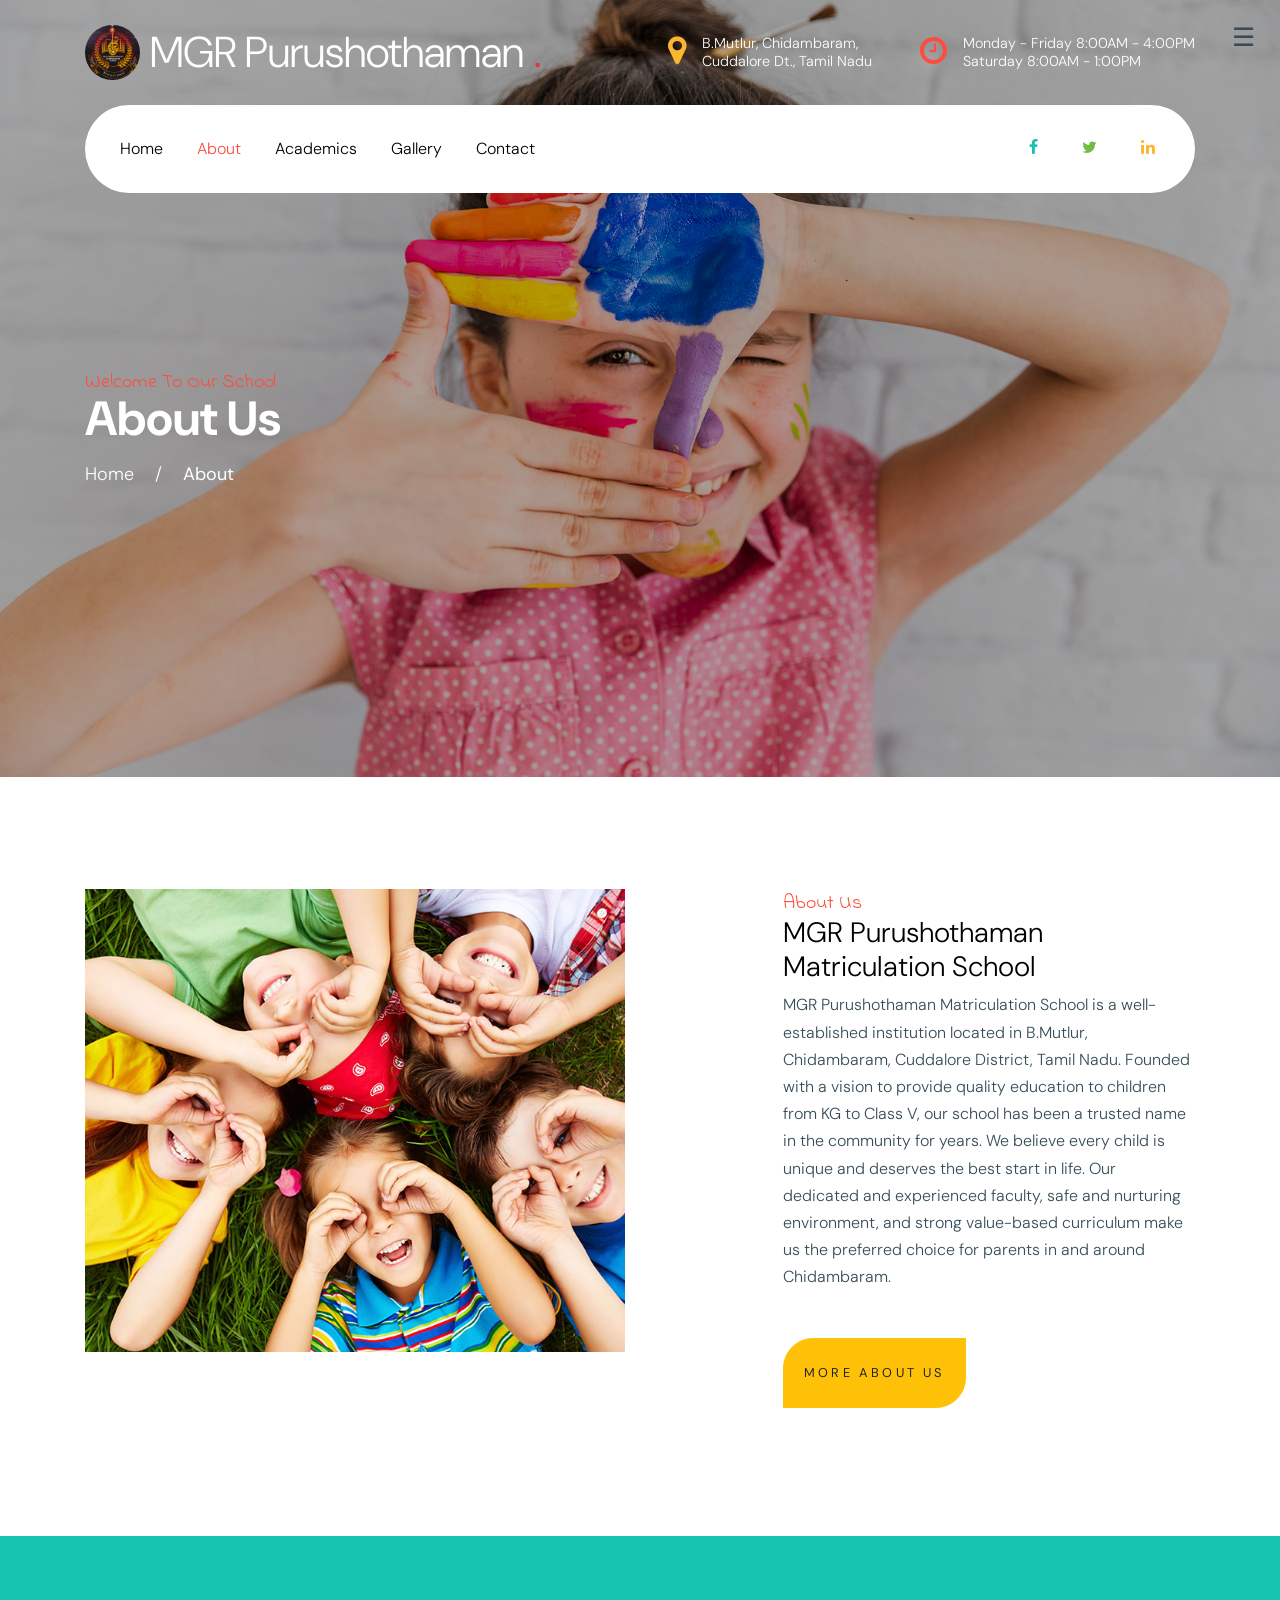
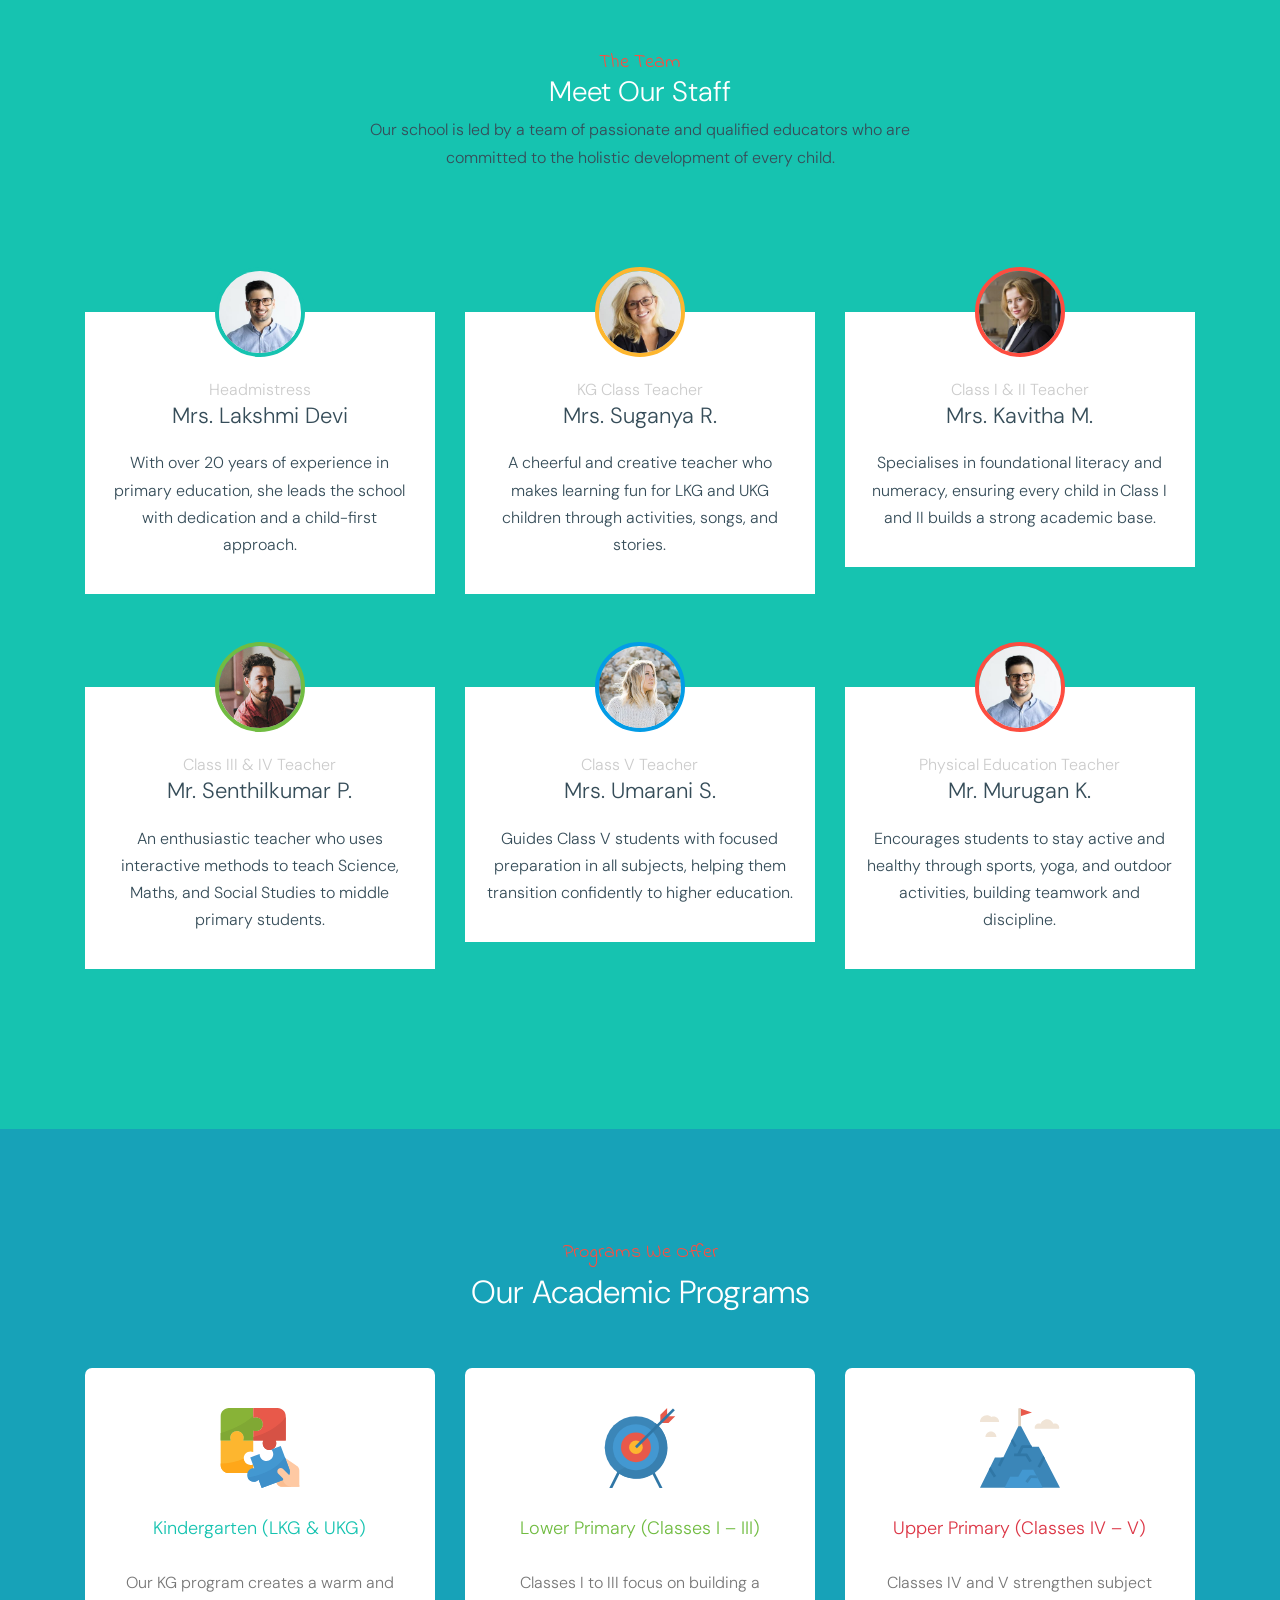
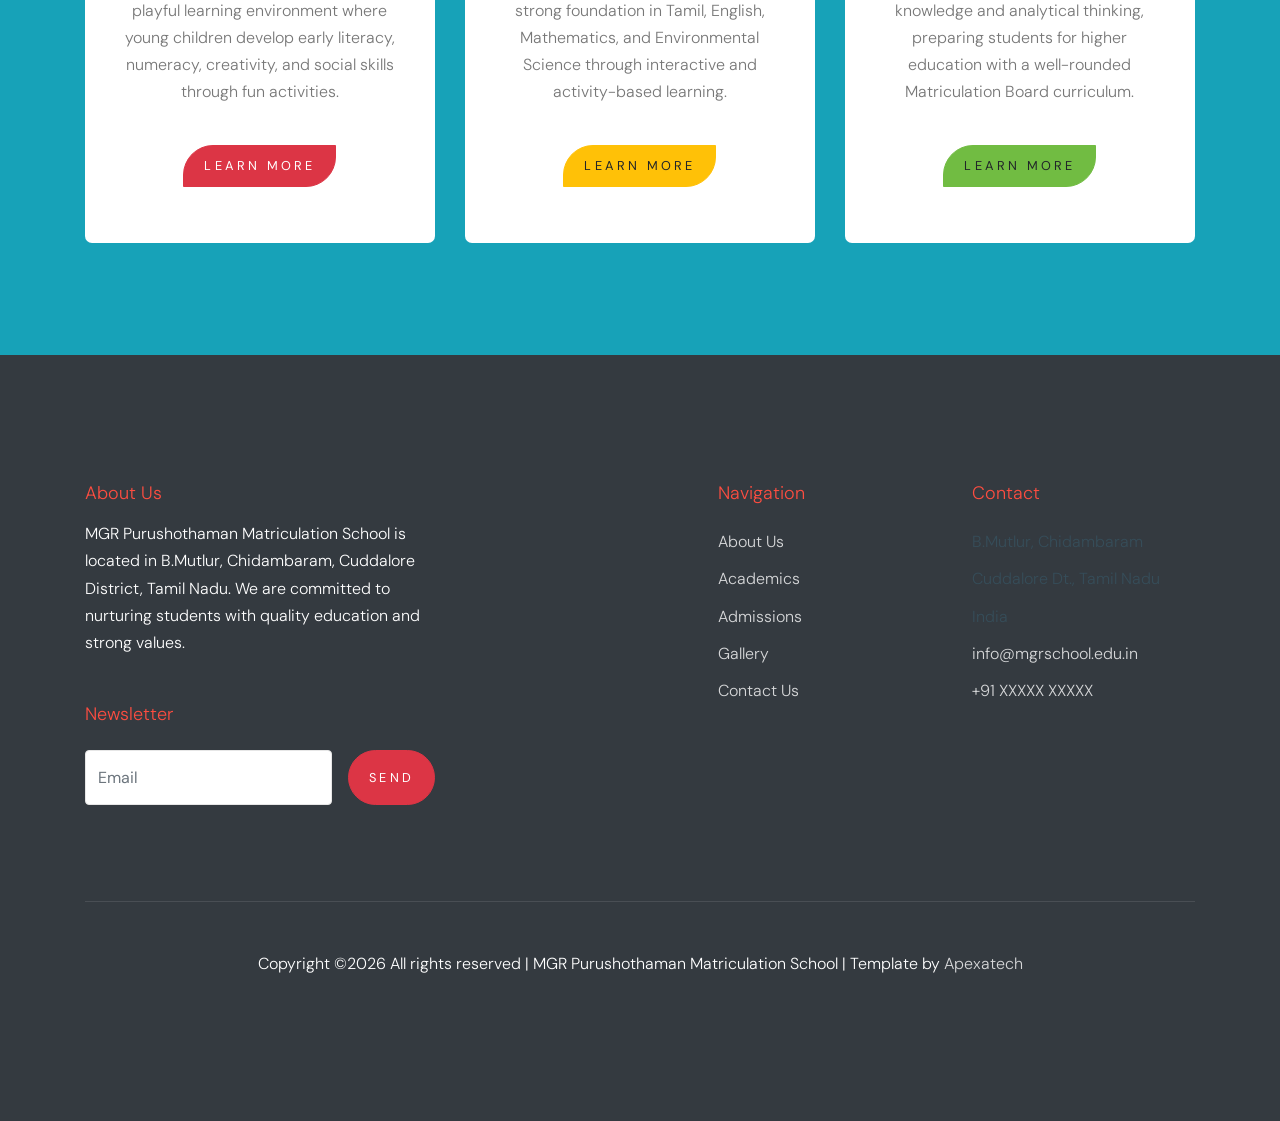
<file: about.html>
<!doctype html>
<html lang="en">

  <head>
    <title>About Us &mdash; MGR Purushothaman Matriculation School</title>
    <meta charset="utf-8">
    <meta name="viewport" content="width=device-width, initial-scale=1, shrink-to-fit=no">

    <link href="https://fonts.googleapis.com/css?family=DM+Sans:300,400,700|Indie+Flower" rel="stylesheet">
    

    <link rel="stylesheet" href="fonts/icomoon/style.css">

    <link rel="stylesheet" href="css/bootstrap.min.css">
    <link rel="stylesheet" href="css/bootstrap-datepicker.css">
    <link rel="stylesheet" href="css/jquery.fancybox.min.css">
    <link rel="stylesheet" href="css/owl.carousel.min.css">
    <link rel="stylesheet" href="css/owl.theme.default.min.css">
    <link rel="stylesheet" href="fonts/flaticon/font/flaticon.css">
    <link rel="stylesheet" href="css/aos.css">

    <!-- MAIN CSS -->
    <link rel="stylesheet" href="css/style.css">

  </head>

  <body data-spy="scroll" data-target=".site-navbar-target" data-offset="300">

    
    <div class="site-wrap" id="home-section">

      <div class="site-mobile-menu site-navbar-target">
        <div class="site-mobile-menu-header">
          <div class="site-mobile-menu-close mt-3">
            <span class="icon-close2 js-menu-toggle"></span>
          </div>
        </div>
        <div class="site-mobile-menu-body"></div>
      </div>



      <header class="site-navbar site-navbar-target" role="banner">

        <div class="container mb-3">
          <div class="d-flex align-items-center">
            <div class="site-logo mr-auto">
              <a href="index.html" style="display:flex; align-items:center; gap:10px;">
                <img src="images/school_logo.jpeg" alt="MGR Purushothaman School Logo" style="height:55px; width:55px; object-fit:contain; border-radius:50%;">
                MGR Purushothaman<span class="text-primary">.</span>
              </a>
            </div>
            <div class="site-quick-contact d-none d-lg-flex ml-auto ">
              <div class="d-flex site-info align-items-center mr-5">
                <span class="block-icon mr-3"><span class="icon-map-marker text-yellow"></span></span>
                <span>B.Mutlur, Chidambaram, <br> Cuddalore Dt., Tamil Nadu</span>
              </div>
              <div class="d-flex site-info align-items-center">
                <span class="block-icon mr-3"><span class="icon-clock-o"></span></span>
                <span>Monday - Friday 8:00AM - 4:00PM <br> Saturday 8:00AM - 1:00PM</span>
              </div>
              
            </div>
          </div>
        </div>


        <div class="container">
          <div class="menu-wrap d-flex align-items-center">
            <span class="d-inline-block d-lg-none"><a href="#" class="text-black site-menu-toggle js-menu-toggle py-5"><span class="icon-menu h3 text-black"></span></a></span>

              <nav class="site-navigation text-left mr-auto d-none d-lg-block" role="navigation">
                <ul class="site-menu main-menu js-clone-nav mr-auto ">
                  <li><a href="index.html" class="nav-link">Home</a></li>
                  <li class="active"><a href="about.html" class="nav-link">About</a></li>
                  <li><a href="packages.html" class="nav-link">Academics</a></li>
                  <li><a href="gallery.html" class="nav-link">Gallery</a></li>
                  <li><a href="contact.html" class="nav-link">Contact</a></li>
                </ul>
              </nav>

              <div class="top-social ml-auto">
                <a href="#"><span class="icon-facebook text-teal"></span></a>
                <a href="#"><span class="icon-twitter text-success"></span></a>
                <a href="#"><span class="icon-linkedin text-yellow"></span></a>
              </div>
          </div>
        </div>
        <!-- Login Hamburger Menu -->
<div class="login-menu">
  <div class="menu-icon" onclick="toggleLoginMenu()">&#9776;</div>

  <div class="login-dropdown" id="loginDropdown">
    <a href="#">Parents Login</a>
    <a href="#">Teachers Login</a>
    <a href="#">Management Login</a>
  </div>
</div>
      </header>

    <div class="ftco-blocks-cover-1">
      <div class="site-section-cover overlay" data-stellar-background-ratio="0.5" style="background-image: url('images/hero_1.jpg')">
        <div class="container">
          <div class="row align-items-center ">
            <div class="col-md-5 mt-5 pt-5">
              <span class="text-cursive h5 text-red">Welcome To Our School</span>
              <h1 class="mb-3 font-weight-bold text-teal">About Us</h1>
              <p><a href="index.html" class="text-white">Home</a> <span class="mx-3">/</span> <strong>About</strong></p>
            </div>
          </div>
        </div>
      </div>
    </div>

    

    <div class="site-section">
      <div class="container">
        <div class="row">
          <div class="col-md-6">
            <img src="images/img_1.jpg" alt="Image" class="img-fluid">
          </div>
          <div class="col-md-5 ml-auto pl-md-5">
            <span class="text-cursive h5 text-red">About Us</span>
            <h3 class="text-black">MGR Purushothaman Matriculation School</h3>
            <p><span>MGR Purushothaman Matriculation School is a well-established institution located in B.Mutlur, Chidambaram, Cuddalore District, Tamil Nadu. Founded with a vision to provide quality education to children from KG to Class V, our school has been a trusted name in the community for years.</span><span> We believe every child is unique and deserves the best start in life. Our dedicated and experienced faculty, safe and nurturing environment, and strong value-based curriculum make us the preferred choice for parents in and around Chidambaram.</span></p>

            <p class="mt-5"><a href="#" class="btn btn-warning py-4 btn-custom-1">More About Us</a></p>
          </div>
        </div>
      </div>
    </div>

    <div class="site-section bg-teal">
      <div class="container">
        <div class="row justify-content-center text-center mb-5 section-2-title">
          <div class="col-md-6">
            <span class="text-cursive h5 text-red">The Team</span>
            <h3 class="text-white text-center">Meet Our Staff</h3>
            <p class="mb-5">Our school is led by a team of passionate and qualified educators who are committed to the holistic development of every child.</p>
          </div>
        </div>
        <div class="row align-items-stretch">

          <div class="col-lg-4 col-md-6 mb-5">
            <div class="post-entry-1 h-100 person-1 teal">
              <img src="images/person_1.jpg" alt="Image" class="img-fluid">
              <div class="post-entry-1-contents">
                <span class="meta">Headmistress</span>
                <h2>Mrs. Lakshmi Devi</h2>
                <p>With over 20 years of experience in primary education, she leads the school with dedication and a child-first approach.</p>
              </div>
            </div>
          </div>

          <div class="col-lg-4 col-md-6 mb-5">
            <div class="post-entry-1 h-100 person-1 yellow">
              <img src="images/person_2.jpg" alt="Image" class="img-fluid">
              <div class="post-entry-1-contents">
                <span class="meta">KG Class Teacher</span>
                <h2>Mrs. Suganya R.</h2>
                <p>A cheerful and creative teacher who makes learning fun for LKG and UKG children through activities, songs, and stories.</p>
              </div>
            </div>
          </div>

          <div class="col-lg-4 col-md-6 mb-5">
            <div class="post-entry-1 h-100 person-1 red">
              <img src="images/person_3.jpg" alt="Image" class="img-fluid">
              <div class="post-entry-1-contents">
                <span class="meta">Class I & II Teacher</span>
                <h2>Mrs. Kavitha M.</h2>
                <p>Specialises in foundational literacy and numeracy, ensuring every child in Class I and II builds a strong academic base.</p>
              </div>
            </div>
          </div>

          <div class="col-lg-4 col-md-6 mb-5">
            <div class="post-entry-1 h-100 person-1 green">
              <img src="images/person_4.jpg" alt="Image" class="img-fluid">
              <div class="post-entry-1-contents">
                <span class="meta">Class III & IV Teacher</span>
                <h2>Mr. Senthilkumar P.</h2>
                <p>An enthusiastic teacher who uses interactive methods to teach Science, Maths, and Social Studies to middle primary students.</p>
              </div>
            </div>
          </div>

          <div class="col-lg-4 col-md-6 mb-5">
            <div class="post-entry-1 h-100 person-1 blue">
              <img src="images/person_5.jpg" alt="Image" class="img-fluid">
              <div class="post-entry-1-contents">
                <span class="meta">Class V Teacher</span>
                <h2>Mrs. Umarani S.</h2>
                <p>Guides Class V students with focused preparation in all subjects, helping them transition confidently to higher education.</p>
              </div>
            </div>
          </div>

          <div class="col-lg-4 col-md-6 mb-5">
            <div class="post-entry-1 h-100 person-1 red">
              <img src="images/person_1.jpg" alt="Image" class="img-fluid">
              <div class="post-entry-1-contents">
                <span class="meta">Physical Education Teacher</span>
                <h2>Mr. Murugan K.</h2>
                <p>Encourages students to stay active and healthy through sports, yoga, and outdoor activities, building teamwork and discipline.</p>
              </div>
            </div>
          </div>

        </div>
      </div>
    </div>
    
    
    <div class="site-section bg-info">
      <div class="container">
        <div class="row mb-5">
          <div class="col-12 text-center">
            <span class="text-cursive h5 text-red d-block">Programs We Offer</span>
            <h2 class="text-white">Our Academic Programs</h2>
          </div>
        </div>
        <div class="row">
          <div class="col-lg-4">
            <div class="package text-center bg-white">
              <span class="img-wrap"><img src="images/flaticon/svg/001-jigsaw.svg" alt="Image" class="img-fluid"></span>
              <h3 class="text-teal">Kindergarten (LKG & UKG)</h3>
              <p>Our KG program creates a warm and playful learning environment where young children develop early literacy, numeracy, creativity, and social skills through fun activities.</p>
              <p><a href="#" class="btn btn-primary btn-custom-1 mt-4">Learn More</a></p>
            </div>
          </div>
          <div class="col-lg-4">
            <div class="package text-center bg-white">
              <span class="img-wrap"><img src="images/flaticon/svg/002-target.svg" alt="Image" class="img-fluid"></span>
              <h3 class="text-success">Lower Primary (Classes I – III)</h3>
              <p>Classes I to III focus on building a strong foundation in Tamil, English, Mathematics, and Environmental Science through interactive and activity-based learning.</p>
              <p><a href="#" class="btn btn-warning btn-custom-1 mt-4">Learn More</a></p>
            </div>
          </div>
          <div class="col-lg-4">
            <div class="package text-center bg-white">
              <span class="img-wrap"><img src="images/flaticon/svg/003-mission.svg" alt="Image" class="img-fluid"></span>
              <h3 class="text-danger">Upper Primary (Classes IV – V)</h3>
              <p>Classes IV and V strengthen subject knowledge and analytical thinking, preparing students for higher education with a well-rounded Matriculation Board curriculum.</p>
              <p><a href="#" class="btn btn-success btn-custom-1 mt-4">Learn More</a></p>
            </div>
          </div>
        </div>
      </div>
    </div>

    

    <footer class="site-footer">
      <div class="container">
        <div class="row">
          <div class="col-lg-4">
            <h2 class="footer-heading mb-3">About Us</h2>
                <p class="mb-5">MGR Purushothaman Matriculation School is located in B.Mutlur, Chidambaram, Cuddalore District, Tamil Nadu. We are committed to nurturing students with quality education and strong values.</p>

                <h2 class="footer-heading mb-4">Newsletter</h2>
                <form action="#" class="d-flex" class="subscribe">
                  <input type="text" class="form-control mr-3" placeholder="Email">
                  <input type="submit" value="Send" class="btn btn-primary">
                </form>
          </div>
          <div class="col-lg-8 ml-auto">
            <div class="row">
              <div class="col-lg-4 ml-auto">
                <h2 class="footer-heading mb-4">Navigation</h2>
                <ul class="list-unstyled">
                  <li><a href="#">About Us</a></li>
                  <li><a href="#">Academics</a></li>
                  <li><a href="#">Admissions</a></li>
                  <li><a href="#">Gallery</a></li>
                  <li><a href="#">Contact Us</a></li>
                </ul>
              </div>
              <div class="col-lg-4">
                <h2 class="footer-heading mb-4">Contact</h2>
                <ul class="list-unstyled">
                  <li>B.Mutlur, Chidambaram</li>
                  <li>Cuddalore Dt., Tamil Nadu</li>
                  <li>India</li>
                  <li><a href="#">info@mgrschool.edu.in</a></li>
                  <li><a href="#">+91 XXXXX XXXXX</a></li>
                </ul>
              </div>
            </div>
          </div>
        </div>
        <div class="row pt-5 mt-5 text-center">
          <div class="col-md-12">
            <div class="border-top pt-5">
              <p>
            <!-- Link back to Colorlib can't be removed. Template is licensed under CC BY 3.0. -->
            Copyright &copy;<script>document.write(new Date().getFullYear());</script> All rights reserved | MGR Purushothaman Matriculation School | Template by <a href="https://apexatech.in" target="_blank">Apexatech</a>
            <!-- Link back to Colorlib can't be removed. Template is licensed under CC BY 3.0. -->
            </p>
            </div>
          </div>
        </div>
      </div>
    </footer>

    </div>

    <script src="js/jquery-3.3.1.min.js"></script>
    <script src="js/jquery-migrate-3.0.0.js"></script>
    <script src="js/popper.min.js"></script>
    <script src="js/bootstrap.min.js"></script>
    <script src="js/owl.carousel.min.js"></script>
    <script src="js/jquery.sticky.js"></script>
    <script src="js/jquery.waypoints.min.js"></script>
    <script src="js/jquery.animateNumber.min.js"></script>
    <script src="js/jquery.fancybox.min.js"></script>
    <script src="js/jquery.stellar.min.js"></script>
    <script src="js/jquery.easing.1.3.js"></script>
    <script src="js/bootstrap-datepicker.min.js"></script>
    <script src="js/aos.js"></script>

    <script src="js/main.js"></script>
    <script>
function toggleLoginMenu() {
  var menu = document.getElementById("loginDropdown");
  menu.style.display = (menu.style.display === "block") ? "none" : "block";
}

window.onclick = function(e) {
  if (!e.target.matches('.menu-icon')) {
    var dropdown = document.getElementById("loginDropdown");
    if (dropdown) dropdown.style.display = "none";
  }
}
</script>
  </body>

</html>
</file>
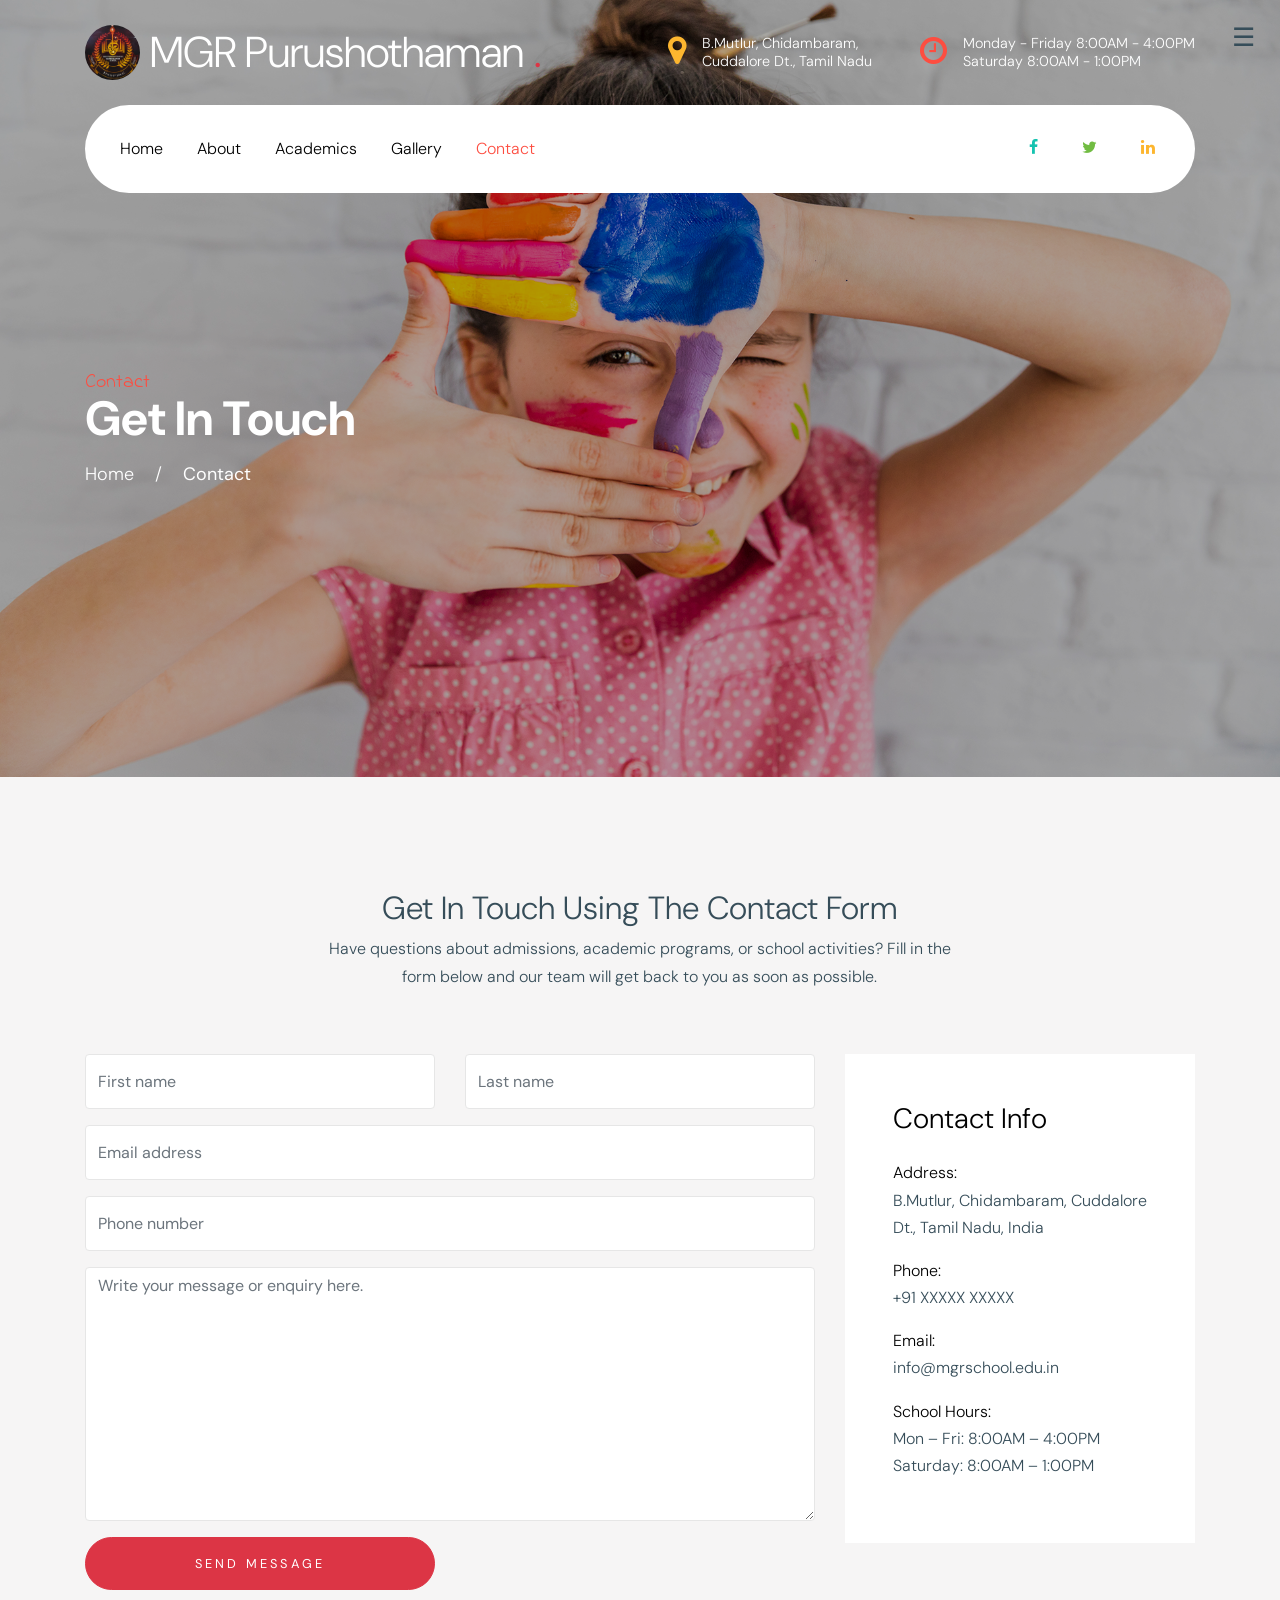
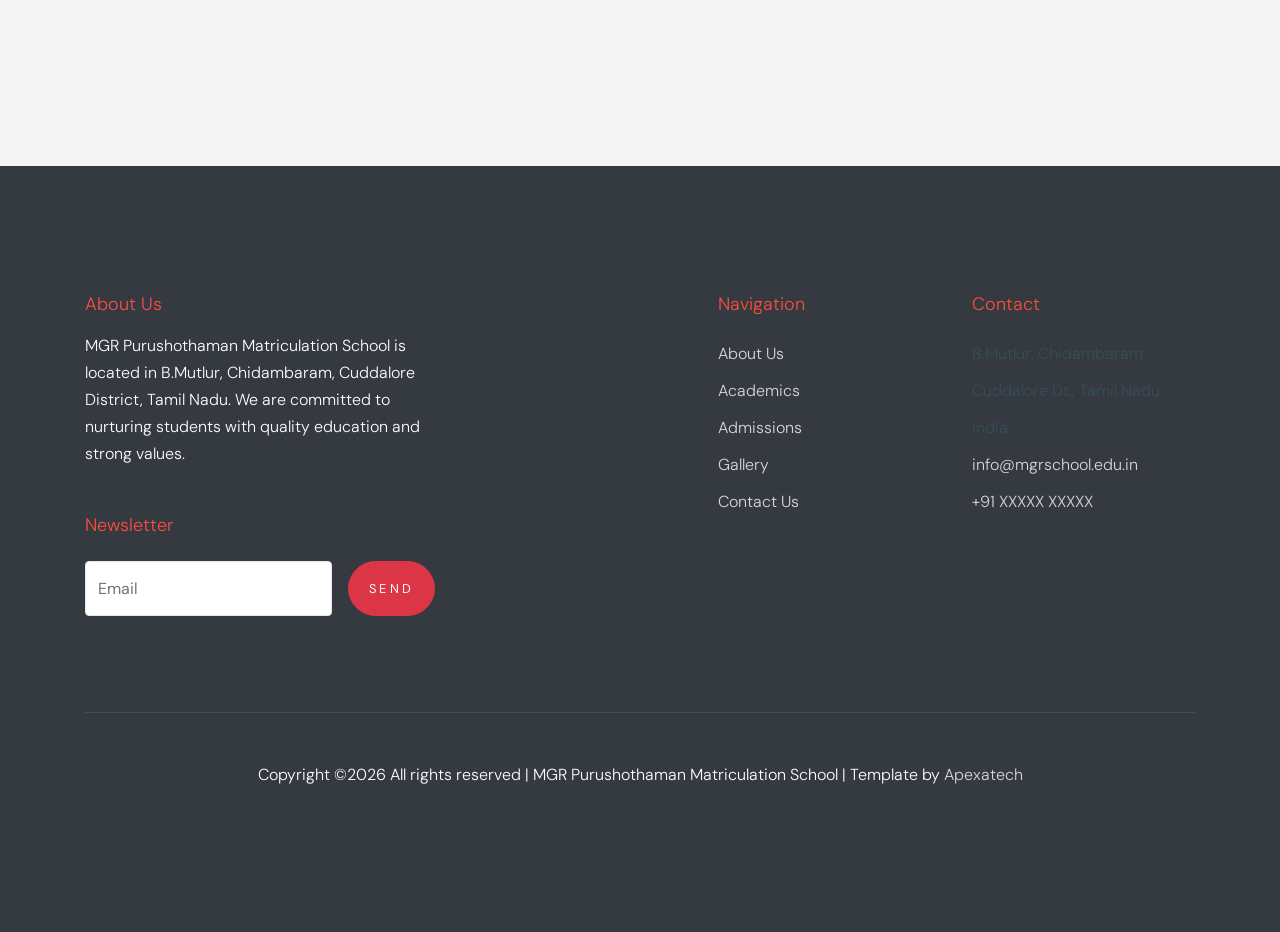
<file: contact.html>
<!doctype html>
<html lang="en">

  <head>
    <title>Contact Us &mdash; MGR Purushothaman Matriculation School</title>
    <meta charset="utf-8">
    <meta name="viewport" content="width=device-width, initial-scale=1, shrink-to-fit=no">

    <link href="https://fonts.googleapis.com/css?family=DM+Sans:300,400,700|Indie+Flower" rel="stylesheet">
    

    <link rel="stylesheet" href="fonts/icomoon/style.css">

    <link rel="stylesheet" href="css/bootstrap.min.css">
    <link rel="stylesheet" href="css/bootstrap-datepicker.css">
    <link rel="stylesheet" href="css/jquery.fancybox.min.css">
    <link rel="stylesheet" href="css/owl.carousel.min.css">
    <link rel="stylesheet" href="css/owl.theme.default.min.css">
    <link rel="stylesheet" href="fonts/flaticon/font/flaticon.css">
    <link rel="stylesheet" href="css/aos.css">

    <!-- MAIN CSS -->
    <link rel="stylesheet" href="css/style.css">

  </head>

  <body data-spy="scroll" data-target=".site-navbar-target" data-offset="300">

    
    <div class="site-wrap" id="home-section">

      <div class="site-mobile-menu site-navbar-target">
        <div class="site-mobile-menu-header">
          <div class="site-mobile-menu-close mt-3">
            <span class="icon-close2 js-menu-toggle"></span>
          </div>
        </div>
        <div class="site-mobile-menu-body"></div>
      </div>



      <header class="site-navbar site-navbar-target" role="banner">

        <div class="container mb-3">
          <div class="d-flex align-items-center">
            <div class="site-logo mr-auto">
              <a href="index.html" style="display:flex; align-items:center; gap:10px;">
                <img src="images/school_logo.jpeg" alt="MGR Purushothaman School Logo" style="height:55px; width:55px; object-fit:contain; border-radius:50%;">
                MGR Purushothaman<span class="text-primary">.</span>
              </a>
            </div>
            <div class="site-quick-contact d-none d-lg-flex ml-auto ">
              <div class="d-flex site-info align-items-center mr-5">
                <span class="block-icon mr-3"><span class="icon-map-marker text-yellow"></span></span>
                <span>B.Mutlur, Chidambaram, <br> Cuddalore Dt., Tamil Nadu</span>
              </div>
              <div class="d-flex site-info align-items-center">
                <span class="block-icon mr-3"><span class="icon-clock-o"></span></span>
                <span>Monday - Friday 8:00AM - 4:00PM <br> Saturday 8:00AM - 1:00PM</span>
              </div>
              
            </div>
          </div>
        </div>


        <div class="container">
          <div class="menu-wrap d-flex align-items-center">
            <span class="d-inline-block d-lg-none"><a href="#" class="text-black site-menu-toggle js-menu-toggle py-5"><span class="icon-menu h3 text-black"></span></a></span>

              <nav class="site-navigation text-left mr-auto d-none d-lg-block" role="navigation">
                <ul class="site-menu main-menu js-clone-nav mr-auto ">
                  <li><a href="index.html" class="nav-link">Home</a></li>
                  <li><a href="about.html" class="nav-link">About</a></li>
                  <li><a href="packages.html" class="nav-link">Academics</a></li>
                  <li><a href="gallery.html" class="nav-link">Gallery</a></li>
                  <li class="active"><a href="contact.html" class="nav-link">Contact</a></li>
                </ul>
              </nav>

              <div class="top-social ml-auto">
                <a href="#"><span class="icon-facebook text-teal"></span></a>
                <a href="#"><span class="icon-twitter text-success"></span></a>
                <a href="#"><span class="icon-linkedin text-yellow"></span></a>
              </div>
          </div>
        </div>
        <!-- Login Hamburger Menu -->
<div class="login-menu">
  <div class="menu-icon" onclick="toggleLoginMenu()">&#9776;</div>

  <div class="login-dropdown" id="loginDropdown">
    <a href="#">Parents Login</a>
    <a href="#">Teachers Login</a>
    <a href="#">Management Login</a>
  </div>
</div>
      </header>

    <div class="ftco-blocks-cover-1">
      <div class="site-section-cover overlay" data-stellar-background-ratio="0.5" style="background-image: url('images/hero_1.jpg')">
        <div class="container">
          <div class="row align-items-center ">
            <div class="col-md-5 mt-5 pt-5">
              <span class="text-cursive h5 text-red">Contact</span>
              <h1 class="mb-3 font-weight-bold text-teal">Get In Touch</h1>
              <p><a href="index.html" class="text-white">Home</a> <span class="mx-3">/</span> <strong>Contact</strong></p>
            </div>
          </div>
        </div>
      </div>
    </div>


    <div class="site-section bg-light" id="contact-section">
      <div class="container">
        <div class="row justify-content-center text-center">
          <div class="col-7 text-center mb-5">
            <h2>Get In Touch Using The Contact Form</h2>
            <p>Have questions about admissions, academic programs, or school activities? Fill in the form below and our team will get back to you as soon as possible.</p>
          </div>
        </div>
        <div class="row">
          <div class="col-lg-8 mb-5">
            <form action="#" method="post">
              <div class="form-group row">
                <div class="col-md-6 mb-4 mb-lg-0">
                  <input type="text" class="form-control" placeholder="First name">
                </div>
                <div class="col-md-6">
                  <input type="text" class="form-control" placeholder="Last name">
                </div>
              </div>

              <div class="form-group row">
                <div class="col-md-12">
                  <input type="text" class="form-control" placeholder="Email address">
                </div>
              </div>

              <div class="form-group row">
                <div class="col-md-12">
                  <input type="text" class="form-control" placeholder="Phone number">
                </div>
              </div>

              <div class="form-group row">
                <div class="col-md-12">
                  <textarea name="" id="" class="form-control" placeholder="Write your message or enquiry here." cols="30" rows="10"></textarea>
                </div>
              </div>
              <div class="form-group row">
                <div class="col-md-6 mr-auto">
                  <input type="submit" class="btn btn-block btn-primary text-white py-3 px-5" value="Send Message">
                </div>
              </div>
            </form>
          </div>
          <div class="col-lg-4 ml-auto">
            <div class="bg-white p-3 p-md-5">
              <h3 class="text-black mb-4">Contact Info</h3>
              <ul class="list-unstyled footer-link">
                <li class="d-block mb-3">
                  <span class="d-block text-black">Address:</span>
                  <span>B.Mutlur, Chidambaram, Cuddalore Dt., Tamil Nadu, India</span>
                </li>
                <li class="d-block mb-3">
                  <span class="d-block text-black">Phone:</span>
                  <span>+91 XXXXX XXXXX</span>
                </li>
                <li class="d-block mb-3">
                  <span class="d-block text-black">Email:</span>
                  <span>info@mgrschool.edu.in</span>
                </li>
                <li class="d-block mb-3">
                  <span class="d-block text-black">School Hours:</span>
                  <span>Mon – Fri: 8:00AM – 4:00PM <br> Saturday: 8:00AM – 1:00PM</span>
                </li>
              </ul>
            </div>
          </div>
        </div>
      </div>
    </div>



    

    <footer class="site-footer">
      <div class="container">
        <div class="row">
          <div class="col-lg-4">
            <h2 class="footer-heading mb-3">About Us</h2>
                <p class="mb-5">MGR Purushothaman Matriculation School is located in B.Mutlur, Chidambaram, Cuddalore District, Tamil Nadu. We are committed to nurturing students with quality education and strong values.</p>

                <h2 class="footer-heading mb-4">Newsletter</h2>
                <form action="#" class="d-flex" class="subscribe">
                  <input type="text" class="form-control mr-3" placeholder="Email">
                  <input type="submit" value="Send" class="btn btn-primary">
                </form>
          </div>
          <div class="col-lg-8 ml-auto">
            <div class="row">
              <div class="col-lg-4 ml-auto">
                <h2 class="footer-heading mb-4">Navigation</h2>
                <ul class="list-unstyled">
                  <li><a href="#">About Us</a></li>
                  <li><a href="#">Academics</a></li>
                  <li><a href="#">Admissions</a></li>
                  <li><a href="#">Gallery</a></li>
                  <li><a href="#">Contact Us</a></li>
                </ul>
              </div>
              <div class="col-lg-4">
                <h2 class="footer-heading mb-4">Contact</h2>
                <ul class="list-unstyled">
                  <li>B.Mutlur, Chidambaram</li>
                  <li>Cuddalore Dt., Tamil Nadu</li>
                  <li>India</li>
                  <li><a href="#">info@mgrschool.edu.in</a></li>
                  <li><a href="#">+91 XXXXX XXXXX</a></li>
                </ul>
              </div>
            </div>
          </div>
        </div>
        <div class="row pt-5 mt-5 text-center">
          <div class="col-md-12">
            <div class="border-top pt-5">
              <p>
            <!-- Link back to Colorlib can't be removed. Template is licensed under CC BY 3.0. -->
            Copyright &copy;<script>document.write(new Date().getFullYear());</script> All rights reserved | MGR Purushothaman Matriculation School | Template by <a href="https://apexatech.in" target="_blank">Apexatech</a>
            <!-- Link back to Colorlib can't be removed. Template is licensed under CC BY 3.0. -->
            </p>
            </div>
          </div>
        </div>
      </div>
    </footer>

    </div>

    <script src="js/jquery-3.3.1.min.js"></script>
    <script src="js/jquery-migrate-3.0.0.js"></script>
    <script src="js/popper.min.js"></script>
    <script src="js/bootstrap.min.js"></script>
    <script src="js/owl.carousel.min.js"></script>
    <script src="js/jquery.sticky.js"></script>
    <script src="js/jquery.waypoints.min.js"></script>
    <script src="js/jquery.animateNumber.min.js"></script>
    <script src="js/jquery.fancybox.min.js"></script>
    <script src="js/jquery.stellar.min.js"></script>
    <script src="js/jquery.easing.1.3.js"></script>
    <script src="js/bootstrap-datepicker.min.js"></script>
    <script src="js/aos.js"></script>

    <script src="js/main.js"></script>

    <script>
      $(document).ready(function(){
        $('.nonloop-block-13').owlCarousel({
          items: 1,
          loop: true,
          autoplay: true,
          autoplayTimeout: 4000,
          autoplayHoverPause: true,
          animateOut: 'fadeOut',
          animateIn: 'fadeIn',
          nav: true,
          dots: true,
          navText: ['&#8592;','&#8594;'],
          responsive: {
            0:   { items: 1 },
            600: { items: 1 },
            1000:{ items: 1 }
          }
        });
      });
    </script>
    <script>
function toggleLoginMenu() {
  var menu = document.getElementById("loginDropdown");
  menu.style.display = (menu.style.display === "block") ? "none" : "block";
}

window.onclick = function(e) {
  if (!e.target.matches('.menu-icon')) {
    var dropdown = document.getElementById("loginDropdown");
    if (dropdown) dropdown.style.display = "none";
  }
}
</script>
  </body>

</html>
</file>
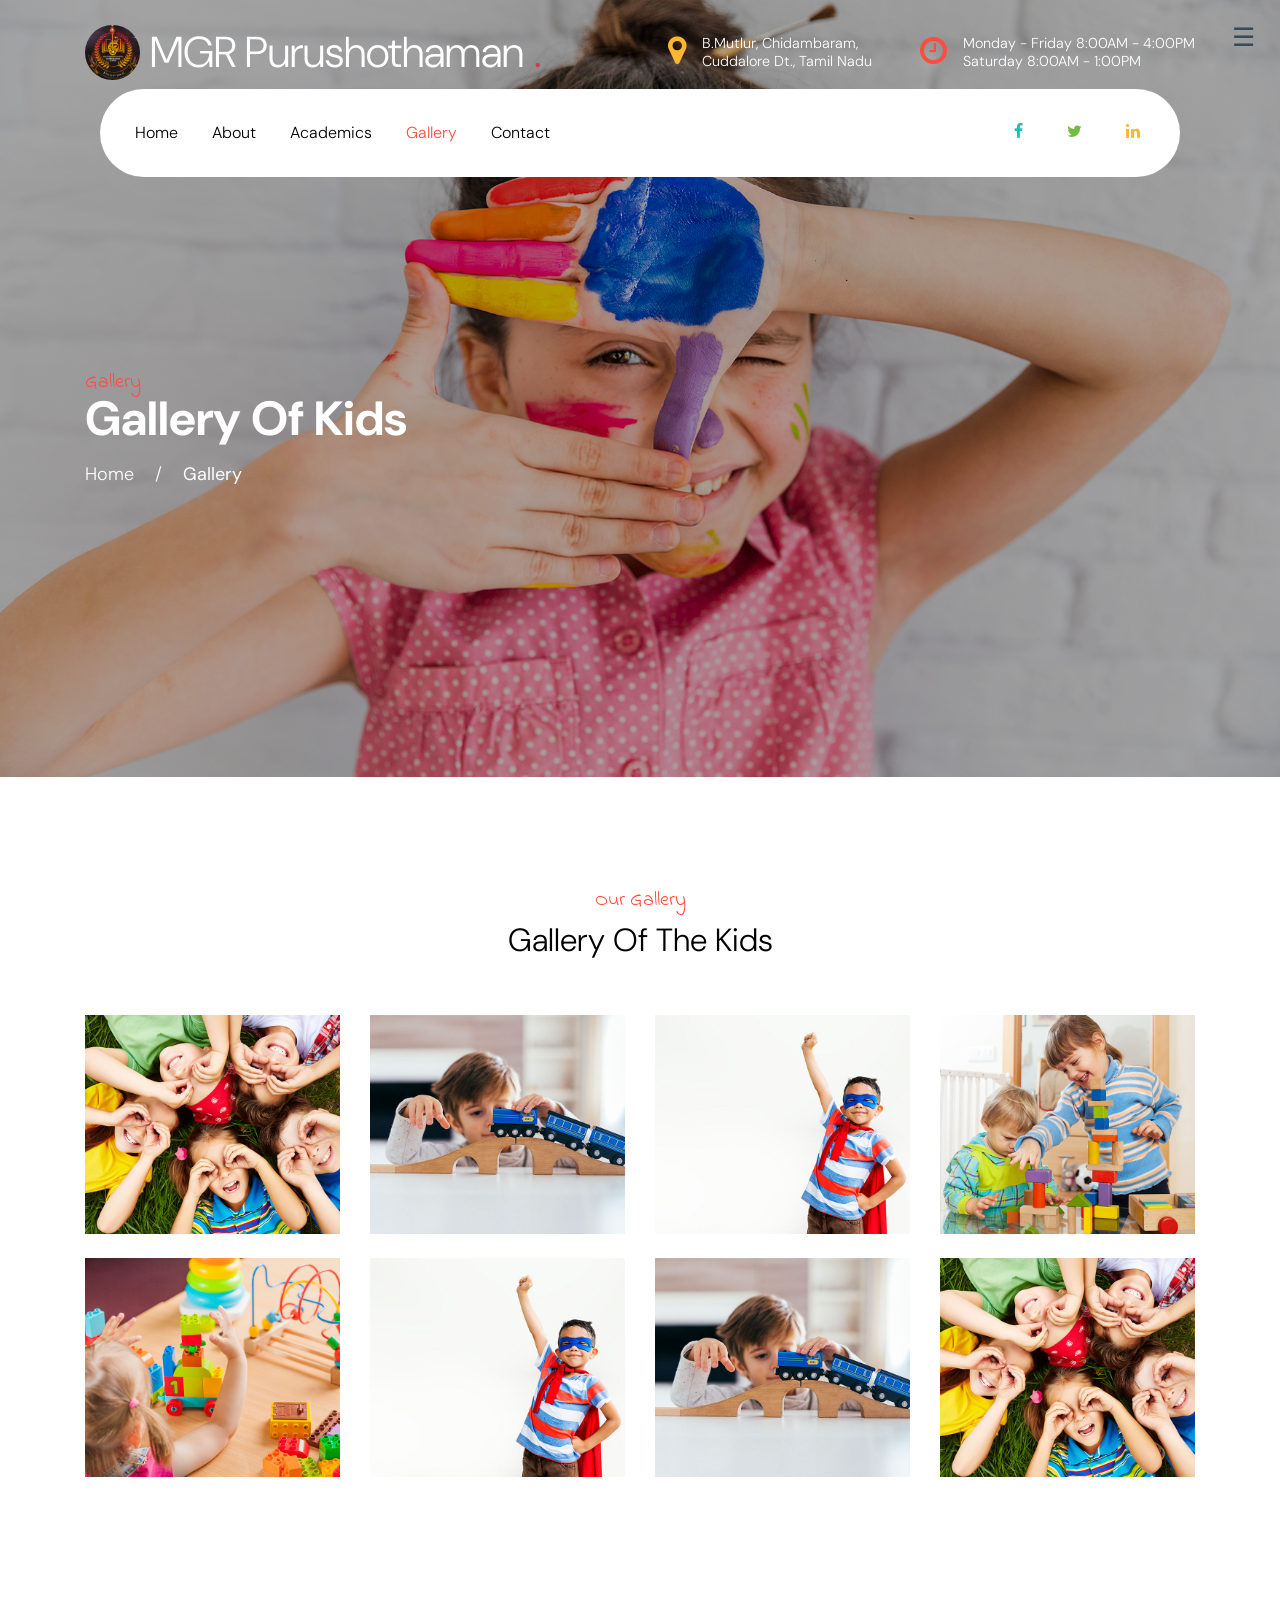
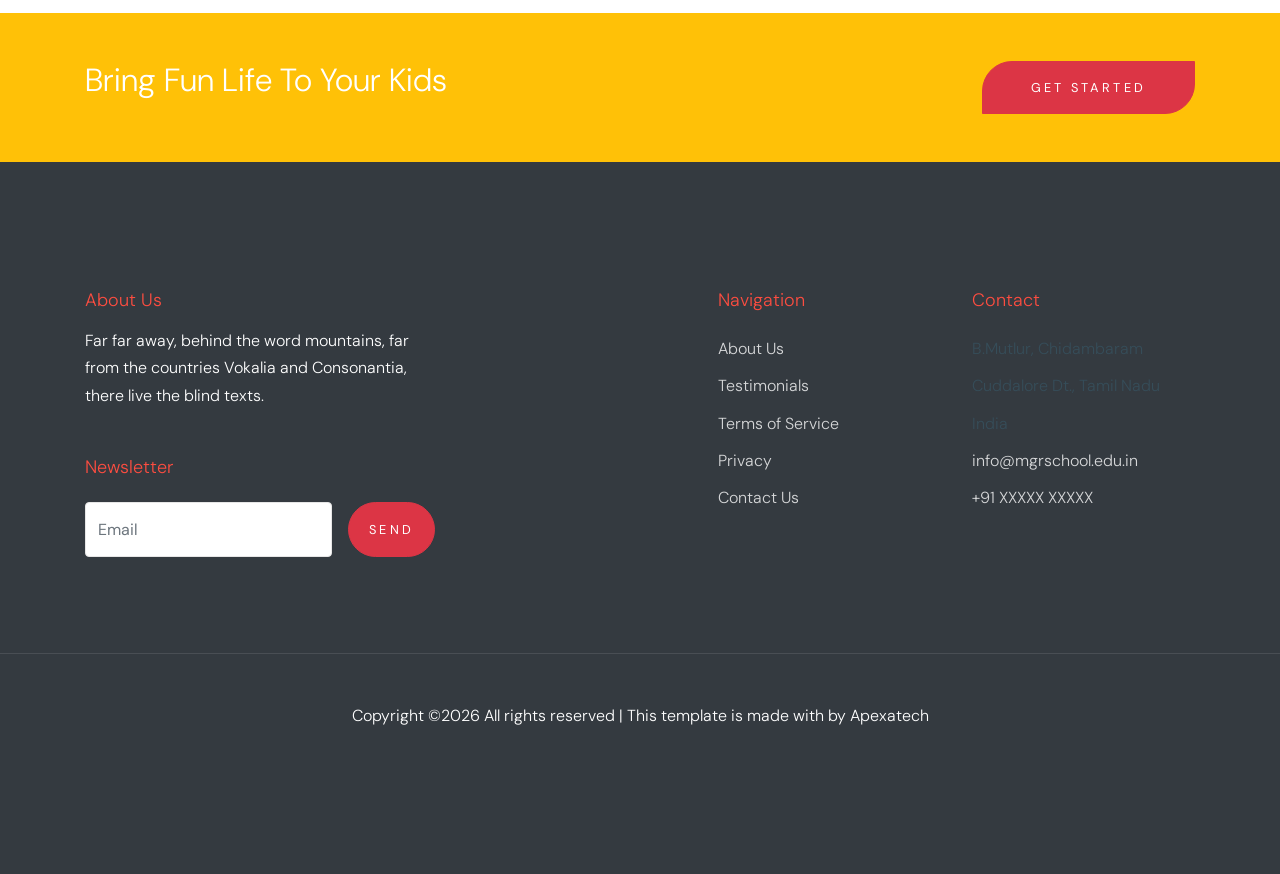
<file: gallery.html>
<!doctype html>
<html lang="en">

  <head>
    <title>Kiddy &mdash; Website Template by Colorlib</title>
    <meta charset="utf-8">
    <meta name="viewport" content="width=device-width, initial-scale=1, shrink-to-fit=no">

    <link href="https://fonts.googleapis.com/css?family=DM+Sans:300,400,700|Indie+Flower" rel="stylesheet">
    

    <link rel="stylesheet" href="fonts/icomoon/style.css">

    <link rel="stylesheet" href="css/bootstrap.min.css">
    <link rel="stylesheet" href="css/bootstrap-datepicker.css">
    <link rel="stylesheet" href="css/jquery.fancybox.min.css">
    <link rel="stylesheet" href="css/owl.carousel.min.css">
    <link rel="stylesheet" href="css/owl.theme.default.min.css">
    <link rel="stylesheet" href="fonts/flaticon/font/flaticon.css">
    <link rel="stylesheet" href="css/aos.css">

    <!-- MAIN CSS -->
    <link rel="stylesheet" href="css/style.css">

  </head>

  <body data-spy="scroll" data-target=".site-navbar-target" data-offset="300">

    
    <div class="site-wrap" id="home-section">

      <div class="site-mobile-menu site-navbar-target">
        <div class="site-mobile-menu-header">
          <div class="site-mobile-menu-close mt-3">
            <span class="icon-close2 js-menu-toggle"></span>
          </div>
        </div>
        <div class="site-mobile-menu-body"></div>
      </div>



      <header class="site-navbar site-navbar-target" role="banner">

       <div class="container mb-3">
          <div class="d-flex align-items-center">
            <div class="site-logo mr-auto">
              <a href="index.html" style="display:flex; align-items:center; gap:10px;">
                <img src="images/school_logo.jpeg" alt="MGR Purushothaman School Logo" style="height:55px; width:55px; object-fit:contain; border-radius:50%;">
                MGR Purushothaman<span class="text-primary">.</span>
              </a>
            </div>
            <div class="site-quick-contact d-none d-lg-flex ml-auto ">
              <div class="d-flex site-info align-items-center mr-5">
                <span class="block-icon mr-3"><span class="icon-map-marker text-yellow"></span></span>
                <span>B.Mutlur, Chidambaram, <br> Cuddalore Dt., Tamil Nadu</span>
              </div>
              <div class="d-flex site-info align-items-center">
                <span class="block-icon mr-3"><span class="icon-clock-o"></span></span>
                <span>Monday - Friday 8:00AM - 4:00PM <br> Saturday 8:00AM - 1:00PM</span>
              </div>
          </div>
        </div>


        <div class="container">
          <div class="menu-wrap d-flex align-items-center">
            <span class="d-inline-block d-lg-none"><a href="#" class="text-black site-menu-toggle js-menu-toggle py-5"><span class="icon-menu h3 text-black"></span></a></span>

              

              <nav class="site-navigation text-left mr-auto d-none d-lg-block" role="navigation">
                <ul class="site-menu main-menu js-clone-nav mr-auto ">
                  <li><a href="index.html" class="nav-link">Home</a></li>
                  <li><a href="about.html" class="nav-link">About</a></li>
                  <li><a href="packages.html" class="nav-link">Academics</a></li>
                  <li class="active"><a href="gallery.html" class="nav-link">Gallery</a></li>
                  <li><a href="contact.html" class="nav-link">Contact</a></li>
                </ul>
              </nav>

              <div class="top-social ml-auto">
                <a href="#"><span class="icon-facebook text-teal"></span></a>
                <a href="#"><span class="icon-twitter text-success"></span></a>
                <a href="#"><span class="icon-linkedin text-yellow"></span></a>
              </div>
          </div>
        </div>
        <!-- Login Hamburger Menu -->
<div class="login-menu">
  <div class="menu-icon" onclick="toggleLoginMenu()">&#9776;</div>

  <div class="login-dropdown" id="loginDropdown">
    <a href="#">Parents Login</a>
    <a href="#">Teachers Login</a>
    <a href="#">Management Login</a>
  </div>
</div>
       

      </header>

    <div class="ftco-blocks-cover-1">
       <!-- data-stellar-background-ratio="0.5" style="background-image: url('images/hero_1.jpg')" -->
      <div class="site-section-cover overlay" data-stellar-background-ratio="0.5" style="background-image: url('images/hero_1.jpg')">
        <div class="container">
          <div class="row align-items-center ">

            <div class="col-md-5 mt-5 pt-5">
              <span class="text-cursive h5 text-red">Gallery</span>
              <h1 class="mb-3 font-weight-bold text-teal">Gallery Of Kids</h1>
              <p><a href="index.html" class="text-white">Home</a> <span class="mx-3">/</span> <strong>Gallery</strong></p>
            </div>
            
          </div>
        </div>
      </div>
    </div>


    <div class="site-section">
      <div class="container">
        <div class="row mb-5">
          <div class="col-12 text-center">
            <span class="text-cursive h5 text-red d-block">Our Gallery</span>
            <h2 class="text-black">Gallery Of The Kids</h2>
          </div>
        </div>
        <div class="row">
          <div class="col-md-3 mb-4">
            <a href="images/img_1.jpg" data-fancybox="gal"><img src="images/img_1.jpg" alt="Image" class="img-fluid"></a>
          </div>
          <div class="col-md-3 mb-4">
            <a href="images/img_2.jpg" data-fancybox="gal"><img src="images/img_2.jpg" alt="Image" class="img-fluid"></a>
          </div>
          <div class="col-md-3 mb-4">
            <a href="images/img_3.jpg" data-fancybox="gal"><img src="images/img_3.jpg" alt="Image" class="img-fluid"></a>
          </div>
          <div class="col-md-3 mb-4">
            <a href="images/img_4.jpg" data-fancybox="gal"><img src="images/img_4.jpg" alt="Image" class="img-fluid"></a>
          </div>

          <div class="col-md-3 mb-4">
            <a href="images/img_5.jpg" data-fancybox="gal"><img src="images/img_5.jpg" alt="Image" class="img-fluid"></a>
          </div>
          <div class="col-md-3 mb-4">
            <a href="images/img_2.jpg" data-fancybox="gal"><img src="images/img_3.jpg" alt="Image" class="img-fluid"></a>
          </div>
          <div class="col-md-3 mb-4">
            <a href="images/img_2.jpg" data-fancybox="gal"><img src="images/img_2.jpg" alt="Image" class="img-fluid"></a>
          </div>
          <div class="col-md-3 mb-4">
            <img src="images/img_1.jpg" alt="Image" class="img-fluid">
          </div>
        </div>
      </div>
    </div>
    

    


    <div class="site-section py-5 bg-warning">
      <div class="container">
        <div class="row justify-content-center">
          <div class="col-md-12 d-flex">
          <h2 class="text-white m-0">Bring Fun Life To Your Kids</h2>
          <a href="#" class="btn btn-primary btn-custom-1 py-3 px-5 ml-auto">Get Started</a>
          </div>
        </div>
      </div>
    </div>
    

    <footer class="site-footer">
      <div class="container">
        <div class="row">
          <div class="col-lg-4">
            <h2 class="footer-heading mb-3">About Us</h2>
                <p class="mb-5">Far far away, behind the word mountains, far from the countries Vokalia and Consonantia, there live the blind texts. </p>

                <h2 class="footer-heading mb-4">Newsletter</h2>
                <form action="#" class="d-flex" class="subscribe">
                  <input type="text" class="form-control mr-3" placeholder="Email">
                  <input type="submit" value="Send" class="btn btn-primary">
                </form>
          </div>
          <div class="col-lg-8 ml-auto">
            <div class="row">
              <div class="col-lg-4 ml-auto">
                <h2 class="footer-heading mb-4">Navigation</h2>
                <ul class="list-unstyled">
                  <li><a href="#">About Us</a></li>
                  <li><a href="#">Testimonials</a></li>
                  <li><a href="#">Terms of Service</a></li>
                  <li><a href="#">Privacy</a></li>
                  <li><a href="#">Contact Us</a></li>
                </ul>
              </div>
              <div class="col-lg-4">
                <h2 class="footer-heading mb-4">Contact</h2>
                <ul class="list-unstyled">
                  <li>B.Mutlur, Chidambaram</li>
                  <li>Cuddalore Dt., Tamil Nadu</li>
                  <li>India</li>
                  <li><a href="#">info@mgrschool.edu.in</a></li>
                  <li><a href="#">+91 XXXXX XXXXX</a></li>
                </ul>
              </div>
                
              </div>

              
              
            </div>
          </div>
        </div>
        <div class="row pt-5 mt-5 text-center">
          <div class="col-md-12">
            <div class="border-top pt-5">
              <p>
            <!-- Link back to Colorlib can't be removed. Template is licensed under CC BY 3.0. -->
            Copyright &copy;<script>document.write(new Date().getFullYear());</script> All rights reserved | This template is made with  by <a href="https://apexatech.in" target="_blank" ></a>Apexatech</a>
            <!-- Link back to Colorlib can't be removed. Template is licensed under CC BY 3.0. -->
            </p>
            </div>
          </div>

        </div>
      </div>
    </footer>

    </div>

    <script src="js/jquery-3.3.1.min.js"></script>
    <script src="js/jquery-migrate-3.0.0.js"></script>
    <script src="js/popper.min.js"></script>
    <script src="js/bootstrap.min.js"></script>
    <script src="js/owl.carousel.min.js"></script>
    <script src="js/jquery.sticky.js"></script>
    <script src="js/jquery.waypoints.min.js"></script>
    <script src="js/jquery.animateNumber.min.js"></script>
    <script src="js/jquery.fancybox.min.js"></script>
    <script src="js/jquery.stellar.min.js"></script>
    <script src="js/jquery.easing.1.3.js"></script>
    <script src="js/bootstrap-datepicker.min.js"></script>
    <script src="js/aos.js"></script>

    <script src="js/main.js"></script>
    <script>
function toggleLoginMenu() {
  var menu = document.getElementById("loginDropdown");
  menu.style.display = (menu.style.display === "block") ? "none" : "block";
}

window.onclick = function(e) {
  if (!e.target.matches('.menu-icon')) {
    var dropdown = document.getElementById("loginDropdown");
    if (dropdown) dropdown.style.display = "none";
  }
}
</script>
  </body>

</html>
</file>
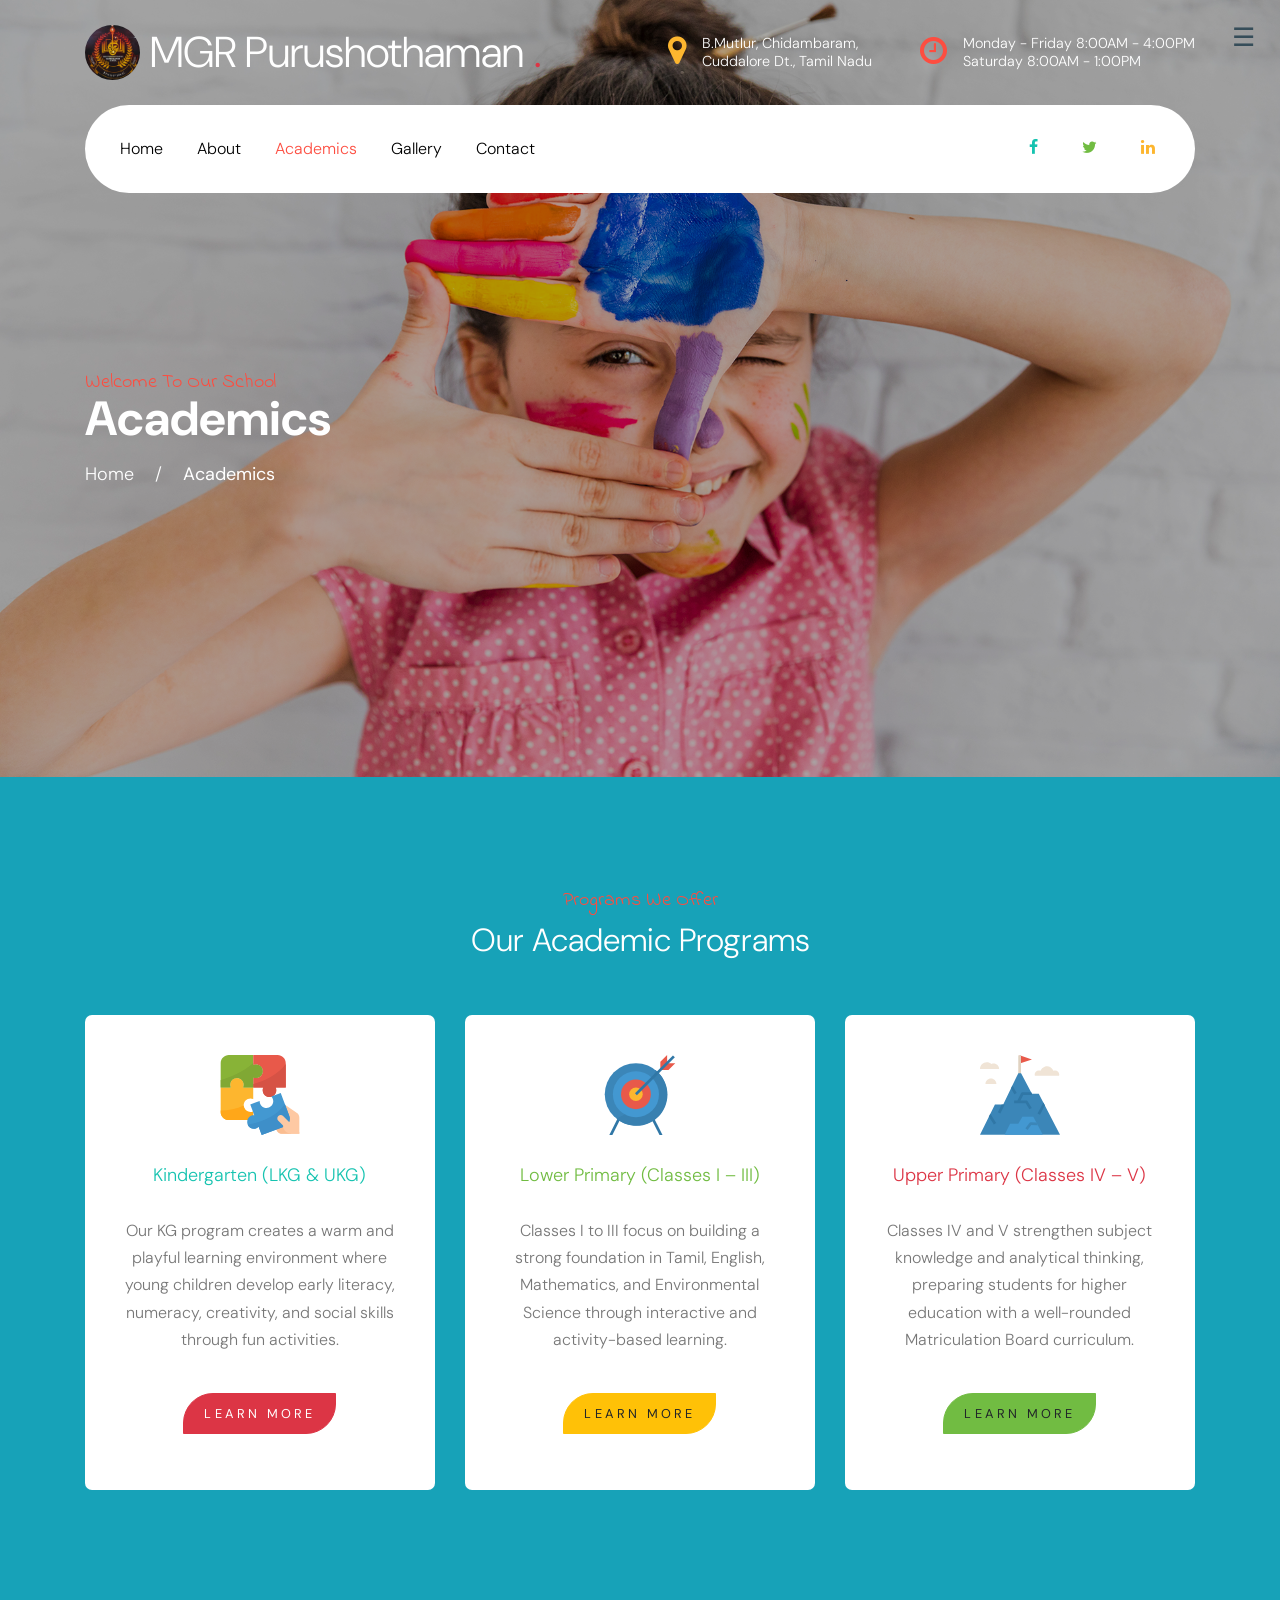
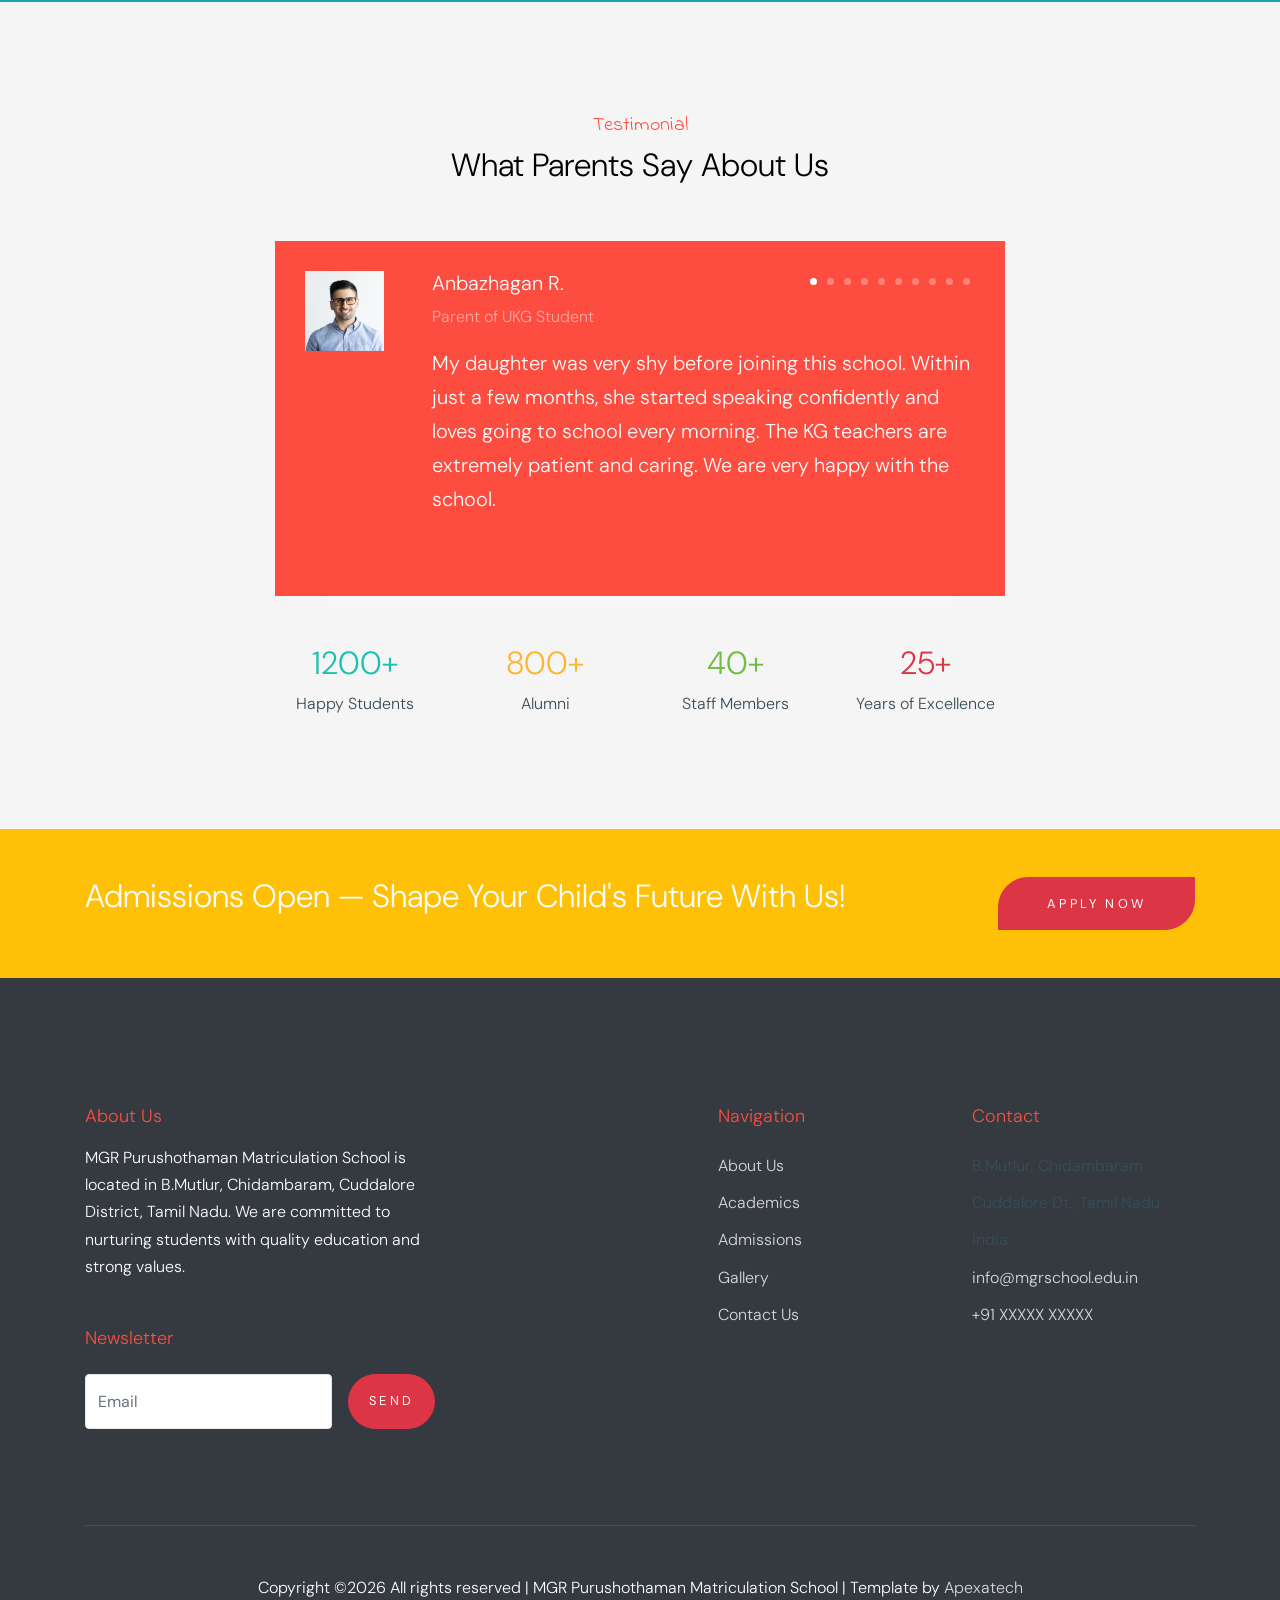
<file: packages.html>
<!doctype html>
<html lang="en">

  <head>
    <title>Academics &mdash; MGR Purushothaman Matriculation School</title>
    <meta charset="utf-8">
    <meta name="viewport" content="width=device-width, initial-scale=1, shrink-to-fit=no">

    <link href="https://fonts.googleapis.com/css?family=DM+Sans:300,400,700|Indie+Flower" rel="stylesheet">
    

    <link rel="stylesheet" href="fonts/icomoon/style.css">

    <link rel="stylesheet" href="css/bootstrap.min.css">
    <link rel="stylesheet" href="css/bootstrap-datepicker.css">
    <link rel="stylesheet" href="css/jquery.fancybox.min.css">
    <link rel="stylesheet" href="css/owl.carousel.min.css">
    <link rel="stylesheet" href="css/owl.theme.default.min.css">
    <link rel="stylesheet" href="fonts/flaticon/font/flaticon.css">
    <link rel="stylesheet" href="css/aos.css">

    <!-- MAIN CSS -->
    <link rel="stylesheet" href="css/style.css">

  </head>

  <body data-spy="scroll" data-target=".site-navbar-target" data-offset="300">

    
    <div class="site-wrap" id="home-section">

      <div class="site-mobile-menu site-navbar-target">
        <div class="site-mobile-menu-header">
          <div class="site-mobile-menu-close mt-3">
            <span class="icon-close2 js-menu-toggle"></span>
          </div>
        </div>
        <div class="site-mobile-menu-body"></div>
      </div>



      <header class="site-navbar site-navbar-target" role="banner">

        <div class="container mb-3">
          <div class="d-flex align-items-center">
            <div class="site-logo mr-auto">
              <a href="index.html" style="display:flex; align-items:center; gap:10px;">
                <img src="images/school_logo.jpeg" alt="MGR Purushothaman School Logo" style="height:55px; width:55px; object-fit:contain; border-radius:50%;">
                MGR Purushothaman<span class="text-primary">.</span>
              </a>
            </div>
            <div class="site-quick-contact d-none d-lg-flex ml-auto ">
              <div class="d-flex site-info align-items-center mr-5">
                <span class="block-icon mr-3"><span class="icon-map-marker text-yellow"></span></span>
                <span>B.Mutlur, Chidambaram, <br> Cuddalore Dt., Tamil Nadu</span>
              </div>
              <div class="d-flex site-info align-items-center">
                <span class="block-icon mr-3"><span class="icon-clock-o"></span></span>
                <span>Monday - Friday 8:00AM - 4:00PM <br> Saturday 8:00AM - 1:00PM</span>
              </div>
            </div>
          </div>
        </div>


        <div class="container">
          <div class="menu-wrap d-flex align-items-center">
            <span class="d-inline-block d-lg-none"><a href="#" class="text-black site-menu-toggle js-menu-toggle py-5"><span class="icon-menu h3 text-black"></span></a></span>

              <nav class="site-navigation text-left mr-auto d-none d-lg-block" role="navigation">
                <ul class="site-menu main-menu js-clone-nav mr-auto ">
                  <li><a href="index.html" class="nav-link">Home</a></li>
                  <li><a href="about.html" class="nav-link">About</a></li>
                  <li class="active"><a href="packages.html" class="nav-link">Academics</a></li>
                  <li><a href="gallery.html" class="nav-link">Gallery</a></li>
                  <li><a href="contact.html" class="nav-link">Contact</a></li>
                </ul>
              </nav>

              <div class="top-social ml-auto">
                <a href="#"><span class="icon-facebook text-teal"></span></a>
                <a href="#"><span class="icon-twitter text-success"></span></a>
                <a href="#"><span class="icon-linkedin text-yellow"></span></a>
              </div>
          </div>
        </div>
        <!-- Login Hamburger Menu -->
<div class="login-menu">
  <div class="menu-icon" onclick="toggleLoginMenu()">&#9776;</div>

  <div class="login-dropdown" id="loginDropdown">
    <a href="#">Parents Login</a>
    <a href="#">Teachers Login</a>
    <a href="#">Management Login</a>
  </div>
</div>
      </header>

    <div class="ftco-blocks-cover-1">
      <div class="site-section-cover overlay" data-stellar-background-ratio="0.5" style="background-image: url('images/hero_1.jpg')">
        <div class="container">
          <div class="row align-items-center ">
            <div class="col-md-5 mt-5 pt-5">
              <span class="text-cursive h5 text-red">Welcome To Our School</span>
              <h1 class="mb-3 font-weight-bold text-teal">Academics</h1>
              <p><a href="index.html" class="text-white">Home</a> <span class="mx-3">/</span> <strong>Academics</strong></p>
            </div>
          </div>
        </div>
      </div>
    </div>


    <div class="site-section bg-info">
      <div class="container">
        <div class="row mb-5">
          <div class="col-12 text-center">
            <span class="text-cursive h5 text-red d-block">Programs We Offer</span>
            <h2 class="text-white">Our Academic Programs</h2>
          </div>
        </div>
        <div class="row">
          <div class="col-lg-4">
            <div class="package text-center bg-white">
              <span class="img-wrap"><img src="images/flaticon/svg/001-jigsaw.svg" alt="Image" class="img-fluid"></span>
              <h3 class="text-teal">Kindergarten (LKG & UKG)</h3>
              <p>Our KG program creates a warm and playful learning environment where young children develop early literacy, numeracy, creativity, and social skills through fun activities.</p>
              <p><a href="#" class="btn btn-primary btn-custom-1 mt-4">Learn More</a></p>
            </div>
          </div>
          <div class="col-lg-4">
            <div class="package text-center bg-white">
              <span class="img-wrap"><img src="images/flaticon/svg/002-target.svg" alt="Image" class="img-fluid"></span>
              <h3 class="text-success">Lower Primary (Classes I – III)</h3>
              <p>Classes I to III focus on building a strong foundation in Tamil, English, Mathematics, and Environmental Science through interactive and activity-based learning.</p>
              <p><a href="#" class="btn btn-warning btn-custom-1 mt-4">Learn More</a></p>
            </div>
          </div>
          <div class="col-lg-4">
            <div class="package text-center bg-white">
              <span class="img-wrap"><img src="images/flaticon/svg/003-mission.svg" alt="Image" class="img-fluid"></span>
              <h3 class="text-danger">Upper Primary (Classes IV – V)</h3>
              <p>Classes IV and V strengthen subject knowledge and analytical thinking, preparing students for higher education with a well-rounded Matriculation Board curriculum.</p>
              <p><a href="#" class="btn btn-success btn-custom-1 mt-4">Learn More</a></p>
            </div>
          </div>
        </div>
      </div>
    </div>
    
    <div class="site-section bg-light">
      <div class="container">
        <div class="row mb-5">
          <div class="col-12 text-center">
            <span class="text-cursive h5 text-red d-block">Testimonial</span>
            <h2 class="text-black">What Parents Say About Us</h2>
          </div>
        </div>
        <div class="row justify-content-center">
          <div class="col-md-8">
            <div class="testimonial-3-wrap">

              <div class="owl-carousel nonloop-block-13">

                <div class="testimonial-3 d-flex">
                  <div class="vcard-wrap mr-5">
                    <img src="images/person_1.jpg" alt="Image" class="vcard img-fluid">
                  </div>
                  <div class="text">
                    <h3>Anbazhagan R.</h3>
                    <p class="position">Parent of UKG Student</p>
                    <p>My daughter was very shy before joining this school. Within just a few months, she started speaking confidently and loves going to school every morning. The KG teachers are extremely patient and caring. We are very happy with the school.</p>
                  </div>
                </div>

                <div class="testimonial-3 d-flex">
                  <div class="vcard-wrap mr-5">
                    <img src="images/person_3.jpg" alt="Image" class="vcard img-fluid">
                  </div>
                  <div class="text">
                    <h3>Kavitha Murugan</h3>
                    <p class="position">Parent of Class II Student</p>
                    <p>The teachers here treat every child like their own. My son struggled with reading in Tamil but the class teacher gave him extra attention and helped him improve greatly. The school atmosphere is very friendly and safe for young children.</p>
                  </div>
                </div>

                <div class="testimonial-3 d-flex">
                  <div class="vcard-wrap mr-5">
                    <img src="images/person_2.jpg" alt="Image" class="vcard img-fluid">
                  </div>
                  <div class="text">
                    <h3>Selvakumar P.</h3>
                    <p class="position">Parent of Class IV Student</p>
                    <p>I am very satisfied with the way this school handles both academics and activities. My child participates in drawing competitions and sports events regularly. The school has truly helped him grow in all aspects. Highly recommended for parents in Chidambaram area.</p>
                  </div>
                </div>

                <div class="testimonial-3 d-flex">
                  <div class="vcard-wrap mr-5">
                    <img src="images/person_1.jpg" alt="Image" class="vcard img-fluid">
                  </div>
                  <div class="text">
                    <h3>Priya Devi S.</h3>
                    <p class="position">Parent of LKG Student</p>
                    <p>Enrolling my daughter in MGR Purushothaman School was the best decision we made. The LKG teachers are wonderful and very interactive. My little one comes home every day singing rhymes and telling stories. The school truly makes learning fun!</p>
                  </div>
                </div>

                <div class="testimonial-3 d-flex">
                  <div class="vcard-wrap mr-5">
                    <img src="images/person_3.jpg" alt="Image" class="vcard img-fluid">
                  </div>
                  <div class="text">
                    <h3>Murugesan K.</h3>
                    <p class="position">Parent of Class III Student</p>
                    <p>The school management is very approachable and transparent. Whenever I had concerns about my son's progress, the teachers responded immediately and worked with us. The mid-term results showed great improvement. We trust this school completely.</p>
                  </div>
                </div>

                <div class="testimonial-3 d-flex">
                  <div class="vcard-wrap mr-5">
                    <img src="images/person_2.jpg" alt="Image" class="vcard img-fluid">
                  </div>
                  <div class="text">
                    <h3>Sumathi Krishnan</h3>
                    <p class="position">Parent of Class V Student</p>
                    <p>My son has been in this school since LKG and the growth we have seen is remarkable. He is now in Class V and excels in both Maths and English. The consistency in teaching quality from KG to Class V is truly commendable. Thank you to all the staff!</p>
                  </div>
                </div>

                <div class="testimonial-3 d-flex">
                  <div class="vcard-wrap mr-5">
                    <img src="images/person_1.jpg" alt="Image" class="vcard img-fluid">
                  </div>
                  <div class="text">
                    <h3>Tamilarasi V.</h3>
                    <p class="position">Parent of Class I Student</p>
                    <p>When my son first started Class I, he was nervous and did not want to go to school. Within two weeks, the teachers made him feel so comfortable that he now wakes up early on his own to get ready. The love and care shown by the staff is truly heartwarming.</p>
                  </div>
                </div>

                <div class="testimonial-3 d-flex">
                  <div class="vcard-wrap mr-5">
                    <img src="images/person_3.jpg" alt="Image" class="vcard img-fluid">
                  </div>
                  <div class="text">
                    <h3>Pandiarajan S.</h3>
                    <p class="position">Parent of UKG Student</p>
                    <p>The UKG program is outstanding. My daughter learned to read simple sentences in both Tamil and English within the first term itself. The teachers use very creative methods like storytelling and drawing to keep children engaged. We are proud to be part of this school family.</p>
                  </div>
                </div>

                <div class="testimonial-3 d-flex">
                  <div class="vcard-wrap mr-5">
                    <img src="images/person_2.jpg" alt="Image" class="vcard img-fluid">
                  </div>
                  <div class="text">
                    <h3>Deepa Saravanan</h3>
                    <p class="position">Parent of Class III Student</p>
                    <p>As a working mother, I was worried about my child's progress. But the teachers regularly update us about our daughter's performance. The school conducts parent meetings frequently which helps us stay connected. This kind of involvement from the school is very rare and appreciated.</p>
                  </div>
                </div>

                <div class="testimonial-3 d-flex">
                  <div class="vcard-wrap mr-5">
                    <img src="images/person_1.jpg" alt="Image" class="vcard img-fluid">
                  </div>
                  <div class="text">
                    <h3>Usha Rani M.</h3>
                    <p class="position">Parent of LKG Student</p>
                    <p>I was searching for a good school near Chidambaram for my little one and MGR Purushothaman School was highly recommended by our neighbours. Now after joining, I understand why. The LKG environment is so cheerful and clean. My child is very happy here and that means everything to us.</p>
                  </div>
                </div>

              </div>

            </div>
          </div>
        </div>

        <div class="row mt-5 justify-content-center">
          <div class="col-md-8">
            <div class="row">
              <div class="col-lg-3 text-center">
                <span class="text-teal h2 d-block">1200+</span>
                <span>Happy Students</span>
              </div>
              <div class="col-lg-3 text-center">
                <span class="text-yellow h2 d-block">800+</span>
                <span>Alumni</span>
              </div>
              <div class="col-lg-3 text-center">
                <span class="text-success h2 d-block">40+</span>
                <span>Staff Members</span>
              </div>
              <div class="col-lg-3 text-center">
                <span class="text-danger h2 d-block">25+</span>
                <span>Years of Excellence</span>
              </div>
            </div>
          </div>
        </div>

      </div>
    </div>


    <div class="site-section py-5 bg-warning">
      <div class="container">
        <div class="row justify-content-center">
          <div class="col-md-12 d-flex">
            <h2 class="text-white m-0">Admissions Open — Shape Your Child's Future With Us!</h2>
            <a href="#" class="btn btn-primary btn-custom-1 py-3 px-5 ml-auto">Apply Now</a>
          </div>
        </div>
      </div>
    </div>
    

    <footer class="site-footer">
      <div class="container">
        <div class="row">
          <div class="col-lg-4">
            <h2 class="footer-heading mb-3">About Us</h2>
                <p class="mb-5">MGR Purushothaman Matriculation School is located in B.Mutlur, Chidambaram, Cuddalore District, Tamil Nadu. We are committed to nurturing students with quality education and strong values.</p>

                <h2 class="footer-heading mb-4">Newsletter</h2>
                <form action="#" class="d-flex" class="subscribe">
                  <input type="text" class="form-control mr-3" placeholder="Email">
                  <input type="submit" value="Send" class="btn btn-primary">
                </form>
          </div>
          <div class="col-lg-8 ml-auto">
            <div class="row">
              <div class="col-lg-4 ml-auto">
                <h2 class="footer-heading mb-4">Navigation</h2>
                <ul class="list-unstyled">
                  <li><a href="#">About Us</a></li>
                  <li><a href="#">Academics</a></li>
                  <li><a href="#">Admissions</a></li>
                  <li><a href="#">Gallery</a></li>
                  <li><a href="#">Contact Us</a></li>
                </ul>
              </div>
              <div class="col-lg-4">
                <h2 class="footer-heading mb-4">Contact</h2>
                <ul class="list-unstyled">
                  <li>B.Mutlur, Chidambaram</li>
                  <li>Cuddalore Dt., Tamil Nadu</li>
                  <li>India</li>
                  <li><a href="#">info@mgrschool.edu.in</a></li>
                  <li><a href="#">+91 XXXXX XXXXX</a></li>
                </ul>
              </div>
            </div>
          </div>
        </div>
        <div class="row pt-5 mt-5 text-center">
          <div class="col-md-12">
            <div class="border-top pt-5">
              <p>
            <!-- Link back to Colorlib can't be removed. Template is licensed under CC BY 3.0. -->
            Copyright &copy;<script>document.write(new Date().getFullYear());</script> All rights reserved | MGR Purushothaman Matriculation School | Template by <a href="https://apexatech.in" target="_blank">Apexatech</a>
            <!-- Link back to Colorlib can't be removed. Template is licensed under CC BY 3.0. -->
            </p>
            </div>
          </div>
        </div>
      </div>
    </footer>

    </div>

    <script src="js/jquery-3.3.1.min.js"></script>
    <script src="js/jquery-migrate-3.0.0.js"></script>
    <script src="js/popper.min.js"></script>
    <script src="js/bootstrap.min.js"></script>
    <script src="js/owl.carousel.min.js"></script>
    <script src="js/jquery.sticky.js"></script>
    <script src="js/jquery.waypoints.min.js"></script>
    <script src="js/jquery.animateNumber.min.js"></script>
    <script src="js/jquery.fancybox.min.js"></script>
    <script src="js/jquery.stellar.min.js"></script>
    <script src="js/jquery.easing.1.3.js"></script>
    <script src="js/bootstrap-datepicker.min.js"></script>
    <script src="js/aos.js"></script>

    <script src="js/main.js"></script>

    <script>
      $(document).ready(function(){
        $('.nonloop-block-13').owlCarousel({
          items: 1,
          loop: true,
          autoplay: true,
          autoplayTimeout: 4000,
          autoplayHoverPause: true,
          animateOut: 'fadeOut',
          animateIn: 'fadeIn',
          nav: true,
          dots: true,
          navText: ['&#8592;','&#8594;'],
          responsive: {
            0:   { items: 1 },
            600: { items: 1 },
            1000:{ items: 1 }
          }
        });
      });
    </script>
    <script>
function toggleLoginMenu() {
  var menu = document.getElementById("loginDropdown");
  menu.style.display = (menu.style.display === "block") ? "none" : "block";
}

window.onclick = function(e) {
  if (!e.target.matches('.menu-icon')) {
    var dropdown = document.getElementById("loginDropdown");
    if (dropdown) dropdown.style.display = "none";
  }
}
</script>
  </body>

</html>
</file>
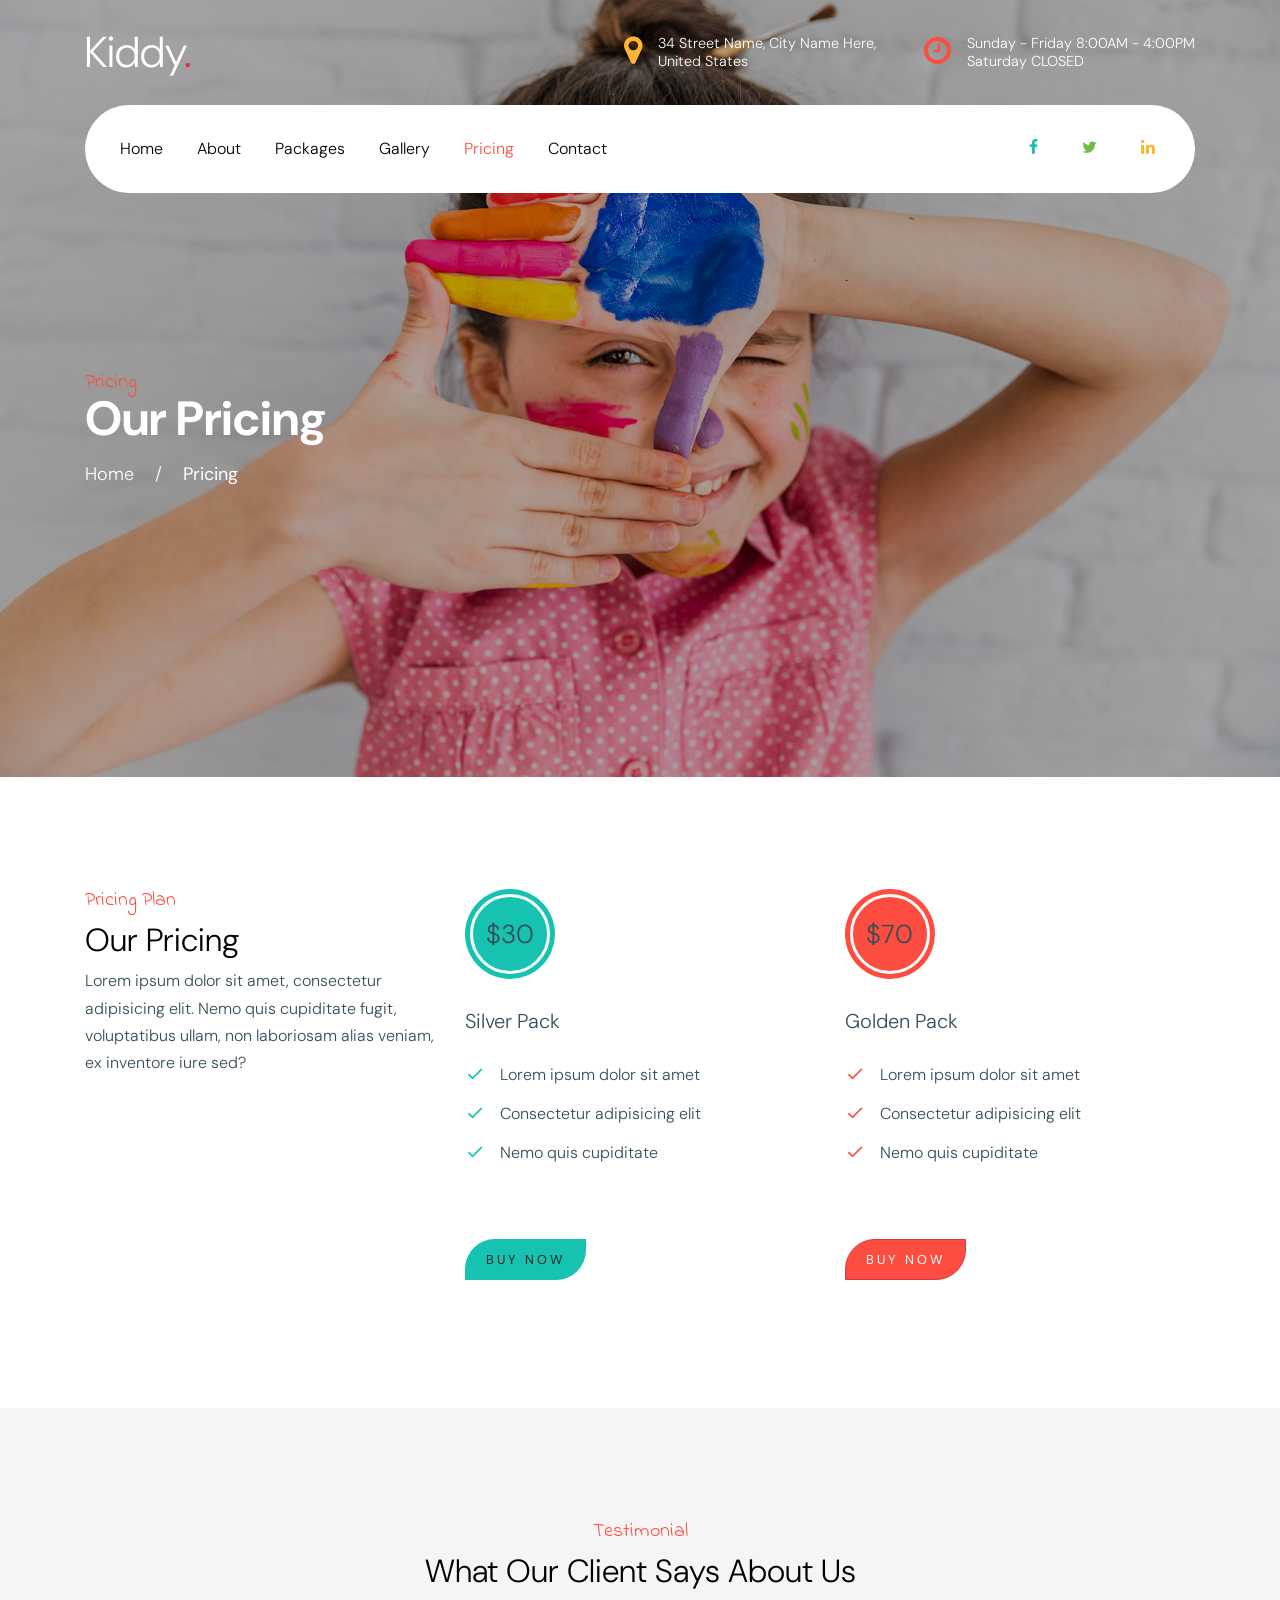
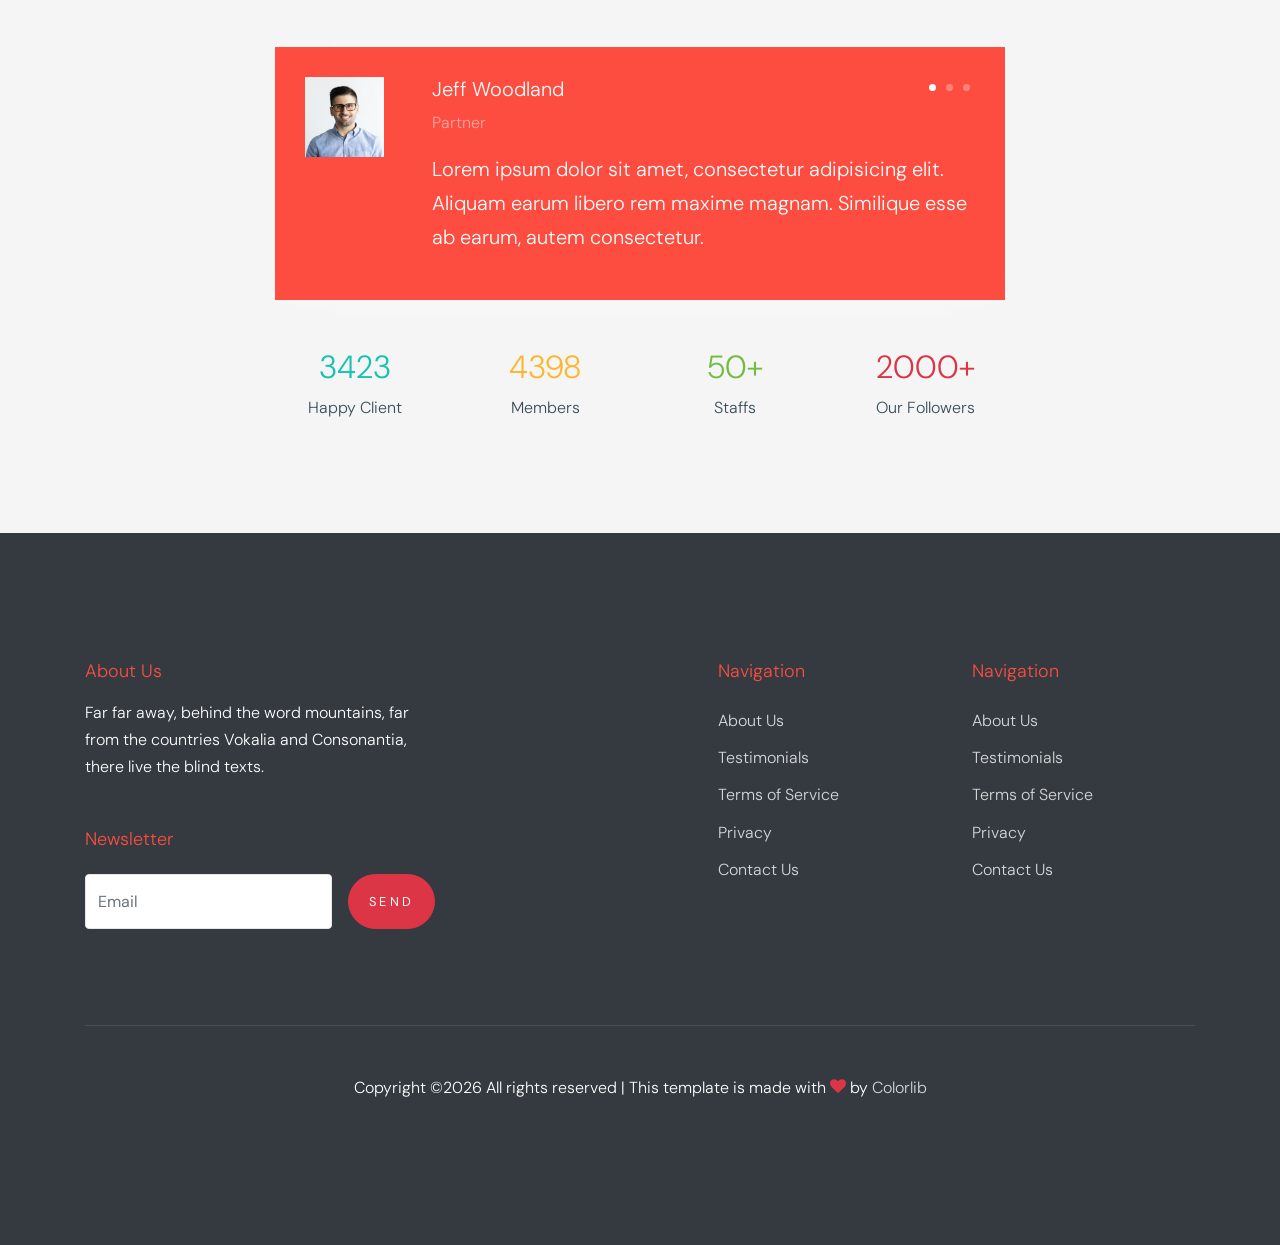
<file: pricing.html>
<!doctype html>
<html lang="en">

  <head>
    <title>Kiddy &mdash; Website Template by Colorlib</title>
    <meta charset="utf-8">
    <meta name="viewport" content="width=device-width, initial-scale=1, shrink-to-fit=no">

    <link href="https://fonts.googleapis.com/css?family=DM+Sans:300,400,700|Indie+Flower" rel="stylesheet">
    

    <link rel="stylesheet" href="fonts/icomoon/style.css">

    <link rel="stylesheet" href="css/bootstrap.min.css">
    <link rel="stylesheet" href="css/bootstrap-datepicker.css">
    <link rel="stylesheet" href="css/jquery.fancybox.min.css">
    <link rel="stylesheet" href="css/owl.carousel.min.css">
    <link rel="stylesheet" href="css/owl.theme.default.min.css">
    <link rel="stylesheet" href="fonts/flaticon/font/flaticon.css">
    <link rel="stylesheet" href="css/aos.css">

    <!-- MAIN CSS -->
    <link rel="stylesheet" href="css/style.css">

  </head>

  <body data-spy="scroll" data-target=".site-navbar-target" data-offset="300">

    
    <div class="site-wrap" id="home-section">

      <div class="site-mobile-menu site-navbar-target">
        <div class="site-mobile-menu-header">
          <div class="site-mobile-menu-close mt-3">
            <span class="icon-close2 js-menu-toggle"></span>
          </div>
        </div>
        <div class="site-mobile-menu-body"></div>
      </div>



      <header class="site-navbar site-navbar-target" role="banner">

        <div class="container mb-3">
          <div class="d-flex align-items-center">
            <div class="site-logo mr-auto">
              <a href="index.html">Kiddy<span class="text-primary">.</span></a>
            </div>
            <div class="site-quick-contact d-none d-lg-flex ml-auto ">
              <div class="d-flex site-info align-items-center mr-5">
                <span class="block-icon mr-3"><span class="icon-map-marker text-yellow"></span></span>
                <span>34 Street Name, City Name Here, <br> United States</span>
              </div>
              <div class="d-flex site-info align-items-center">
                <span class="block-icon mr-3"><span class="icon-clock-o"></span></span>
                <span>Sunday - Friday 8:00AM - 4:00PM <br> Saturday CLOSED</span>
              </div>
              
            </div>
          </div>
        </div>


        <div class="container">
          <div class="menu-wrap d-flex align-items-center">
            <span class="d-inline-block d-lg-none"><a href="#" class="text-black site-menu-toggle js-menu-toggle py-5"><span class="icon-menu h3 text-black"></span></a></span>

              

              <nav class="site-navigation text-left mr-auto d-none d-lg-block" role="navigation">
                <ul class="site-menu main-menu js-clone-nav mr-auto ">
                  <li><a href="index.html" class="nav-link">Home</a></li>
                  <li><a href="about.html" class="nav-link">About</a></li>
                  <li><a href="packages.html" class="nav-link">Packages</a></li>
                  <li><a href="gallery.html" class="nav-link">Gallery</a></li>
                  <li class="active"><a href="pricing.html" class="nav-link">Pricing</a></li>
                  <li><a href="contact.html" class="nav-link">Contact</a></li>
                </ul>
              </nav>

              <div class="top-social ml-auto">
                <a href="#"><span class="icon-facebook text-teal"></span></a>
                <a href="#"><span class="icon-twitter text-success"></span></a>
                <a href="#"><span class="icon-linkedin text-yellow"></span></a>
              </div>
          </div>
        </div>

       

      </header>

    <div class="ftco-blocks-cover-1">
      <div class="site-section-cover overlay" data-stellar-background-ratio="0.5" style="background-image: url('images/hero_1.jpg')">
        <div class="container">
          <div class="row align-items-center ">

            <div class="col-md-5 mt-5 pt-5">
              <span class="text-cursive h5 text-red">Pricing</span>
              <h1 class="mb-3 font-weight-bold text-teal">Our Pricing</h1>
              <p><a href="index.html" class="text-white">Home</a> <span class="mx-3">/</span> <strong>Pricing</strong></p>
            </div>
            
          </div>
        </div>
      </div>
    </div>


    <div class="site-section">
      <div class="container">
        <div class="row">
          <div class="col-md-4">
            <span class="text-cursive h5 text-red d-block">Pricing Plan</span>
            <h2 class="text-black">Our Pricing</h2>
            <p>Lorem ipsum dolor sit amet, consectetur adipisicing elit. Nemo quis cupiditate fugit, voluptatibus ullam, non laboriosam alias veniam, ex inventore iure sed?</p>
          </div>
          <div class="col-md-4">
            <div class="pricing teal">
              <span class="price">
                <span>$30</span>
              </span>
              <h3>Silver Pack</h3>
              <ul class="ul-check list-unstyled teal">
                <li>Lorem ipsum dolor sit amet</li>  
                <li>Consectetur adipisicing elit</li>
                <li>Nemo quis cupiditate</li>
              </ul>
              <p><a href="#" class="btn btn-teal btn-custom-1 mt-4">Buy Now</a></p>
            </div>
          </div>
          <div class="col-md-4">
            <div class="pricing danger">
              <span class="price">
                <span>$70</span>
              </span>
              <h3>Golden Pack</h3>
              <ul class="ul-check list-unstyled danger">
                <li>Lorem ipsum dolor sit amet</li>  
                <li>Consectetur adipisicing elit</li>
                <li>Nemo quis cupiditate</li>
              </ul>
              <p><a href="#" class="btn btn-danger btn-custom-1 mt-4">Buy Now</a></p>
            </div>
          </div>
        </div>
      </div>
    </div>

    <div class="site-section bg-light">
      <div class="container">
        <div class="row mb-5">
          <div class="col-12 text-center">
            <span class="text-cursive h5 text-red d-block">Testimonial</span>
            <h2 class="text-black">What Our Client Says About Us</h2>
          </div>
        </div>
        <div class="row justify-content-center">
          <div class="col-md-8">
            <div class="testimonial-3-wrap">
              

              <div class="owl-carousel nonloop-block-13">
                <div class="testimonial-3 d-flex">
                  <div class="vcard-wrap mr-5">
                    <img src="images/person_1.jpg" alt="Image" class="vcard img-fluid">
                  </div>
                  <div class="text">
                    <h3>Jeff Woodland</h3>
                    <p class="position">Partner</p>
                    <p>Lorem ipsum dolor sit amet, consectetur adipisicing elit. Aliquam earum libero rem maxime magnam. Similique esse ab earum, autem consectetur.</p>
                  </div>
                </div>

                <div class="testimonial-3 d-flex">
                  <div class="vcard-wrap mr-5">
                    <img src="images/person_3.jpg" alt="Image" class="vcard img-fluid">
                  </div>
                  <div class="text">
                    <h3>Jeff Woodland</h3>
                    <p class="position">Partner</p>
                    <p>Lorem ipsum dolor sit amet, consectetur adipisicing elit. Aliquam earum libero rem maxime magnam. Similique esse ab earum, autem consectetur.</p>
                  </div>
                </div>

                <div class="testimonial-3 d-flex">
                  <div class="vcard-wrap mr-5">
                    <img src="images/person_2.jpg" alt="Image" class="vcard img-fluid">
                  </div>
                  <div class="text">
                    <h3>Jeff Woodland</h3>
                    <p class="position">Partner</p>
                    <p>Lorem ipsum dolor sit amet, consectetur adipisicing elit. Aliquam earum libero rem maxime magnam. Similique esse ab earum, autem consectetur.</p>
                  </div>
                </div>
              </div>

            </div>
          </div>
        </div>
        <div class="row mt-5 justify-content-center">

          <div class="col-md-8">
            

            <div class="row">
              <div class="col-lg-3 text-center">
                <span class="text-teal h2 d-block">3423</span>
                <span>Happy Client</span>
              </div>
              <div class="col-lg-3 text-center">
                <span class="text-yellow h2 d-block">4398</span>
                <span>Members</span>
              </div>
              <div class="col-lg-3 text-center">
                <span class="text-success h2 d-block">50+</span>
                <span>Staffs</span>
              </div>
              <div class="col-lg-3 text-center">
                <span class="text-danger h2 d-block">2000+</span>
                <span>Our Followers</span>
              </div>
            </div>

          </div>
        </div>
      </div>
    </div>

    

    <footer class="site-footer">
      <div class="container">
        <div class="row">
          <div class="col-lg-4">
            <h2 class="footer-heading mb-3">About Us</h2>
                <p class="mb-5">Far far away, behind the word mountains, far from the countries Vokalia and Consonantia, there live the blind texts. </p>

                <h2 class="footer-heading mb-4">Newsletter</h2>
                <form action="#" class="d-flex" class="subscribe">
                  <input type="text" class="form-control mr-3" placeholder="Email">
                  <input type="submit" value="Send" class="btn btn-primary">
                </form>
          </div>
          <div class="col-lg-8 ml-auto">
            <div class="row">
              <div class="col-lg-4 ml-auto">
                <h2 class="footer-heading mb-4">Navigation</h2>
                <ul class="list-unstyled">
                  <li><a href="#">About Us</a></li>
                  <li><a href="#">Testimonials</a></li>
                  <li><a href="#">Terms of Service</a></li>
                  <li><a href="#">Privacy</a></li>
                  <li><a href="#">Contact Us</a></li>
                </ul>
              </div>
              <div class="col-lg-4">
                <h2 class="footer-heading mb-4">Navigation</h2>
                <ul class="list-unstyled">
                  <li><a href="#">About Us</a></li>
                  <li><a href="#">Testimonials</a></li>
                  <li><a href="#">Terms of Service</a></li>
                  <li><a href="#">Privacy</a></li>
                  <li><a href="#">Contact Us</a></li>
                </ul>
                
              </div>

              
              
            </div>
          </div>
        </div>
        <div class="row pt-5 mt-5 text-center">
          <div class="col-md-12">
            <div class="border-top pt-5">
              <p>
            <!-- Link back to Colorlib can't be removed. Template is licensed under CC BY 3.0. -->
            Copyright &copy;<script>document.write(new Date().getFullYear());</script> All rights reserved | This template is made with <i class="icon-heart text-danger" aria-hidden="true"></i> by <a href="https://colorlib.com" target="_blank" >Colorlib</a>
            <!-- Link back to Colorlib can't be removed. Template is licensed under CC BY 3.0. -->
            </p>
            </div>
          </div>

        </div>
      </div>
    </footer>

    </div>

    <script src="js/jquery-3.3.1.min.js"></script>
    <script src="js/jquery-migrate-3.0.0.js"></script>
    <script src="js/popper.min.js"></script>
    <script src="js/bootstrap.min.js"></script>
    <script src="js/owl.carousel.min.js"></script>
    <script src="js/jquery.sticky.js"></script>
    <script src="js/jquery.waypoints.min.js"></script>
    <script src="js/jquery.animateNumber.min.js"></script>
    <script src="js/jquery.fancybox.min.js"></script>
    <script src="js/jquery.stellar.min.js"></script>
    <script src="js/jquery.easing.1.3.js"></script>
    <script src="js/bootstrap-datepicker.min.js"></script>
    <script src="js/aos.js"></script>

    <script src="js/main.js"></script>

  </body>

</html>
</file>
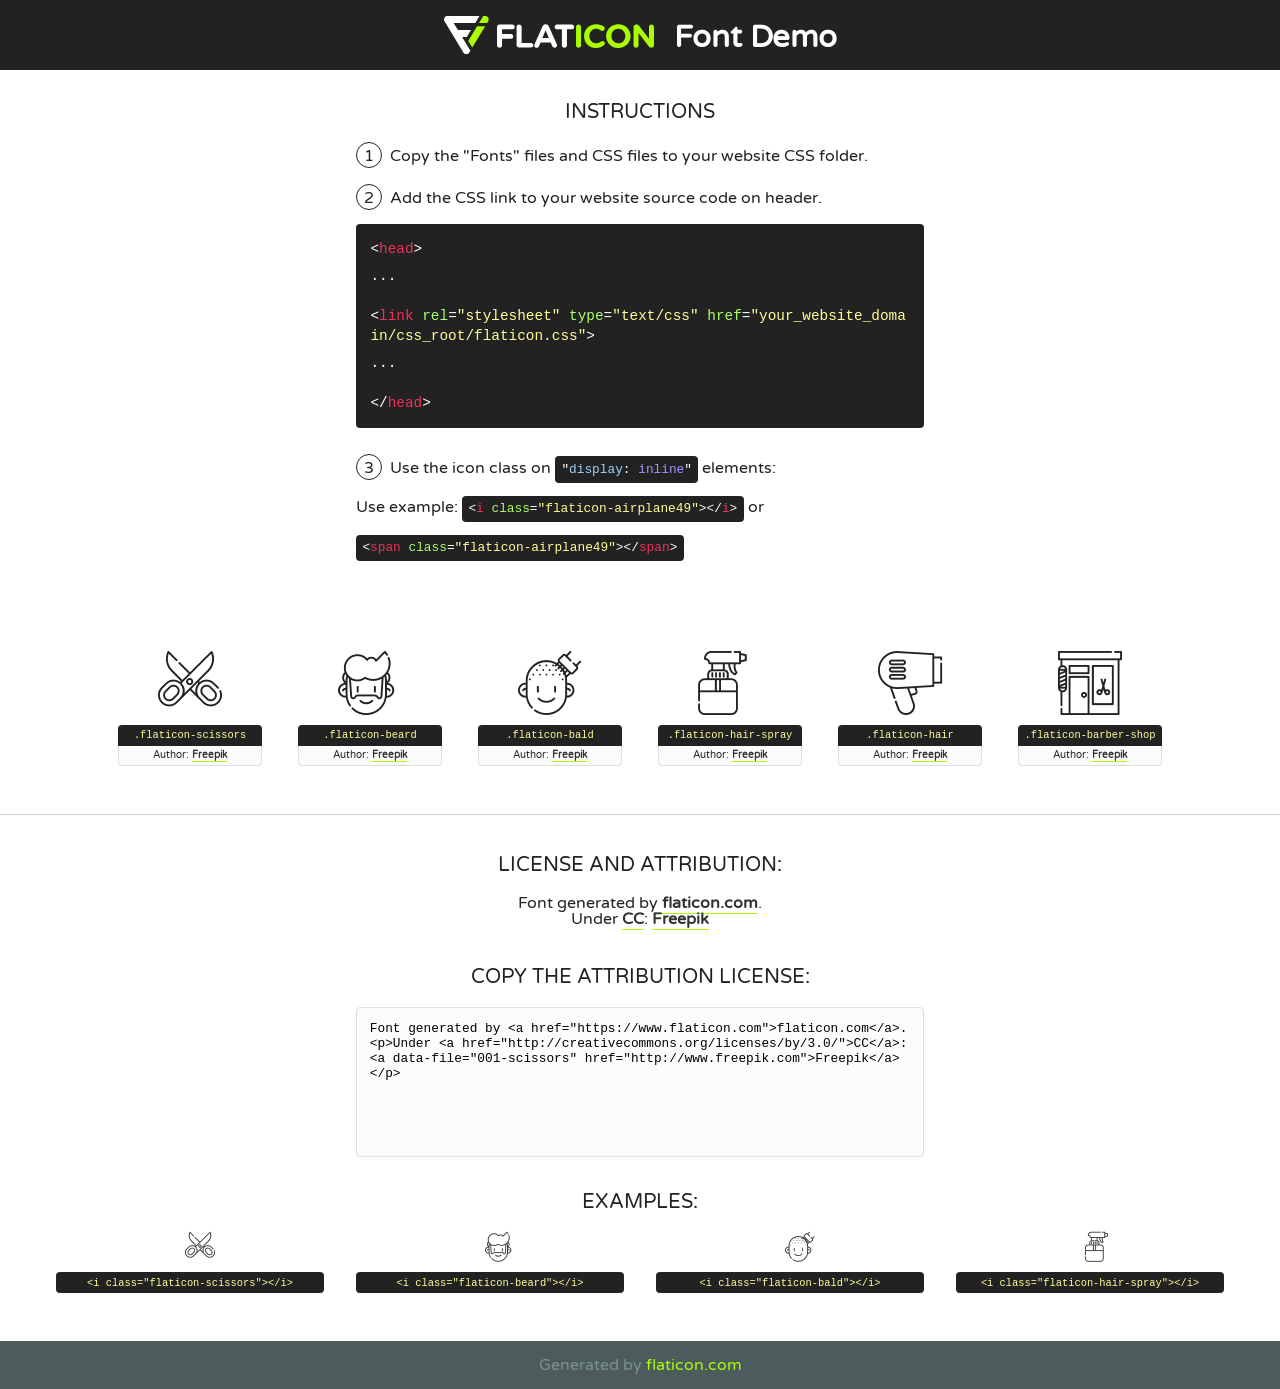
<file: fonts/flaticon/font/flaticon.html>
<!DOCTYPE html>
<!--
  Flaticon icon font: Flaticon
  Creation date: 23/07/2019 22:03
-->
<html>
<!DOCTYPE html>
<html>

<head>
    <title>Flaticon WebFont</title>
    <link href="http://fonts.googleapis.com/css?family=Varela+Round" rel="stylesheet" type="text/css" />
    <link rel="stylesheet" type="text/css" href="flaticon.css">
    <meta charset="UTF-8">
    <style>
    html, body, div, span, applet, object, iframe,
    h1, h2, h3, h4, h5, h6, p, blockquote, pre,
    a, abbr, acronym, address, big, cite, code,
    del, dfn, em, img, ins, kbd, q, s, samp,
    small, strike, strong, sub, sup, tt, var,
    b, u, i, center,
    dl, dt, dd, ol, ul, li,
    fieldset, form, label, legend,
    table, caption, tbody, tfoot, thead, tr, th, td,
    article, aside, canvas, details, embed, 
    figure, figcaption, footer, header, hgroup, 
    menu, nav, output, ruby, section, summary,
    time, mark, audio, video {
        margin: 0;
        padding: 0;
        border: 0;
        font-size: 100%;
        font: inherit;
        vertical-align: baseline;
    }
    /* HTML5 display-role reset for older browsers */
    article, aside, details, figcaption, figure, 
    footer, header, hgroup, menu, nav, section {
        display: block;
    }
    body {
        line-height: 1;
    }
    ol, ul {
        list-style: none;
    }
    blockquote, q {
        quotes: none;
    }
    blockquote:before, blockquote:after,
    q:before, q:after {
        content: '';
        content: none;
    }
    table {
        border-collapse: collapse;
        border-spacing: 0;
    }
    body {
        font-family: 'Varela Round', Helvetica, Arial, sans-serif;
        font-size: 16px;
        color: #222;
    }
    a {
        color: #333;
        border-bottom: 1px solid #a9fd00;
        font-weight: bold;
        text-decoration: none;
    }
    * {
        -moz-box-sizing: border-box;
        -webkit-box-sizing: border-box;
        box-sizing: border-box;
        margin: 0;
        padding: 0;
    }
    [class^="flaticon-"]:before, [class*=" flaticon-"]:before, [class^="flaticon-"]:after, [class*=" flaticon-"]:after {
        font-family: Flaticon;
        font-size: 30px;
        font-style: normal;
        margin-left: 20px;
        color: #333;
    }
    .wrapper {
        max-width: 600px;
        margin: auto;
        padding: 0 1em;
    }
    .title {
        font-size: 1.25em;
        text-align: center;
        margin-bottom: 1em;
        text-transform: uppercase;
    }
    header {
        text-align: center;
        background-color: #222;
        color: #fff;
        padding: 1em;
    }
    header .logo {
        width: 210px;
        height: 38px;
        display: inline-block;
        vertical-align: middle;
        margin-right: 1em;
        border: none;
    }
    header strong {
        font-size: 1.95em;
        font-weight: bold;
        vertical-align: middle;
        margin-top: 5px;
        display: inline-block;
    }
    .demo {
        margin: 2em auto;
        line-height: 1.25em;
    }
    .demo ul li {
        margin-bottom: 1em;
    }
    .demo ul li .num {
        color: #222;
        border-radius: 20px;
        display: inline-block;
        width: 26px;
        padding: 3px;
        height: 26px;
        text-align: center;
        margin-right: 0.5em;
        border: 1px solid #222;
    }
    .demo ul li code {
        background-color: #222;
        border-radius: 4px;
        padding: 0.25em 0.5em;
        display: inline-block;
        color: #fff;
        font-family: Consolas,Monaco,Lucida Console,Liberation Mono,DejaVu Sans Mono,Bitstream Vera Sans Mono,Courier New, monospace;
        font-weight: lighter;
        margin-top: 1em;
        font-size: 0.8em;
        word-break: break-all;
    }
    .demo ul li code.big {
        padding: 1em;
        font-size: 0.9em;
    }
    .demo ul li code .red {
        color: #EF3159;
    }
    .demo ul li code .green {
        color: #ACFF65;
    }
    .demo ul li code .yellow {
        color: #FFFF99;
    }
    .demo ul li code .blue {
        color: #99D3FF;
    }
    .demo ul li code .purple {
        color: #A295FF;
    }
    .demo ul li code .dots {
        margin-top: 0.5em;
        display: block;
    }
    #glyphs {
        border-bottom: 1px solid #ccc;
        padding: 2em 0;
        text-align: center;
    }
    .glyph {
        display: inline-block;
        width: 9em;
        margin: 1em;
        text-align: center;
        vertical-align: top;
        background: #FFF;
    }
    .glyph .glyph-icon {
        padding: 10px;
        display: block;
        font-family:"Flaticon";
        font-size: 64px;
        line-height: 1;
    }
    .glyph .glyph-icon:before {
        font-size: 64px;
        color: #222;
        margin-left: 0;
    }
    .class-name {
        font-size: 0.65em;
        background-color: #222;
        color: #fff;
        border-radius: 4px 4px 0 0;
        padding: 0.5em;
        color: #FFFF99;
        font-family: Consolas,Monaco,Lucida Console,Liberation Mono,DejaVu Sans Mono,Bitstream Vera Sans Mono,Courier New, monospace;
    }
    .author-name {
        font-size: 0.6em;
        background-color: #fcfcfd;
        border: 1px solid #DEDEE4;
        border-top: 0;
        border-radius: 0 0 4px 4px;
        padding: 0.5em;
    }
    .class-name:last-child {
        font-size: 10px;
        color:#888;
    }
    .class-name:last-child a {
        font-size: 10px;
        color:#555;
    }
    .class-name:last-child a:hover {
        color:#a9fd00;
    }
    .glyph > input {
        display: block;
        width: 100px;
        margin: 5px auto;
        text-align: center;
        font-size: 12px;
        cursor: text;
    }
    .glyph > input.icon-input {
        font-family:"Flaticon";
        font-size: 16px;
        margin-bottom: 10px;
    }
    .attribution .title {
        margin-top: 2em;
    }
    .attribution textarea {
        background-color: #fcfcfd;
        padding: 1em;
        border: none;
        box-shadow: none;
        border: 1px solid #DEDEE4;
        border-radius: 4px;
        resize: none;
        width: 100%;
        height: 150px;
        font-size: 0.8em;
        font-family: Consolas,Monaco,Lucida Console,Liberation Mono,DejaVu Sans Mono,Bitstream Vera Sans Mono,Courier New, monospace;
        -webkit-appearance: none;
    }
    .iconsuse {
        margin: 2em auto;
        text-align: center;
        max-width: 1200px;
    }
    .iconsuse:after {
        content: '';
        display: table;
        clear: both;
    }
    .iconsuse .image {
        float: left;
        width: 25%;
        padding: 0 1em;
    }
    .iconsuse .image p {
        margin-bottom: 1em;
    }
    .iconsuse .image span {
        display: block;
        font-size: 0.65em;
        background-color: #222;
        color: #fff;
        border-radius: 4px;
        padding: 0.5em;
        color: #FFFF99;
        margin-top: 1em;
        font-family: Consolas,Monaco,Lucida Console,Liberation Mono,DejaVu Sans Mono,Bitstream Vera Sans Mono,Courier New, monospace;
    }
    #footer {
        text-align: center;
        background-color: #4C5B5C;
        color: #7c9192;
        padding: 1em;
    }
    #footer a {
        border: none;
        color: #a9fd00;
        font-weight: normal;
    }
    @media (max-width: 960px) {
        .iconsuse .image {
            width: 50%;
        }
    }
    @media (max-width: 560px) {
        .iconsuse .image {
            width: 100%;
        }
    }
    </style>
</head>

<body class="characters-off">

    <header>
        <a href="https://www.flaticon.com" target="_blank" class="logo">
            <svg version="1.1" xmlns="http://www.w3.org/2000/svg" xmlns:xlink="http://www.w3.org/1999/xlink" xmlns:a="http://ns.adobe.com/AdobeSVGViewerExtensions/3.0/" viewBox="0 0 560.875 102.036" enable-background="new 0 0 560.875 102.036" xml:space="preserve">
                <defs>
                </defs>
                <g>
                    <g class="letters">
                        <path fill="#ffffff" d="M141.596,29.675c0-3.777,2.985-6.767,6.764-6.767h34.438c3.426,0,6.15,2.728,6.15,6.15
                        c0,3.43-2.724,6.149-6.15,6.149h-27.674v13.091h23.719c3.429,0,6.151,2.724,6.151,6.15c0,3.43-2.723,6.149-6.151,6.149h-23.719
                        v17.574c0,3.773-2.986,6.761-6.764,6.761c-3.779,0-6.764-2.989-6.764-6.761V29.675z"></path>
                        <path fill="#ffffff" d="M193.844,29.149c0-3.781,2.985-6.767,6.764-6.767c3.776,0,6.763,2.985,6.763,6.767v42.957h25.039
                        c3.426,0,6.149,2.726,6.149,6.153c0,3.425-2.723,6.15-6.149,6.15h-31.802c-3.779,0-6.764-2.986-6.764-6.768V29.149z"></path>
                        <path fill="#ffffff" d="M241.891,75.71l21.438-48.407c1.492-3.341,4.215-5.357,7.906-5.357h0.792
                        c3.686,0,6.323,2.017,7.815,5.357l21.439,48.407c0.436,0.967,0.701,1.845,0.701,2.723c0,3.602-2.809,6.501-6.414,6.501
                        c-3.161,0-5.269-1.845-6.499-4.655l-4.132-9.661h-27.059l-4.301,10.102c-1.144,2.631-3.426,4.214-6.237,4.214
                        c-3.517,0-6.24-2.81-6.24-6.325C241.1,77.64,241.451,76.677,241.891,75.71z M279.932,58.666l-8.521-20.297l-8.526,20.297H279.932
                        z"></path>
                        <path fill="#ffffff" d="M314.864,35.387H301.86c-3.429,0-6.239-2.813-6.239-6.238c0-3.429,2.811-6.24,6.239-6.24h39.533
                        c3.426,0,6.237,2.811,6.237,6.24c0,3.425-2.811,6.238-6.237,6.238h-13.001v42.785c0,3.773-2.99,6.761-6.764,6.761
                        c-3.779,0-6.764-2.989-6.764-6.761V35.387z"></path>
                        <path fill="#A9FD00" d="M352.615,29.149c0-3.781,2.985-6.767,6.767-6.767c3.774,0,6.761,2.985,6.761,6.767v49.024
                        c0,3.773-2.987,6.761-6.761,6.761c-3.781,0-6.767-2.989-6.767-6.761V29.149z"></path>
                        <path fill="#A9FD00" d="M374.132,53.836v-0.179c0-17.481,13.178-31.801,32.065-31.801c9.22,0,15.459,2.458,20.557,6.238
                        c1.402,1.054,2.637,2.985,2.637,5.357c0,3.692-2.985,6.59-6.681,6.59c-1.845,0-3.071-0.702-4.044-1.319
                        c-3.776-2.813-7.729-4.393-12.562-4.393c-10.364,0-17.831,8.611-17.831,19.154v0.173c0,10.542,7.291,19.329,17.831,19.329
                        c5.715,0,9.492-1.756,13.359-4.834c1.049-0.874,2.458-1.491,4.039-1.491c3.429,0,6.325,2.813,6.325,6.236
                        c0,2.106-1.056,3.78-2.282,4.834c-5.539,4.834-12.036,7.733-21.878,7.733C387.572,85.464,374.132,71.493,374.132,53.836z"></path>
                        <path fill="#A9FD00" d="M433.009,53.836v-0.179c0-17.481,13.79-31.801,32.766-31.801c18.981,0,32.592,14.143,32.592,31.628v0.173
                        c0,17.483-13.785,31.807-32.769,31.807C446.625,85.464,433.009,71.32,433.009,53.836z M484.224,53.836v-0.179
                        c0-10.539-7.725-19.326-18.626-19.326c-10.893,0-18.449,8.611-18.449,19.154v0.173c0,10.542,7.73,19.329,18.626,19.329
                        C476.676,72.986,484.224,64.378,484.224,53.836z"></path>
                        <path fill="#A9FD00" d="M506.233,29.321c0-3.774,2.99-6.763,6.767-6.763h1.401c3.252,0,5.183,1.583,7.029,3.953l26.093,34.265
                        V29.059c0-3.692,2.99-6.677,6.681-6.677c3.683,0,6.671,2.985,6.671,6.677v48.934c0,3.78-2.987,6.765-6.764,6.765h-0.436
                        c-3.257,0-5.188-1.581-7.034-3.953l-27.056-35.492v32.944c0,3.687-2.985,6.676-6.678,6.676c-3.683,0-6.673-2.989-6.673-6.676
                        V29.321z"></path>
                    </g>
                    <g class="insignia">
                        <path fill="#ffffff" d="M48.372,56.137h12.517l11.156-18.537H37.186L25.688,18.539h57.825L94.668,0H9.271
                        C5.925,0,2.842,1.801,1.198,4.716c-1.644,2.907-1.593,6.482,0.134,9.343l50.38,83.501c1.678,2.781,4.689,4.476,7.938,4.476
                        c3.246,0,6.257-1.695,7.935-4.476l2.898-4.804L48.372,56.137z"></path>
                        <g class="i">
                            <path fill="#A9FD00" d="M93.575,18.539h0.031v0.004l21.652,0.004l2.705-4.488c1.727-2.861,1.778-6.436,0.133-9.343
                            C116.454,1.801,113.371,0,110.026,0h-5.294L93.575,18.539z"></path>
                            <polygon fill="#A9FD00" points="88.291,27.356 64.725,66.486 75.519,84.404 109.942,27.356"></polygon>
                        </g>
                    </g>
                </g>
            </svg>
        </a>
        <strong>Font Demo</strong>
    </header>


    <section class="demo wrapper">

        <p class="title">Instructions</p>

        <ul>
            <li>
                <span class="num">1</span>Copy the "Fonts" files and CSS files to your website CSS folder.
            </li>
            <li>
                <span class="num">2</span>Add the CSS link to your website source code on header.
                <code class="big">
                    &lt;<span class="red">head</span>&gt;
                    <br/><span class="dots">...</span>
                    <br/>&lt;<span class="red">link</span> <span class="green">rel</span>=<span class="yellow">"stylesheet"</span> <span class="green">type</span>=<span class="yellow">"text/css"</span> <span class="green">href</span>=<span class="yellow">"your_website_domain/css_root/flaticon.css"</span>&gt;
                    <br/><span class="dots">...</span>
                    <br/>&lt;/<span class="red">head</span>&gt;
                </code>
            </li>

            <li>
                <p>
                    <span class="num">3</span>Use the icon class on <code>"<span class="blue">display</span>:<span class="purple"> inline</span>"</code> elements:
                    <br />
                    Use example: <code>&lt;<span class="red">i</span> <span class="green">class</span>=<span class="yellow">&quot;flaticon-airplane49&quot;</span>&gt;&lt;/<span class="red">i</span>&gt;</code> or <code>&lt;<span class="red">span</span> <span class="green">class</span>=<span class="yellow">&quot;flaticon-airplane49&quot;</span>&gt;&lt;/<span class="red">span</span>&gt;</code>
            </li>
        </ul>

    </section>




   <section id="glyphs">          
    
      
        <div class="glyph"><div class="glyph-icon flaticon-scissors"></div>
            <div class="class-name">.flaticon-scissors</div>
            <div class="author-name">Author: <a data-file="001-scissors" href="http://www.freepik.com">Freepik</a> </div> 
        </div>        
        
        <div class="glyph"><div class="glyph-icon flaticon-beard"></div>
            <div class="class-name">.flaticon-beard</div>
            <div class="author-name">Author: <a data-file="002-beard" href="http://www.freepik.com">Freepik</a> </div> 
        </div>        
        
        <div class="glyph"><div class="glyph-icon flaticon-bald"></div>
            <div class="class-name">.flaticon-bald</div>
            <div class="author-name">Author: <a data-file="003-bald" href="http://www.freepik.com">Freepik</a> </div> 
        </div>        
        
        <div class="glyph"><div class="glyph-icon flaticon-hair-spray"></div>
            <div class="class-name">.flaticon-hair-spray</div>
            <div class="author-name">Author: <a data-file="004-hair-spray" href="http://www.freepik.com">Freepik</a> </div> 
        </div>        
        
        <div class="glyph"><div class="glyph-icon flaticon-hair"></div>
            <div class="class-name">.flaticon-hair</div>
            <div class="author-name">Author: <a data-file="005-hair" href="http://www.freepik.com">Freepik</a> </div> 
        </div>        
        
        <div class="glyph"><div class="glyph-icon flaticon-barber-shop"></div>
            <div class="class-name">.flaticon-barber-shop</div>
            <div class="author-name">Author: <a data-file="006-barber-shop" href="http://www.freepik.com">Freepik</a> </div> 
        </div>        
        

    </section>



    <section class="attribution wrapper"   style="text-align:center;">

      <div class="title">License and attribution:</div><div class="attrDiv">Font generated by <a href="https://www.flaticon.com">flaticon.com</a>. <div><p>Under <a href="http://creativecommons.org/licenses/by/3.0/">CC</a>: <a data-file="001-scissors" href="http://www.freepik.com">Freepik</a></p>  </div>
      </div>
      <div class="title">Copy the Attribution License:</div>

    <textarea onclick="this.focus();this.select();">Font generated by &lt;a href=&quot;https://www.flaticon.com&quot;&gt;flaticon.com&lt;/a&gt;. <p>Under <a href="http://creativecommons.org/licenses/by/3.0/">CC</a>: <a data-file="001-scissors" href="http://www.freepik.com">Freepik</a></p>  
     </textarea>

    </section>

    <section class="iconsuse">

          <div class="title">Examples:</div>            
             
            <div class="image">
                <p>
                    <i class="glyph-icon flaticon-scissors"></i> 
                    <span>&lt;i class=&quot;flaticon-scissors&quot;&gt;&lt;/i&gt;</span>
                </p>
            </div>
            
            <div class="image">
                <p>
                    <i class="glyph-icon flaticon-beard"></i> 
                    <span>&lt;i class=&quot;flaticon-beard&quot;&gt;&lt;/i&gt;</span>
                </p>
            </div>
            
            <div class="image">
                <p>
                    <i class="glyph-icon flaticon-bald"></i> 
                    <span>&lt;i class=&quot;flaticon-bald&quot;&gt;&lt;/i&gt;</span>
                </p>
            </div>
            
            <div class="image">
                <p>
                    <i class="glyph-icon flaticon-hair-spray"></i> 
                    <span>&lt;i class=&quot;flaticon-hair-spray&quot;&gt;&lt;/i&gt;</span>
                </p>
            </div>
                       
        </div>
                            
    </section>

<div id="footer">
    <div>Generated by <a href="https://www.flaticon.com">flaticon.com</a>
    </div>
</div>



</body>
</html>
</file>
<file: fonts/icomoon/style.css>
@font-face {
  font-family: 'icomoon';
  src:  url('fonts/icomoon.eot?10si43');
  src:  url('fonts/icomoon.eot?10si43#iefix') format('embedded-opentype'),
    url('fonts/icomoon.ttf?10si43') format('truetype'),
    url('fonts/icomoon.woff?10si43') format('woff'),
    url('fonts/icomoon.svg?10si43#icomoon') format('svg');
  font-weight: normal;
  font-style: normal;
}

[class^="icon-"], [class*=" icon-"] {
  /* use !important to prevent issues with browser extensions that change fonts */
  font-family: 'icomoon' !important;
  speak: none;
  font-style: normal;
  font-weight: normal;
  font-variant: normal;
  text-transform: none;
  line-height: 1;

  /* Better Font Rendering =========== */
  -webkit-font-smoothing: antialiased;
  -moz-osx-font-smoothing: grayscale;
}

.icon-asterisk:before {
  content: "\f069";
}
.icon-plus:before {
  content: "\f067";
}
.icon-question:before {
  content: "\f128";
}
.icon-minus:before {
  content: "\f068";
}
.icon-glass:before {
  content: "\f000";
}
.icon-music:before {
  content: "\f001";
}
.icon-search:before {
  content: "\f002";
}
.icon-envelope-o:before {
  content: "\f003";
}
.icon-heart:before {
  content: "\f004";
}
.icon-star:before {
  content: "\f005";
}
.icon-star-o:before {
  content: "\f006";
}
.icon-user:before {
  content: "\f007";
}
.icon-film:before {
  content: "\f008";
}
.icon-th-large:before {
  content: "\f009";
}
.icon-th:before {
  content: "\f00a";
}
.icon-th-list:before {
  content: "\f00b";
}
.icon-check:before {
  content: "\f00c";
}
.icon-close:before {
  content: "\f00d";
}
.icon-remove:before {
  content: "\f00d";
}
.icon-times:before {
  content: "\f00d";
}
.icon-search-plus:before {
  content: "\f00e";
}
.icon-search-minus:before {
  content: "\f010";
}
.icon-power-off:before {
  content: "\f011";
}
.icon-signal:before {
  content: "\f012";
}
.icon-cog:before {
  content: "\f013";
}
.icon-gear:before {
  content: "\f013";
}
.icon-trash-o:before {
  content: "\f014";
}
.icon-home:before {
  content: "\f015";
}
.icon-file-o:before {
  content: "\f016";
}
.icon-clock-o:before {
  content: "\f017";
}
.icon-road:before {
  content: "\f018";
}
.icon-download:before {
  content: "\f019";
}
.icon-arrow-circle-o-down:before {
  content: "\f01a";
}
.icon-arrow-circle-o-up:before {
  content: "\f01b";
}
.icon-inbox:before {
  content: "\f01c";
}
.icon-play-circle-o:before {
  content: "\f01d";
}
.icon-repeat:before {
  content: "\f01e";
}
.icon-rotate-right:before {
  content: "\f01e";
}
.icon-refresh:before {
  content: "\f021";
}
.icon-list-alt:before {
  content: "\f022";
}
.icon-lock:before {
  content: "\f023";
}
.icon-flag:before {
  content: "\f024";
}
.icon-headphones:before {
  content: "\f025";
}
.icon-volume-off:before {
  content: "\f026";
}
.icon-volume-down:before {
  content: "\f027";
}
.icon-volume-up:before {
  content: "\f028";
}
.icon-qrcode:before {
  content: "\f029";
}
.icon-barcode:before {
  content: "\f02a";
}
.icon-tag:before {
  content: "\f02b";
}
.icon-tags:before {
  content: "\f02c";
}
.icon-book:before {
  content: "\f02d";
}
.icon-bookmark:before {
  content: "\f02e";
}
.icon-print:before {
  content: "\f02f";
}
.icon-camera:before {
  content: "\f030";
}
.icon-font:before {
  content: "\f031";
}
.icon-bold:before {
  content: "\f032";
}
.icon-italic:before {
  content: "\f033";
}
.icon-text-height:before {
  content: "\f034";
}
.icon-text-width:before {
  content: "\f035";
}
.icon-align-left:before {
  content: "\f036";
}
.icon-align-center:before {
  content: "\f037";
}
.icon-align-right:before {
  content: "\f038";
}
.icon-align-justify:before {
  content: "\f039";
}
.icon-list:before {
  content: "\f03a";
}
.icon-dedent:before {
  content: "\f03b";
}
.icon-outdent:before {
  content: "\f03b";
}
.icon-indent:before {
  content: "\f03c";
}
.icon-video-camera:before {
  content: "\f03d";
}
.icon-image:before {
  content: "\f03e";
}
.icon-photo:before {
  content: "\f03e";
}
.icon-picture-o:before {
  content: "\f03e";
}
.icon-pencil:before {
  content: "\f040";
}
.icon-map-marker:before {
  content: "\f041";
}
.icon-adjust:before {
  content: "\f042";
}
.icon-tint:before {
  content: "\f043";
}
.icon-edit:before {
  content: "\f044";
}
.icon-pencil-square-o:before {
  content: "\f044";
}
.icon-share-square-o:before {
  content: "\f045";
}
.icon-check-square-o:before {
  content: "\f046";
}
.icon-arrows:before {
  content: "\f047";
}
.icon-step-backward:before {
  content: "\f048";
}
.icon-fast-backward:before {
  content: "\f049";
}
.icon-backward:before {
  content: "\f04a";
}
.icon-play:before {
  content: "\f04b";
}
.icon-pause:before {
  content: "\f04c";
}
.icon-stop:before {
  content: "\f04d";
}
.icon-forward:before {
  content: "\f04e";
}
.icon-fast-forward:before {
  content: "\f050";
}
.icon-step-forward:before {
  content: "\f051";
}
.icon-eject:before {
  content: "\f052";
}
.icon-chevron-left:before {
  content: "\f053";
}
.icon-chevron-right:before {
  content: "\f054";
}
.icon-plus-circle:before {
  content: "\f055";
}
.icon-minus-circle:before {
  content: "\f056";
}
.icon-times-circle:before {
  content: "\f057";
}
.icon-check-circle:before {
  content: "\f058";
}
.icon-question-circle:before {
  content: "\f059";
}
.icon-info-circle:before {
  content: "\f05a";
}
.icon-crosshairs:before {
  content: "\f05b";
}
.icon-times-circle-o:before {
  content: "\f05c";
}
.icon-check-circle-o:before {
  content: "\f05d";
}
.icon-ban:before {
  content: "\f05e";
}
.icon-arrow-left:before {
  content: "\f060";
}
.icon-arrow-right:before {
  content: "\f061";
}
.icon-arrow-up:before {
  content: "\f062";
}
.icon-arrow-down:before {
  content: "\f063";
}
.icon-mail-forward:before {
  content: "\f064";
}
.icon-share:before {
  content: "\f064";
}
.icon-expand:before {
  content: "\f065";
}
.icon-compress:before {
  content: "\f066";
}
.icon-exclamation-circle:before {
  content: "\f06a";
}
.icon-gift:before {
  content: "\f06b";
}
.icon-leaf:before {
  content: "\f06c";
}
.icon-fire:before {
  content: "\f06d";
}
.icon-eye:before {
  content: "\f06e";
}
.icon-eye-slash:before {
  content: "\f070";
}
.icon-exclamation-triangle:before {
  content: "\f071";
}
.icon-warning:before {
  content: "\f071";
}
.icon-plane:before {
  content: "\f072";
}
.icon-calendar:before {
  content: "\f073";
}
.icon-random:before {
  content: "\f074";
}
.icon-comment:before {
  content: "\f075";
}
.icon-magnet:before {
  content: "\f076";
}
.icon-chevron-up:before {
  content: "\f077";
}
.icon-chevron-down:before {
  content: "\f078";
}
.icon-retweet:before {
  content: "\f079";
}
.icon-shopping-cart:before {
  content: "\f07a";
}
.icon-folder:before {
  content: "\f07b";
}
.icon-folder-open:before {
  content: "\f07c";
}
.icon-arrows-v:before {
  content: "\f07d";
}
.icon-arrows-h:before {
  content: "\f07e";
}
.icon-bar-chart:before {
  content: "\f080";
}
.icon-bar-chart-o:before {
  content: "\f080";
}
.icon-twitter-square:before {
  content: "\f081";
}
.icon-facebook-square:before {
  content: "\f082";
}
.icon-camera-retro:before {
  content: "\f083";
}
.icon-key:before {
  content: "\f084";
}
.icon-cogs:before {
  content: "\f085";
}
.icon-gears:before {
  content: "\f085";
}
.icon-comments:before {
  content: "\f086";
}
.icon-thumbs-o-up:before {
  content: "\f087";
}
.icon-thumbs-o-down:before {
  content: "\f088";
}
.icon-star-half:before {
  content: "\f089";
}
.icon-heart-o:before {
  content: "\f08a";
}
.icon-sign-out:before {
  content: "\f08b";
}
.icon-linkedin-square:before {
  content: "\f08c";
}
.icon-thumb-tack:before {
  content: "\f08d";
}
.icon-external-link:before {
  content: "\f08e";
}
.icon-sign-in:before {
  content: "\f090";
}
.icon-trophy:before {
  content: "\f091";
}
.icon-github-square:before {
  content: "\f092";
}
.icon-upload:before {
  content: "\f093";
}
.icon-lemon-o:before {
  content: "\f094";
}
.icon-phone:before {
  content: "\f095";
}
.icon-square-o:before {
  content: "\f096";
}
.icon-bookmark-o:before {
  content: "\f097";
}
.icon-phone-square:before {
  content: "\f098";
}
.icon-twitter:before {
  content: "\f099";
}
.icon-facebook:before {
  content: "\f09a";
}
.icon-facebook-f:before {
  content: "\f09a";
}
.icon-github:before {
  content: "\f09b";
}
.icon-unlock:before {
  content: "\f09c";
}
.icon-credit-card:before {
  content: "\f09d";
}
.icon-feed:before {
  content: "\f09e";
}
.icon-rss:before {
  content: "\f09e";
}
.icon-hdd-o:before {
  content: "\f0a0";
}
.icon-bullhorn:before {
  content: "\f0a1";
}
.icon-bell-o:before {
  content: "\f0a2";
}
.icon-certificate:before {
  content: "\f0a3";
}
.icon-hand-o-right:before {
  content: "\f0a4";
}
.icon-hand-o-left:before {
  content: "\f0a5";
}
.icon-hand-o-up:before {
  content: "\f0a6";
}
.icon-hand-o-down:before {
  content: "\f0a7";
}
.icon-arrow-circle-left:before {
  content: "\f0a8";
}
.icon-arrow-circle-right:before {
  content: "\f0a9";
}
.icon-arrow-circle-up:before {
  content: "\f0aa";
}
.icon-arrow-circle-down:before {
  content: "\f0ab";
}
.icon-globe:before {
  content: "\f0ac";
}
.icon-wrench:before {
  content: "\f0ad";
}
.icon-tasks:before {
  content: "\f0ae";
}
.icon-filter:before {
  content: "\f0b0";
}
.icon-briefcase:before {
  content: "\f0b1";
}
.icon-arrows-alt:before {
  content: "\f0b2";
}
.icon-group:before {
  content: "\f0c0";
}
.icon-users:before {
  content: "\f0c0";
}
.icon-chain:before {
  content: "\f0c1";
}
.icon-link:before {
  content: "\f0c1";
}
.icon-cloud:before {
  content: "\f0c2";
}
.icon-flask:before {
  content: "\f0c3";
}
.icon-cut:before {
  content: "\f0c4";
}
.icon-scissors:before {
  content: "\f0c4";
}
.icon-copy:before {
  content: "\f0c5";
}
.icon-files-o:before {
  content: "\f0c5";
}
.icon-paperclip:before {
  content: "\f0c6";
}
.icon-floppy-o:before {
  content: "\f0c7";
}
.icon-save:before {
  content: "\f0c7";
}
.icon-square:before {
  content: "\f0c8";
}
.icon-bars:before {
  content: "\f0c9";
}
.icon-navicon:before {
  content: "\f0c9";
}
.icon-reorder:before {
  content: "\f0c9";
}
.icon-list-ul:before {
  content: "\f0ca";
}
.icon-list-ol:before {
  content: "\f0cb";
}
.icon-strikethrough:before {
  content: "\f0cc";
}
.icon-underline:before {
  content: "\f0cd";
}
.icon-table:before {
  content: "\f0ce";
}
.icon-magic:before {
  content: "\f0d0";
}
.icon-truck:before {
  content: "\f0d1";
}
.icon-pinterest:before {
  content: "\f0d2";
}
.icon-pinterest-square:before {
  content: "\f0d3";
}
.icon-google-plus-square:before {
  content: "\f0d4";
}
.icon-google-plus:before {
  content: "\f0d5";
}
.icon-money:before {
  content: "\f0d6";
}
.icon-caret-down:before {
  content: "\f0d7";
}
.icon-caret-up:before {
  content: "\f0d8";
}
.icon-caret-left:before {
  content: "\f0d9";
}
.icon-caret-right:before {
  content: "\f0da";
}
.icon-columns:before {
  content: "\f0db";
}
.icon-sort:before {
  content: "\f0dc";
}
.icon-unsorted:before {
  content: "\f0dc";
}
.icon-sort-desc:before {
  content: "\f0dd";
}
.icon-sort-down:before {
  content: "\f0dd";
}
.icon-sort-asc:before {
  content: "\f0de";
}
.icon-sort-up:before {
  content: "\f0de";
}
.icon-envelope:before {
  content: "\f0e0";
}
.icon-linkedin:before {
  content: "\f0e1";
}
.icon-rotate-left:before {
  content: "\f0e2";
}
.icon-undo:before {
  content: "\f0e2";
}
.icon-gavel:before {
  content: "\f0e3";
}
.icon-legal:before {
  content: "\f0e3";
}
.icon-dashboard:before {
  content: "\f0e4";
}
.icon-tachometer:before {
  content: "\f0e4";
}
.icon-comment-o:before {
  content: "\f0e5";
}
.icon-comments-o:before {
  content: "\f0e6";
}
.icon-bolt:before {
  content: "\f0e7";
}
.icon-flash:before {
  content: "\f0e7";
}
.icon-sitemap:before {
  content: "\f0e8";
}
.icon-umbrella:before {
  content: "\f0e9";
}
.icon-clipboard:before {
  content: "\f0ea";
}
.icon-paste:before {
  content: "\f0ea";
}
.icon-lightbulb-o:before {
  content: "\f0eb";
}
.icon-exchange:before {
  content: "\f0ec";
}
.icon-cloud-download:before {
  content: "\f0ed";
}
.icon-cloud-upload:before {
  content: "\f0ee";
}
.icon-user-md:before {
  content: "\f0f0";
}
.icon-stethoscope:before {
  content: "\f0f1";
}
.icon-suitcase:before {
  content: "\f0f2";
}
.icon-bell:before {
  content: "\f0f3";
}
.icon-coffee:before {
  content: "\f0f4";
}
.icon-cutlery:before {
  content: "\f0f5";
}
.icon-file-text-o:before {
  content: "\f0f6";
}
.icon-building-o:before {
  content: "\f0f7";
}
.icon-hospital-o:before {
  content: "\f0f8";
}
.icon-ambulance:before {
  content: "\f0f9";
}
.icon-medkit:before {
  content: "\f0fa";
}
.icon-fighter-jet:before {
  content: "\f0fb";
}
.icon-beer:before {
  content: "\f0fc";
}
.icon-h-square:before {
  content: "\f0fd";
}
.icon-plus-square:before {
  content: "\f0fe";
}
.icon-angle-double-left:before {
  content: "\f100";
}
.icon-angle-double-right:before {
  content: "\f101";
}
.icon-angle-double-up:before {
  content: "\f102";
}
.icon-angle-double-down:before {
  content: "\f103";
}
.icon-angle-left:before {
  content: "\f104";
}
.icon-angle-right:before {
  content: "\f105";
}
.icon-angle-up:before {
  content: "\f106";
}
.icon-angle-down:before {
  content: "\f107";
}
.icon-desktop:before {
  content: "\f108";
}
.icon-laptop:before {
  content: "\f109";
}
.icon-tablet:before {
  content: "\f10a";
}
.icon-mobile:before {
  content: "\f10b";
}
.icon-mobile-phone:before {
  content: "\f10b";
}
.icon-circle-o:before {
  content: "\f10c";
}
.icon-quote-left:before {
  content: "\f10d";
}
.icon-quote-right:before {
  content: "\f10e";
}
.icon-spinner:before {
  content: "\f110";
}
.icon-circle:before {
  content: "\f111";
}
.icon-mail-reply:before {
  content: "\f112";
}
.icon-reply:before {
  content: "\f112";
}
.icon-github-alt:before {
  content: "\f113";
}
.icon-folder-o:before {
  content: "\f114";
}
.icon-folder-open-o:before {
  content: "\f115";
}
.icon-smile-o:before {
  content: "\f118";
}
.icon-frown-o:before {
  content: "\f119";
}
.icon-meh-o:before {
  content: "\f11a";
}
.icon-gamepad:before {
  content: "\f11b";
}
.icon-keyboard-o:before {
  content: "\f11c";
}
.icon-flag-o:before {
  content: "\f11d";
}
.icon-flag-checkered:before {
  content: "\f11e";
}
.icon-terminal:before {
  content: "\f120";
}
.icon-code:before {
  content: "\f121";
}
.icon-mail-reply-all:before {
  content: "\f122";
}
.icon-reply-all:before {
  content: "\f122";
}
.icon-star-half-empty:before {
  content: "\f123";
}
.icon-star-half-full:before {
  content: "\f123";
}
.icon-star-half-o:before {
  content: "\f123";
}
.icon-location-arrow:before {
  content: "\f124";
}
.icon-crop:before {
  content: "\f125";
}
.icon-code-fork:before {
  content: "\f126";
}
.icon-chain-broken:before {
  content: "\f127";
}
.icon-unlink:before {
  content: "\f127";
}
.icon-info:before {
  content: "\f129";
}
.icon-exclamation:before {
  content: "\f12a";
}
.icon-superscript:before {
  content: "\f12b";
}
.icon-subscript:before {
  content: "\f12c";
}
.icon-eraser:before {
  content: "\f12d";
}
.icon-puzzle-piece:before {
  content: "\f12e";
}
.icon-microphone:before {
  content: "\f130";
}
.icon-microphone-slash:before {
  content: "\f131";
}
.icon-shield:before {
  content: "\f132";
}
.icon-calendar-o:before {
  content: "\f133";
}
.icon-fire-extinguisher:before {
  content: "\f134";
}
.icon-rocket:before {
  content: "\f135";
}
.icon-maxcdn:before {
  content: "\f136";
}
.icon-chevron-circle-left:before {
  content: "\f137";
}
.icon-chevron-circle-right:before {
  content: "\f138";
}
.icon-chevron-circle-up:before {
  content: "\f139";
}
.icon-chevron-circle-down:before {
  content: "\f13a";
}
.icon-html5:before {
  content: "\f13b";
}
.icon-css3:before {
  content: "\f13c";
}
.icon-anchor:before {
  content: "\f13d";
}
.icon-unlock-alt:before {
  content: "\f13e";
}
.icon-bullseye:before {
  content: "\f140";
}
.icon-ellipsis-h:before {
  content: "\f141";
}
.icon-ellipsis-v:before {
  content: "\f142";
}
.icon-rss-square:before {
  content: "\f143";
}
.icon-play-circle:before {
  content: "\f144";
}
.icon-ticket:before {
  content: "\f145";
}
.icon-minus-square:before {
  content: "\f146";
}
.icon-minus-square-o:before {
  content: "\f147";
}
.icon-level-up:before {
  content: "\f148";
}
.icon-level-down:before {
  content: "\f149";
}
.icon-check-square:before {
  content: "\f14a";
}
.icon-pencil-square:before {
  content: "\f14b";
}
.icon-external-link-square:before {
  content: "\f14c";
}
.icon-share-square:before {
  content: "\f14d";
}
.icon-compass:before {
  content: "\f14e";
}
.icon-caret-square-o-down:before {
  content: "\f150";
}
.icon-toggle-down:before {
  content: "\f150";
}
.icon-caret-square-o-up:before {
  content: "\f151";
}
.icon-toggle-up:before {
  content: "\f151";
}
.icon-caret-square-o-right:before {
  content: "\f152";
}
.icon-toggle-right:before {
  content: "\f152";
}
.icon-eur:before {
  content: "\f153";
}
.icon-euro:before {
  content: "\f153";
}
.icon-gbp:before {
  content: "\f154";
}
.icon-dollar:before {
  content: "\f155";
}
.icon-usd:before {
  content: "\f155";
}
.icon-inr:before {
  content: "\f156";
}
.icon-rupee:before {
  content: "\f156";
}
.icon-cny:before {
  content: "\f157";
}
.icon-jpy:before {
  content: "\f157";
}
.icon-rmb:before {
  content: "\f157";
}
.icon-yen:before {
  content: "\f157";
}
.icon-rouble:before {
  content: "\f158";
}
.icon-rub:before {
  content: "\f158";
}
.icon-ruble:before {
  content: "\f158";
}
.icon-krw:before {
  content: "\f159";
}
.icon-won:before {
  content: "\f159";
}
.icon-bitcoin:before {
  content: "\f15a";
}
.icon-btc:before {
  content: "\f15a";
}
.icon-file:before {
  content: "\f15b";
}
.icon-file-text:before {
  content: "\f15c";
}
.icon-sort-alpha-asc:before {
  content: "\f15d";
}
.icon-sort-alpha-desc:before {
  content: "\f15e";
}
.icon-sort-amount-asc:before {
  content: "\f160";
}
.icon-sort-amount-desc:before {
  content: "\f161";
}
.icon-sort-numeric-asc:before {
  content: "\f162";
}
.icon-sort-numeric-desc:before {
  content: "\f163";
}
.icon-thumbs-up:before {
  content: "\f164";
}
.icon-thumbs-down:before {
  content: "\f165";
}
.icon-youtube-square:before {
  content: "\f166";
}
.icon-youtube:before {
  content: "\f167";
}
.icon-xing:before {
  content: "\f168";
}
.icon-xing-square:before {
  content: "\f169";
}
.icon-youtube-play:before {
  content: "\f16a";
}
.icon-dropbox:before {
  content: "\f16b";
}
.icon-stack-overflow:before {
  content: "\f16c";
}
.icon-instagram:before {
  content: "\f16d";
}
.icon-flickr:before {
  content: "\f16e";
}
.icon-adn:before {
  content: "\f170";
}
.icon-bitbucket:before {
  content: "\f171";
}
.icon-bitbucket-square:before {
  content: "\f172";
}
.icon-tumblr:before {
  content: "\f173";
}
.icon-tumblr-square:before {
  content: "\f174";
}
.icon-long-arrow-down:before {
  content: "\f175";
}
.icon-long-arrow-up:before {
  content: "\f176";
}
.icon-long-arrow-left:before {
  content: "\f177";
}
.icon-long-arrow-right:before {
  content: "\f178";
}
.icon-apple:before {
  content: "\f179";
}
.icon-windows:before {
  content: "\f17a";
}
.icon-android:before {
  content: "\f17b";
}
.icon-linux:before {
  content: "\f17c";
}
.icon-dribbble:before {
  content: "\f17d";
}
.icon-skype:before {
  content: "\f17e";
}
.icon-foursquare:before {
  content: "\f180";
}
.icon-trello:before {
  content: "\f181";
}
.icon-female:before {
  content: "\f182";
}
.icon-male:before {
  content: "\f183";
}
.icon-gittip:before {
  content: "\f184";
}
.icon-gratipay:before {
  content: "\f184";
}
.icon-sun-o:before {
  content: "\f185";
}
.icon-moon-o:before {
  content: "\f186";
}
.icon-archive:before {
  content: "\f187";
}
.icon-bug:before {
  content: "\f188";
}
.icon-vk:before {
  content: "\f189";
}
.icon-weibo:before {
  content: "\f18a";
}
.icon-renren:before {
  content: "\f18b";
}
.icon-pagelines:before {
  content: "\f18c";
}
.icon-stack-exchange:before {
  content: "\f18d";
}
.icon-arrow-circle-o-right:before {
  content: "\f18e";
}
.icon-arrow-circle-o-left:before {
  content: "\f190";
}
.icon-caret-square-o-left:before {
  content: "\f191";
}
.icon-toggle-left:before {
  content: "\f191";
}
.icon-dot-circle-o:before {
  content: "\f192";
}
.icon-wheelchair:before {
  content: "\f193";
}
.icon-vimeo-square:before {
  content: "\f194";
}
.icon-try:before {
  content: "\f195";
}
.icon-turkish-lira:before {
  content: "\f195";
}
.icon-plus-square-o:before {
  content: "\f196";
}
.icon-space-shuttle:before {
  content: "\f197";
}
.icon-slack:before {
  content: "\f198";
}
.icon-envelope-square:before {
  content: "\f199";
}
.icon-wordpress:before {
  content: "\f19a";
}
.icon-openid:before {
  content: "\f19b";
}
.icon-bank:before {
  content: "\f19c";
}
.icon-institution:before {
  content: "\f19c";
}
.icon-university:before {
  content: "\f19c";
}
.icon-graduation-cap:before {
  content: "\f19d";
}
.icon-mortar-board:before {
  content: "\f19d";
}
.icon-yahoo:before {
  content: "\f19e";
}
.icon-google:before {
  content: "\f1a0";
}
.icon-reddit:before {
  content: "\f1a1";
}
.icon-reddit-square:before {
  content: "\f1a2";
}
.icon-stumbleupon-circle:before {
  content: "\f1a3";
}
.icon-stumbleupon:before {
  content: "\f1a4";
}
.icon-delicious:before {
  content: "\f1a5";
}
.icon-digg:before {
  content: "\f1a6";
}
.icon-pied-piper-pp:before {
  content: "\f1a7";
}
.icon-pied-piper-alt:before {
  content: "\f1a8";
}
.icon-drupal:before {
  content: "\f1a9";
}
.icon-joomla:before {
  content: "\f1aa";
}
.icon-language:before {
  content: "\f1ab";
}
.icon-fax:before {
  content: "\f1ac";
}
.icon-building:before {
  content: "\f1ad";
}
.icon-child:before {
  content: "\f1ae";
}
.icon-paw:before {
  content: "\f1b0";
}
.icon-spoon:before {
  content: "\f1b1";
}
.icon-cube:before {
  content: "\f1b2";
}
.icon-cubes:before {
  content: "\f1b3";
}
.icon-behance:before {
  content: "\f1b4";
}
.icon-behance-square:before {
  content: "\f1b5";
}
.icon-steam:before {
  content: "\f1b6";
}
.icon-steam-square:before {
  content: "\f1b7";
}
.icon-recycle:before {
  content: "\f1b8";
}
.icon-automobile:before {
  content: "\f1b9";
}
.icon-car:before {
  content: "\f1b9";
}
.icon-cab:before {
  content: "\f1ba";
}
.icon-taxi:before {
  content: "\f1ba";
}
.icon-tree:before {
  content: "\f1bb";
}
.icon-spotify:before {
  content: "\f1bc";
}
.icon-deviantart:before {
  content: "\f1bd";
}
.icon-soundcloud:before {
  content: "\f1be";
}
.icon-database:before {
  content: "\f1c0";
}
.icon-file-pdf-o:before {
  content: "\f1c1";
}
.icon-file-word-o:before {
  content: "\f1c2";
}
.icon-file-excel-o:before {
  content: "\f1c3";
}
.icon-file-powerpoint-o:before {
  content: "\f1c4";
}
.icon-file-image-o:before {
  content: "\f1c5";
}
.icon-file-photo-o:before {
  content: "\f1c5";
}
.icon-file-picture-o:before {
  content: "\f1c5";
}
.icon-file-archive-o:before {
  content: "\f1c6";
}
.icon-file-zip-o:before {
  content: "\f1c6";
}
.icon-file-audio-o:before {
  content: "\f1c7";
}
.icon-file-sound-o:before {
  content: "\f1c7";
}
.icon-file-movie-o:before {
  content: "\f1c8";
}
.icon-file-video-o:before {
  content: "\f1c8";
}
.icon-file-code-o:before {
  content: "\f1c9";
}
.icon-vine:before {
  content: "\f1ca";
}
.icon-codepen:before {
  content: "\f1cb";
}
.icon-jsfiddle:before {
  content: "\f1cc";
}
.icon-life-bouy:before {
  content: "\f1cd";
}
.icon-life-buoy:before {
  content: "\f1cd";
}
.icon-life-ring:before {
  content: "\f1cd";
}
.icon-life-saver:before {
  content: "\f1cd";
}
.icon-support:before {
  content: "\f1cd";
}
.icon-circle-o-notch:before {
  content: "\f1ce";
}
.icon-ra:before {
  content: "\f1d0";
}
.icon-rebel:before {
  content: "\f1d0";
}
.icon-resistance:before {
  content: "\f1d0";
}
.icon-empire:before {
  content: "\f1d1";
}
.icon-ge:before {
  content: "\f1d1";
}
.icon-git-square:before {
  content: "\f1d2";
}
.icon-git:before {
  content: "\f1d3";
}
.icon-hacker-news:before {
  content: "\f1d4";
}
.icon-y-combinator-square:before {
  content: "\f1d4";
}
.icon-yc-square:before {
  content: "\f1d4";
}
.icon-tencent-weibo:before {
  content: "\f1d5";
}
.icon-qq:before {
  content: "\f1d6";
}
.icon-wechat:before {
  content: "\f1d7";
}
.icon-weixin:before {
  content: "\f1d7";
}
.icon-paper-plane:before {
  content: "\f1d8";
}
.icon-send:before {
  content: "\f1d8";
}
.icon-paper-plane-o:before {
  content: "\f1d9";
}
.icon-send-o:before {
  content: "\f1d9";
}
.icon-history:before {
  content: "\f1da";
}
.icon-circle-thin:before {
  content: "\f1db";
}
.icon-header:before {
  content: "\f1dc";
}
.icon-paragraph:before {
  content: "\f1dd";
}
.icon-sliders:before {
  content: "\f1de";
}
.icon-share-alt:before {
  content: "\f1e0";
}
.icon-share-alt-square:before {
  content: "\f1e1";
}
.icon-bomb:before {
  content: "\f1e2";
}
.icon-futbol-o:before {
  content: "\f1e3";
}
.icon-soccer-ball-o:before {
  content: "\f1e3";
}
.icon-tty:before {
  content: "\f1e4";
}
.icon-binoculars:before {
  content: "\f1e5";
}
.icon-plug:before {
  content: "\f1e6";
}
.icon-slideshare:before {
  content: "\f1e7";
}
.icon-twitch:before {
  content: "\f1e8";
}
.icon-yelp:before {
  content: "\f1e9";
}
.icon-newspaper-o:before {
  content: "\f1ea";
}
.icon-wifi:before {
  content: "\f1eb";
}
.icon-calculator:before {
  content: "\f1ec";
}
.icon-paypal:before {
  content: "\f1ed";
}
.icon-google-wallet:before {
  content: "\f1ee";
}
.icon-cc-visa:before {
  content: "\f1f0";
}
.icon-cc-mastercard:before {
  content: "\f1f1";
}
.icon-cc-discover:before {
  content: "\f1f2";
}
.icon-cc-amex:before {
  content: "\f1f3";
}
.icon-cc-paypal:before {
  content: "\f1f4";
}
.icon-cc-stripe:before {
  content: "\f1f5";
}
.icon-bell-slash:before {
  content: "\f1f6";
}
.icon-bell-slash-o:before {
  content: "\f1f7";
}
.icon-trash:before {
  content: "\f1f8";
}
.icon-copyright:before {
  content: "\f1f9";
}
.icon-at:before {
  content: "\f1fa";
}
.icon-eyedropper:before {
  content: "\f1fb";
}
.icon-paint-brush:before {
  content: "\f1fc";
}
.icon-birthday-cake:before {
  content: "\f1fd";
}
.icon-area-chart:before {
  content: "\f1fe";
}
.icon-pie-chart:before {
  content: "\f200";
}
.icon-line-chart:before {
  content: "\f201";
}
.icon-lastfm:before {
  content: "\f202";
}
.icon-lastfm-square:before {
  content: "\f203";
}
.icon-toggle-off:before {
  content: "\f204";
}
.icon-toggle-on:before {
  content: "\f205";
}
.icon-bicycle:before {
  content: "\f206";
}
.icon-bus:before {
  content: "\f207";
}
.icon-ioxhost:before {
  content: "\f208";
}
.icon-angellist:before {
  content: "\f209";
}
.icon-cc:before {
  content: "\f20a";
}
.icon-ils:before {
  content: "\f20b";
}
.icon-shekel:before {
  content: "\f20b";
}
.icon-sheqel:before {
  content: "\f20b";
}
.icon-meanpath:before {
  content: "\f20c";
}
.icon-buysellads:before {
  content: "\f20d";
}
.icon-connectdevelop:before {
  content: "\f20e";
}
.icon-dashcube:before {
  content: "\f210";
}
.icon-forumbee:before {
  content: "\f211";
}
.icon-leanpub:before {
  content: "\f212";
}
.icon-sellsy:before {
  content: "\f213";
}
.icon-shirtsinbulk:before {
  content: "\f214";
}
.icon-simplybuilt:before {
  content: "\f215";
}
.icon-skyatlas:before {
  content: "\f216";
}
.icon-cart-plus:before {
  content: "\f217";
}
.icon-cart-arrow-down:before {
  content: "\f218";
}
.icon-diamond:before {
  content: "\f219";
}
.icon-ship:before {
  content: "\f21a";
}
.icon-user-secret:before {
  content: "\f21b";
}
.icon-motorcycle:before {
  content: "\f21c";
}
.icon-street-view:before {
  content: "\f21d";
}
.icon-heartbeat:before {
  content: "\f21e";
}
.icon-venus:before {
  content: "\f221";
}
.icon-mars:before {
  content: "\f222";
}
.icon-mercury:before {
  content: "\f223";
}
.icon-intersex:before {
  content: "\f224";
}
.icon-transgender:before {
  content: "\f224";
}
.icon-transgender-alt:before {
  content: "\f225";
}
.icon-venus-double:before {
  content: "\f226";
}
.icon-mars-double:before {
  content: "\f227";
}
.icon-venus-mars:before {
  content: "\f228";
}
.icon-mars-stroke:before {
  content: "\f229";
}
.icon-mars-stroke-v:before {
  content: "\f22a";
}
.icon-mars-stroke-h:before {
  content: "\f22b";
}
.icon-neuter:before {
  content: "\f22c";
}
.icon-genderless:before {
  content: "\f22d";
}
.icon-facebook-official:before {
  content: "\f230";
}
.icon-pinterest-p:before {
  content: "\f231";
}
.icon-whatsapp:before {
  content: "\f232";
}
.icon-server:before {
  content: "\f233";
}
.icon-user-plus:before {
  content: "\f234";
}
.icon-user-times:before {
  content: "\f235";
}
.icon-bed:before {
  content: "\f236";
}
.icon-hotel:before {
  content: "\f236";
}
.icon-viacoin:before {
  content: "\f237";
}
.icon-train:before {
  content: "\f238";
}
.icon-subway:before {
  content: "\f239";
}
.icon-medium:before {
  content: "\f23a";
}
.icon-y-combinator:before {
  content: "\f23b";
}
.icon-yc:before {
  content: "\f23b";
}
.icon-optin-monster:before {
  content: "\f23c";
}
.icon-opencart:before {
  content: "\f23d";
}
.icon-expeditedssl:before {
  content: "\f23e";
}
.icon-battery:before {
  content: "\f240";
}
.icon-battery-4:before {
  content: "\f240";
}
.icon-battery-full:before {
  content: "\f240";
}
.icon-battery-3:before {
  content: "\f241";
}
.icon-battery-three-quarters:before {
  content: "\f241";
}
.icon-battery-2:before {
  content: "\f242";
}
.icon-battery-half:before {
  content: "\f242";
}
.icon-battery-1:before {
  content: "\f243";
}
.icon-battery-quarter:before {
  content: "\f243";
}
.icon-battery-0:before {
  content: "\f244";
}
.icon-battery-empty:before {
  content: "\f244";
}
.icon-mouse-pointer:before {
  content: "\f245";
}
.icon-i-cursor:before {
  content: "\f246";
}
.icon-object-group:before {
  content: "\f247";
}
.icon-object-ungroup:before {
  content: "\f248";
}
.icon-sticky-note:before {
  content: "\f249";
}
.icon-sticky-note-o:before {
  content: "\f24a";
}
.icon-cc-jcb:before {
  content: "\f24b";
}
.icon-cc-diners-club:before {
  content: "\f24c";
}
.icon-clone:before {
  content: "\f24d";
}
.icon-balance-scale:before {
  content: "\f24e";
}
.icon-hourglass-o:before {
  content: "\f250";
}
.icon-hourglass-1:before {
  content: "\f251";
}
.icon-hourglass-start:before {
  content: "\f251";
}
.icon-hourglass-2:before {
  content: "\f252";
}
.icon-hourglass-half:before {
  content: "\f252";
}
.icon-hourglass-3:before {
  content: "\f253";
}
.icon-hourglass-end:before {
  content: "\f253";
}
.icon-hourglass:before {
  content: "\f254";
}
.icon-hand-grab-o:before {
  content: "\f255";
}
.icon-hand-rock-o:before {
  content: "\f255";
}
.icon-hand-paper-o:before {
  content: "\f256";
}
.icon-hand-stop-o:before {
  content: "\f256";
}
.icon-hand-scissors-o:before {
  content: "\f257";
}
.icon-hand-lizard-o:before {
  content: "\f258";
}
.icon-hand-spock-o:before {
  content: "\f259";
}
.icon-hand-pointer-o:before {
  content: "\f25a";
}
.icon-hand-peace-o:before {
  content: "\f25b";
}
.icon-trademark:before {
  content: "\f25c";
}
.icon-registered:before {
  content: "\f25d";
}
.icon-creative-commons:before {
  content: "\f25e";
}
.icon-gg:before {
  content: "\f260";
}
.icon-gg-circle:before {
  content: "\f261";
}
.icon-tripadvisor:before {
  content: "\f262";
}
.icon-odnoklassniki:before {
  content: "\f263";
}
.icon-odnoklassniki-square:before {
  content: "\f264";
}
.icon-get-pocket:before {
  content: "\f265";
}
.icon-wikipedia-w:before {
  content: "\f266";
}
.icon-safari:before {
  content: "\f267";
}
.icon-chrome:before {
  content: "\f268";
}
.icon-firefox:before {
  content: "\f269";
}
.icon-opera:before {
  content: "\f26a";
}
.icon-internet-explorer:before {
  content: "\f26b";
}
.icon-television:before {
  content: "\f26c";
}
.icon-tv:before {
  content: "\f26c";
}
.icon-contao:before {
  content: "\f26d";
}
.icon-500px:before {
  content: "\f26e";
}
.icon-amazon:before {
  content: "\f270";
}
.icon-calendar-plus-o:before {
  content: "\f271";
}
.icon-calendar-minus-o:before {
  content: "\f272";
}
.icon-calendar-times-o:before {
  content: "\f273";
}
.icon-calendar-check-o:before {
  content: "\f274";
}
.icon-industry:before {
  content: "\f275";
}
.icon-map-pin:before {
  content: "\f276";
}
.icon-map-signs:before {
  content: "\f277";
}
.icon-map-o:before {
  content: "\f278";
}
.icon-map:before {
  content: "\f279";
}
.icon-commenting:before {
  content: "\f27a";
}
.icon-commenting-o:before {
  content: "\f27b";
}
.icon-houzz:before {
  content: "\f27c";
}
.icon-vimeo:before {
  content: "\f27d";
}
.icon-black-tie:before {
  content: "\f27e";
}
.icon-fonticons:before {
  content: "\f280";
}
.icon-reddit-alien:before {
  content: "\f281";
}
.icon-edge:before {
  content: "\f282";
}
.icon-credit-card-alt:before {
  content: "\f283";
}
.icon-codiepie:before {
  content: "\f284";
}
.icon-modx:before {
  content: "\f285";
}
.icon-fort-awesome:before {
  content: "\f286";
}
.icon-usb:before {
  content: "\f287";
}
.icon-product-hunt:before {
  content: "\f288";
}
.icon-mixcloud:before {
  content: "\f289";
}
.icon-scribd:before {
  content: "\f28a";
}
.icon-pause-circle:before {
  content: "\f28b";
}
.icon-pause-circle-o:before {
  content: "\f28c";
}
.icon-stop-circle:before {
  content: "\f28d";
}
.icon-stop-circle-o:before {
  content: "\f28e";
}
.icon-shopping-bag:before {
  content: "\f290";
}
.icon-shopping-basket:before {
  content: "\f291";
}
.icon-hashtag:before {
  content: "\f292";
}
.icon-bluetooth:before {
  content: "\f293";
}
.icon-bluetooth-b:before {
  content: "\f294";
}
.icon-percent:before {
  content: "\f295";
}
.icon-gitlab:before {
  content: "\f296";
}
.icon-wpbeginner:before {
  content: "\f297";
}
.icon-wpforms:before {
  content: "\f298";
}
.icon-envira:before {
  content: "\f299";
}
.icon-universal-access:before {
  content: "\f29a";
}
.icon-wheelchair-alt:before {
  content: "\f29b";
}
.icon-question-circle-o:before {
  content: "\f29c";
}
.icon-blind:before {
  content: "\f29d";
}
.icon-audio-description:before {
  content: "\f29e";
}
.icon-volume-control-phone:before {
  content: "\f2a0";
}
.icon-braille:before {
  content: "\f2a1";
}
.icon-assistive-listening-systems:before {
  content: "\f2a2";
}
.icon-american-sign-language-interpreting:before {
  content: "\f2a3";
}
.icon-asl-interpreting:before {
  content: "\f2a3";
}
.icon-deaf:before {
  content: "\f2a4";
}
.icon-deafness:before {
  content: "\f2a4";
}
.icon-hard-of-hearing:before {
  content: "\f2a4";
}
.icon-glide:before {
  content: "\f2a5";
}
.icon-glide-g:before {
  content: "\f2a6";
}
.icon-sign-language:before {
  content: "\f2a7";
}
.icon-signing:before {
  content: "\f2a7";
}
.icon-low-vision:before {
  content: "\f2a8";
}
.icon-viadeo:before {
  content: "\f2a9";
}
.icon-viadeo-square:before {
  content: "\f2aa";
}
.icon-snapchat:before {
  content: "\f2ab";
}
.icon-snapchat-ghost:before {
  content: "\f2ac";
}
.icon-snapchat-square:before {
  content: "\f2ad";
}
.icon-pied-piper:before {
  content: "\f2ae";
}
.icon-first-order:before {
  content: "\f2b0";
}
.icon-yoast:before {
  content: "\f2b1";
}
.icon-themeisle:before {
  content: "\f2b2";
}
.icon-google-plus-circle:before {
  content: "\f2b3";
}
.icon-google-plus-official:before {
  content: "\f2b3";
}
.icon-fa:before {
  content: "\f2b4";
}
.icon-font-awesome:before {
  content: "\f2b4";
}
.icon-handshake-o:before {
  content: "\f2b5";
}
.icon-envelope-open:before {
  content: "\f2b6";
}
.icon-envelope-open-o:before {
  content: "\f2b7";
}
.icon-linode:before {
  content: "\f2b8";
}
.icon-address-book:before {
  content: "\f2b9";
}
.icon-address-book-o:before {
  content: "\f2ba";
}
.icon-address-card:before {
  content: "\f2bb";
}
.icon-vcard:before {
  content: "\f2bb";
}
.icon-address-card-o:before {
  content: "\f2bc";
}
.icon-vcard-o:before {
  content: "\f2bc";
}
.icon-user-circle:before {
  content: "\f2bd";
}
.icon-user-circle-o:before {
  content: "\f2be";
}
.icon-user-o:before {
  content: "\f2c0";
}
.icon-id-badge:before {
  content: "\f2c1";
}
.icon-drivers-license:before {
  content: "\f2c2";
}
.icon-id-card:before {
  content: "\f2c2";
}
.icon-drivers-license-o:before {
  content: "\f2c3";
}
.icon-id-card-o:before {
  content: "\f2c3";
}
.icon-quora:before {
  content: "\f2c4";
}
.icon-free-code-camp:before {
  content: "\f2c5";
}
.icon-telegram:before {
  content: "\f2c6";
}
.icon-thermometer:before {
  content: "\f2c7";
}
.icon-thermometer-4:before {
  content: "\f2c7";
}
.icon-thermometer-full:before {
  content: "\f2c7";
}
.icon-thermometer-3:before {
  content: "\f2c8";
}
.icon-thermometer-three-quarters:before {
  content: "\f2c8";
}
.icon-thermometer-2:before {
  content: "\f2c9";
}
.icon-thermometer-half:before {
  content: "\f2c9";
}
.icon-thermometer-1:before {
  content: "\f2ca";
}
.icon-thermometer-quarter:before {
  content: "\f2ca";
}
.icon-thermometer-0:before {
  content: "\f2cb";
}
.icon-thermometer-empty:before {
  content: "\f2cb";
}
.icon-shower:before {
  content: "\f2cc";
}
.icon-bath:before {
  content: "\f2cd";
}
.icon-bathtub:before {
  content: "\f2cd";
}
.icon-s15:before {
  content: "\f2cd";
}
.icon-podcast:before {
  content: "\f2ce";
}
.icon-window-maximize:before {
  content: "\f2d0";
}
.icon-window-minimize:before {
  content: "\f2d1";
}
.icon-window-restore:before {
  content: "\f2d2";
}
.icon-times-rectangle:before {
  content: "\f2d3";
}
.icon-window-close:before {
  content: "\f2d3";
}
.icon-times-rectangle-o:before {
  content: "\f2d4";
}
.icon-window-close-o:before {
  content: "\f2d4";
}
.icon-bandcamp:before {
  content: "\f2d5";
}
.icon-grav:before {
  content: "\f2d6";
}
.icon-etsy:before {
  content: "\f2d7";
}
.icon-imdb:before {
  content: "\f2d8";
}
.icon-ravelry:before {
  content: "\f2d9";
}
.icon-eercast:before {
  content: "\f2da";
}
.icon-microchip:before {
  content: "\f2db";
}
.icon-snowflake-o:before {
  content: "\f2dc";
}
.icon-superpowers:before {
  content: "\f2dd";
}
.icon-wpexplorer:before {
  content: "\f2de";
}
.icon-meetup:before {
  content: "\f2e0";
}
.icon-3d_rotation:before {
  content: "\e84d";
}
.icon-ac_unit:before {
  content: "\eb3b";
}
.icon-alarm:before {
  content: "\e855";
}
.icon-access_alarms:before {
  content: "\e191";
}
.icon-schedule:before {
  content: "\e8b5";
}
.icon-accessibility:before {
  content: "\e84e";
}
.icon-accessible:before {
  content: "\e914";
}
.icon-account_balance:before {
  content: "\e84f";
}
.icon-account_balance_wallet:before {
  content: "\e850";
}
.icon-account_box:before {
  content: "\e851";
}
.icon-account_circle:before {
  content: "\e853";
}
.icon-adb:before {
  content: "\e60e";
}
.icon-add:before {
  content: "\e145";
}
.icon-add_a_photo:before {
  content: "\e439";
}
.icon-alarm_add:before {
  content: "\e856";
}
.icon-add_alert:before {
  content: "\e003";
}
.icon-add_box:before {
  content: "\e146";
}
.icon-add_circle:before {
  content: "\e147";
}
.icon-control_point:before {
  content: "\e3ba";
}
.icon-add_location:before {
  content: "\e567";
}
.icon-add_shopping_cart:before {
  content: "\e854";
}
.icon-queue:before {
  content: "\e03c";
}
.icon-add_to_queue:before {
  content: "\e05c";
}
.icon-adjust2:before {
  content: "\e39e";
}
.icon-airline_seat_flat:before {
  content: "\e630";
}
.icon-airline_seat_flat_angled:before {
  content: "\e631";
}
.icon-airline_seat_individual_suite:before {
  content: "\e632";
}
.icon-airline_seat_legroom_extra:before {
  content: "\e633";
}
.icon-airline_seat_legroom_normal:before {
  content: "\e634";
}
.icon-airline_seat_legroom_reduced:before {
  content: "\e635";
}
.icon-airline_seat_recline_extra:before {
  content: "\e636";
}
.icon-airline_seat_recline_normal:before {
  content: "\e637";
}
.icon-flight:before {
  content: "\e539";
}
.icon-airplanemode_inactive:before {
  content: "\e194";
}
.icon-airplay:before {
  content: "\e055";
}
.icon-airport_shuttle:before {
  content: "\eb3c";
}
.icon-alarm_off:before {
  content: "\e857";
}
.icon-alarm_on:before {
  content: "\e858";
}
.icon-album:before {
  content: "\e019";
}
.icon-all_inclusive:before {
  content: "\eb3d";
}
.icon-all_out:before {
  content: "\e90b";
}
.icon-android2:before {
  content: "\e859";
}
.icon-announcement:before {
  content: "\e85a";
}
.icon-apps:before {
  content: "\e5c3";
}
.icon-archive2:before {
  content: "\e149";
}
.icon-arrow_back:before {
  content: "\e5c4";
}
.icon-arrow_downward:before {
  content: "\e5db";
}
.icon-arrow_drop_down:before {
  content: "\e5c5";
}
.icon-arrow_drop_down_circle:before {
  content: "\e5c6";
}
.icon-arrow_drop_up:before {
  content: "\e5c7";
}
.icon-arrow_forward:before {
  content: "\e5c8";
}
.icon-arrow_upward:before {
  content: "\e5d8";
}
.icon-art_track:before {
  content: "\e060";
}
.icon-aspect_ratio:before {
  content: "\e85b";
}
.icon-poll:before {
  content: "\e801";
}
.icon-assignment:before {
  content: "\e85d";
}
.icon-assignment_ind:before {
  content: "\e85e";
}
.icon-assignment_late:before {
  content: "\e85f";
}
.icon-assignment_return:before {
  content: "\e860";
}
.icon-assignment_returned:before {
  content: "\e861";
}
.icon-assignment_turned_in:before {
  content: "\e862";
}
.icon-assistant:before {
  content: "\e39f";
}
.icon-flag2:before {
  content: "\e153";
}
.icon-attach_file:before {
  content: "\e226";
}
.icon-attach_money:before {
  content: "\e227";
}
.icon-attachment:before {
  content: "\e2bc";
}
.icon-audiotrack:before {
  content: "\e3a1";
}
.icon-autorenew:before {
  content: "\e863";
}
.icon-av_timer:before {
  content: "\e01b";
}
.icon-backspace:before {
  content: "\e14a";
}
.icon-cloud_upload:before {
  content: "\e2c3";
}
.icon-battery_alert:before {
  content: "\e19c";
}
.icon-battery_charging_full:before {
  content: "\e1a3";
}
.icon-battery_std:before {
  content: "\e1a5";
}
.icon-battery_unknown:before {
  content: "\e1a6";
}
.icon-beach_access:before {
  content: "\eb3e";
}
.icon-beenhere:before {
  content: "\e52d";
}
.icon-block:before {
  content: "\e14b";
}
.icon-bluetooth2:before {
  content: "\e1a7";
}
.icon-bluetooth_searching:before {
  content: "\e1aa";
}
.icon-bluetooth_connected:before {
  content: "\e1a8";
}
.icon-bluetooth_disabled:before {
  content: "\e1a9";
}
.icon-blur_circular:before {
  content: "\e3a2";
}
.icon-blur_linear:before {
  content: "\e3a3";
}
.icon-blur_off:before {
  content: "\e3a4";
}
.icon-blur_on:before {
  content: "\e3a5";
}
.icon-class:before {
  content: "\e86e";
}
.icon-turned_in:before {
  content: "\e8e6";
}
.icon-turned_in_not:before {
  content: "\e8e7";
}
.icon-border_all:before {
  content: "\e228";
}
.icon-border_bottom:before {
  content: "\e229";
}
.icon-border_clear:before {
  content: "\e22a";
}
.icon-border_color:before {
  content: "\e22b";
}
.icon-border_horizontal:before {
  content: "\e22c";
}
.icon-border_inner:before {
  content: "\e22d";
}
.icon-border_left:before {
  content: "\e22e";
}
.icon-border_outer:before {
  content: "\e22f";
}
.icon-border_right:before {
  content: "\e230";
}
.icon-border_style:before {
  content: "\e231";
}
.icon-border_top:before {
  content: "\e232";
}
.icon-border_vertical:before {
  content: "\e233";
}
.icon-branding_watermark:before {
  content: "\e06b";
}
.icon-brightness_1:before {
  content: "\e3a6";
}
.icon-brightness_2:before {
  content: "\e3a7";
}
.icon-brightness_3:before {
  content: "\e3a8";
}
.icon-brightness_4:before {
  content: "\e3a9";
}
.icon-brightness_low:before {
  content: "\e1ad";
}
.icon-brightness_medium:before {
  content: "\e1ae";
}
.icon-brightness_high:before {
  content: "\e1ac";
}
.icon-brightness_auto:before {
  content: "\e1ab";
}
.icon-broken_image:before {
  content: "\e3ad";
}
.icon-brush:before {
  content: "\e3ae";
}
.icon-bubble_chart:before {
  content: "\e6dd";
}
.icon-bug_report:before {
  content: "\e868";
}
.icon-build:before {
  content: "\e869";
}
.icon-burst_mode:before {
  content: "\e43c";
}
.icon-domain:before {
  content: "\e7ee";
}
.icon-business_center:before {
  content: "\eb3f";
}
.icon-cached:before {
  content: "\e86a";
}
.icon-cake:before {
  content: "\e7e9";
}
.icon-phone2:before {
  content: "\e0cd";
}
.icon-call_end:before {
  content: "\e0b1";
}
.icon-call_made:before {
  content: "\e0b2";
}
.icon-merge_type:before {
  content: "\e252";
}
.icon-call_missed:before {
  content: "\e0b4";
}
.icon-call_missed_outgoing:before {
  content: "\e0e4";
}
.icon-call_received:before {
  content: "\e0b5";
}
.icon-call_split:before {
  content: "\e0b6";
}
.icon-call_to_action:before {
  content: "\e06c";
}
.icon-camera2:before {
  content: "\e3af";
}
.icon-photo_camera:before {
  content: "\e412";
}
.icon-camera_enhance:before {
  content: "\e8fc";
}
.icon-camera_front:before {
  content: "\e3b1";
}
.icon-camera_rear:before {
  content: "\e3b2";
}
.icon-camera_roll:before {
  content: "\e3b3";
}
.icon-cancel:before {
  content: "\e5c9";
}
.icon-redeem:before {
  content: "\e8b1";
}
.icon-card_membership:before {
  content: "\e8f7";
}
.icon-card_travel:before {
  content: "\e8f8";
}
.icon-casino:before {
  content: "\eb40";
}
.icon-cast:before {
  content: "\e307";
}
.icon-cast_connected:before {
  content: "\e308";
}
.icon-center_focus_strong:before {
  content: "\e3b4";
}
.icon-center_focus_weak:before {
  content: "\e3b5";
}
.icon-change_history:before {
  content: "\e86b";
}
.icon-chat:before {
  content: "\e0b7";
}
.icon-chat_bubble:before {
  content: "\e0ca";
}
.icon-chat_bubble_outline:before {
  content: "\e0cb";
}
.icon-check2:before {
  content: "\e5ca";
}
.icon-check_box:before {
  content: "\e834";
}
.icon-check_box_outline_blank:before {
  content: "\e835";
}
.icon-check_circle:before {
  content: "\e86c";
}
.icon-navigate_before:before {
  content: "\e408";
}
.icon-navigate_next:before {
  content: "\e409";
}
.icon-child_care:before {
  content: "\eb41";
}
.icon-child_friendly:before {
  content: "\eb42";
}
.icon-chrome_reader_mode:before {
  content: "\e86d";
}
.icon-close2:before {
  content: "\e5cd";
}
.icon-clear_all:before {
  content: "\e0b8";
}
.icon-closed_caption:before {
  content: "\e01c";
}
.icon-wb_cloudy:before {
  content: "\e42d";
}
.icon-cloud_circle:before {
  content: "\e2be";
}
.icon-cloud_done:before {
  content: "\e2bf";
}
.icon-cloud_download:before {
  content: "\e2c0";
}
.icon-cloud_off:before {
  content: "\e2c1";
}
.icon-cloud_queue:before {
  content: "\e2c2";
}
.icon-code2:before {
  content: "\e86f";
}
.icon-photo_library:before {
  content: "\e413";
}
.icon-collections_bookmark:before {
  content: "\e431";
}
.icon-palette:before {
  content: "\e40a";
}
.icon-colorize:before {
  content: "\e3b8";
}
.icon-comment2:before {
  content: "\e0b9";
}
.icon-compare:before {
  content: "\e3b9";
}
.icon-compare_arrows:before {
  content: "\e915";
}
.icon-laptop2:before {
  content: "\e31e";
}
.icon-confirmation_number:before {
  content: "\e638";
}
.icon-contact_mail:before {
  content: "\e0d0";
}
.icon-contact_phone:before {
  content: "\e0cf";
}
.icon-contacts:before {
  content: "\e0ba";
}
.icon-content_copy:before {
  content: "\e14d";
}
.icon-content_cut:before {
  content: "\e14e";
}
.icon-content_paste:before {
  content: "\e14f";
}
.icon-control_point_duplicate:before {
  content: "\e3bb";
}
.icon-copyright2:before {
  content: "\e90c";
}
.icon-mode_edit:before {
  content: "\e254";
}
.icon-create_new_folder:before {
  content: "\e2cc";
}
.icon-payment:before {
  content: "\e8a1";
}
.icon-crop2:before {
  content: "\e3be";
}
.icon-crop_16_9:before {
  content: "\e3bc";
}
.icon-crop_3_2:before {
  content: "\e3bd";
}
.icon-crop_landscape:before {
  content: "\e3c3";
}
.icon-crop_7_5:before {
  content: "\e3c0";
}
.icon-crop_din:before {
  content: "\e3c1";
}
.icon-crop_free:before {
  content: "\e3c2";
}
.icon-crop_original:before {
  content: "\e3c4";
}
.icon-crop_portrait:before {
  content: "\e3c5";
}
.icon-crop_rotate:before {
  content: "\e437";
}
.icon-crop_square:before {
  content: "\e3c6";
}
.icon-dashboard2:before {
  content: "\e871";
}
.icon-data_usage:before {
  content: "\e1af";
}
.icon-date_range:before {
  content: "\e916";
}
.icon-dehaze:before {
  content: "\e3c7";
}
.icon-delete:before {
  content: "\e872";
}
.icon-delete_forever:before {
  content: "\e92b";
}
.icon-delete_sweep:before {
  content: "\e16c";
}
.icon-description:before {
  content: "\e873";
}
.icon-desktop_mac:before {
  content: "\e30b";
}
.icon-desktop_windows:before {
  content: "\e30c";
}
.icon-details:before {
  content: "\e3c8";
}
.icon-developer_board:before {
  content: "\e30d";
}
.icon-developer_mode:before {
  content: "\e1b0";
}
.icon-device_hub:before {
  content: "\e335";
}
.icon-phonelink:before {
  content: "\e326";
}
.icon-devices_other:before {
  content: "\e337";
}
.icon-dialer_sip:before {
  content: "\e0bb";
}
.icon-dialpad:before {
  content: "\e0bc";
}
.icon-directions:before {
  content: "\e52e";
}
.icon-directions_bike:before {
  content: "\e52f";
}
.icon-directions_boat:before {
  content: "\e532";
}
.icon-directions_bus:before {
  content: "\e530";
}
.icon-directions_car:before {
  content: "\e531";
}
.icon-directions_railway:before {
  content: "\e534";
}
.icon-directions_run:before {
  content: "\e566";
}
.icon-directions_transit:before {
  content: "\e535";
}
.icon-directions_walk:before {
  content: "\e536";
}
.icon-disc_full:before {
  content: "\e610";
}
.icon-dns:before {
  content: "\e875";
}
.icon-not_interested:before {
  content: "\e033";
}
.icon-do_not_disturb_alt:before {
  content: "\e611";
}
.icon-do_not_disturb_off:before {
  content: "\e643";
}
.icon-remove_circle:before {
  content: "\e15c";
}
.icon-dock:before {
  content: "\e30e";
}
.icon-done:before {
  content: "\e876";
}
.icon-done_all:before {
  content: "\e877";
}
.icon-donut_large:before {
  content: "\e917";
}
.icon-donut_small:before {
  content: "\e918";
}
.icon-drafts:before {
  content: "\e151";
}
.icon-drag_handle:before {
  content: "\e25d";
}
.icon-time_to_leave:before {
  content: "\e62c";
}
.icon-dvr:before {
  content: "\e1b2";
}
.icon-edit_location:before {
  content: "\e568";
}
.icon-eject2:before {
  content: "\e8fb";
}
.icon-markunread:before {
  content: "\e159";
}
.icon-enhanced_encryption:before {
  content: "\e63f";
}
.icon-equalizer:before {
  content: "\e01d";
}
.icon-error:before {
  content: "\e000";
}
.icon-error_outline:before {
  content: "\e001";
}
.icon-euro_symbol:before {
  content: "\e926";
}
.icon-ev_station:before {
  content: "\e56d";
}
.icon-insert_invitation:before {
  content: "\e24f";
}
.icon-event_available:before {
  content: "\e614";
}
.icon-event_busy:before {
  content: "\e615";
}
.icon-event_note:before {
  content: "\e616";
}
.icon-event_seat:before {
  content: "\e903";
}
.icon-exit_to_app:before {
  content: "\e879";
}
.icon-expand_less:before {
  content: "\e5ce";
}
.icon-expand_more:before {
  content: "\e5cf";
}
.icon-explicit:before {
  content: "\e01e";
}
.icon-explore:before {
  content: "\e87a";
}
.icon-exposure:before {
  content: "\e3ca";
}
.icon-exposure_neg_1:before {
  content: "\e3cb";
}
.icon-exposure_neg_2:before {
  content: "\e3cc";
}
.icon-exposure_plus_1:before {
  content: "\e3cd";
}
.icon-exposure_plus_2:before {
  content: "\e3ce";
}
.icon-exposure_zero:before {
  content: "\e3cf";
}
.icon-extension:before {
  content: "\e87b";
}
.icon-face:before {
  content: "\e87c";
}
.icon-fast_forward:before {
  content: "\e01f";
}
.icon-fast_rewind:before {
  content: "\e020";
}
.icon-favorite:before {
  content: "\e87d";
}
.icon-favorite_border:before {
  content: "\e87e";
}
.icon-featured_play_list:before {
  content: "\e06d";
}
.icon-featured_video:before {
  content: "\e06e";
}
.icon-sms_failed:before {
  content: "\e626";
}
.icon-fiber_dvr:before {
  content: "\e05d";
}
.icon-fiber_manual_record:before {
  content: "\e061";
}
.icon-fiber_new:before {
  content: "\e05e";
}
.icon-fiber_pin:before {
  content: "\e06a";
}
.icon-fiber_smart_record:before {
  content: "\e062";
}
.icon-get_app:before {
  content: "\e884";
}
.icon-file_upload:before {
  content: "\e2c6";
}
.icon-filter2:before {
  content: "\e3d3";
}
.icon-filter_1:before {
  content: "\e3d0";
}
.icon-filter_2:before {
  content: "\e3d1";
}
.icon-filter_3:before {
  content: "\e3d2";
}
.icon-filter_4:before {
  content: "\e3d4";
}
.icon-filter_5:before {
  content: "\e3d5";
}
.icon-filter_6:before {
  content: "\e3d6";
}
.icon-filter_7:before {
  content: "\e3d7";
}
.icon-filter_8:before {
  content: "\e3d8";
}
.icon-filter_9:before {
  content: "\e3d9";
}
.icon-filter_9_plus:before {
  content: "\e3da";
}
.icon-filter_b_and_w:before {
  content: "\e3db";
}
.icon-filter_center_focus:before {
  content: "\e3dc";
}
.icon-filter_drama:before {
  content: "\e3dd";
}
.icon-filter_frames:before {
  content: "\e3de";
}
.icon-terrain:before {
  content: "\e564";
}
.icon-filter_list:before {
  content: "\e152";
}
.icon-filter_none:before {
  content: "\e3e0";
}
.icon-filter_tilt_shift:before {
  content: "\e3e2";
}
.icon-filter_vintage:before {
  content: "\e3e3";
}
.icon-find_in_page:before {
  content: "\e880";
}
.icon-find_replace:before {
  content: "\e881";
}
.icon-fingerprint:before {
  content: "\e90d";
}
.icon-first_page:before {
  content: "\e5dc";
}
.icon-fitness_center:before {
  content: "\eb43";
}
.icon-flare:before {
  content: "\e3e4";
}
.icon-flash_auto:before {
  content: "\e3e5";
}
.icon-flash_off:before {
  content: "\e3e6";
}
.icon-flash_on:before {
  content: "\e3e7";
}
.icon-flight_land:before {
  content: "\e904";
}
.icon-flight_takeoff:before {
  content: "\e905";
}
.icon-flip:before {
  content: "\e3e8";
}
.icon-flip_to_back:before {
  content: "\e882";
}
.icon-flip_to_front:before {
  content: "\e883";
}
.icon-folder2:before {
  content: "\e2c7";
}
.icon-folder_open:before {
  content: "\e2c8";
}
.icon-folder_shared:before {
  content: "\e2c9";
}
.icon-folder_special:before {
  content: "\e617";
}
.icon-font_download:before {
  content: "\e167";
}
.icon-format_align_center:before {
  content: "\e234";
}
.icon-format_align_justify:before {
  content: "\e235";
}
.icon-format_align_left:before {
  content: "\e236";
}
.icon-format_align_right:before {
  content: "\e237";
}
.icon-format_bold:before {
  content: "\e238";
}
.icon-format_clear:before {
  content: "\e239";
}
.icon-format_color_fill:before {
  content: "\e23a";
}
.icon-format_color_reset:before {
  content: "\e23b";
}
.icon-format_color_text:before {
  content: "\e23c";
}
.icon-format_indent_decrease:before {
  content: "\e23d";
}
.icon-format_indent_increase:before {
  content: "\e23e";
}
.icon-format_italic:before {
  content: "\e23f";
}
.icon-format_line_spacing:before {
  content: "\e240";
}
.icon-format_list_bulleted:before {
  content: "\e241";
}
.icon-format_list_numbered:before {
  content: "\e242";
}
.icon-format_paint:before {
  content: "\e243";
}
.icon-format_quote:before {
  content: "\e244";
}
.icon-format_shapes:before {
  content: "\e25e";
}
.icon-format_size:before {
  content: "\e245";
}
.icon-format_strikethrough:before {
  content: "\e246";
}
.icon-format_textdirection_l_to_r:before {
  content: "\e247";
}
.icon-format_textdirection_r_to_l:before {
  content: "\e248";
}
.icon-format_underlined:before {
  content: "\e249";
}
.icon-question_answer:before {
  content: "\e8af";
}
.icon-forward2:before {
  content: "\e154";
}
.icon-forward_10:before {
  content: "\e056";
}
.icon-forward_30:before {
  content: "\e057";
}
.icon-forward_5:before {
  content: "\e058";
}
.icon-free_breakfast:before {
  content: "\eb44";
}
.icon-fullscreen:before {
  content: "\e5d0";
}
.icon-fullscreen_exit:before {
  content: "\e5d1";
}
.icon-functions:before {
  content: "\e24a";
}
.icon-g_translate:before {
  content: "\e927";
}
.icon-games:before {
  content: "\e021";
}
.icon-gavel2:before {
  content: "\e90e";
}
.icon-gesture:before {
  content: "\e155";
}
.icon-gif:before {
  content: "\e908";
}
.icon-goat:before {
  content: "\e900";
}
.icon-golf_course:before {
  content: "\eb45";
}
.icon-my_location:before {
  content: "\e55c";
}
.icon-location_searching:before {
  content: "\e1b7";
}
.icon-location_disabled:before {
  content: "\e1b6";
}
.icon-star2:before {
  content: "\e838";
}
.icon-gradient:before {
  content: "\e3e9";
}
.icon-grain:before {
  content: "\e3ea";
}
.icon-graphic_eq:before {
  content: "\e1b8";
}
.icon-grid_off:before {
  content: "\e3eb";
}
.icon-grid_on:before {
  content: "\e3ec";
}
.icon-people:before {
  content: "\e7fb";
}
.icon-group_add:before {
  content: "\e7f0";
}
.icon-group_work:before {
  content: "\e886";
}
.icon-hd:before {
  content: "\e052";
}
.icon-hdr_off:before {
  content: "\e3ed";
}
.icon-hdr_on:before {
  content: "\e3ee";
}
.icon-hdr_strong:before {
  content: "\e3f1";
}
.icon-hdr_weak:before {
  content: "\e3f2";
}
.icon-headset:before {
  content: "\e310";
}
.icon-headset_mic:before {
  content: "\e311";
}
.icon-healing:before {
  content: "\e3f3";
}
.icon-hearing:before {
  content: "\e023";
}
.icon-help:before {
  content: "\e887";
}
.icon-help_outline:before {
  content: "\e8fd";
}
.icon-high_quality:before {
  content: "\e024";
}
.icon-highlight:before {
  content: "\e25f";
}
.icon-highlight_off:before {
  content: "\e888";
}
.icon-restore:before {
  content: "\e8b3";
}
.icon-home2:before {
  content: "\e88a";
}
.icon-hot_tub:before {
  content: "\eb46";
}
.icon-local_hotel:before {
  content: "\e549";
}
.icon-hourglass_empty:before {
  content: "\e88b";
}
.icon-hourglass_full:before {
  content: "\e88c";
}
.icon-http:before {
  content: "\e902";
}
.icon-lock2:before {
  content: "\e897";
}
.icon-photo2:before {
  content: "\e410";
}
.icon-image_aspect_ratio:before {
  content: "\e3f5";
}
.icon-import_contacts:before {
  content: "\e0e0";
}
.icon-import_export:before {
  content: "\e0c3";
}
.icon-important_devices:before {
  content: "\e912";
}
.icon-inbox2:before {
  content: "\e156";
}
.icon-indeterminate_check_box:before {
  content: "\e909";
}
.icon-info2:before {
  content: "\e88e";
}
.icon-info_outline:before {
  content: "\e88f";
}
.icon-input:before {
  content: "\e890";
}
.icon-insert_comment:before {
  content: "\e24c";
}
.icon-insert_drive_file:before {
  content: "\e24d";
}
.icon-tag_faces:before {
  content: "\e420";
}
.icon-link2:before {
  content: "\e157";
}
.icon-invert_colors:before {
  content: "\e891";
}
.icon-invert_colors_off:before {
  content: "\e0c4";
}
.icon-iso:before {
  content: "\e3f6";
}
.icon-keyboard:before {
  content: "\e312";
}
.icon-keyboard_arrow_down:before {
  content: "\e313";
}
.icon-keyboard_arrow_left:before {
  content: "\e314";
}
.icon-keyboard_arrow_right:before {
  content: "\e315";
}
.icon-keyboard_arrow_up:before {
  content: "\e316";
}
.icon-keyboard_backspace:before {
  content: "\e317";
}
.icon-keyboard_capslock:before {
  content: "\e318";
}
.icon-keyboard_hide:before {
  content: "\e31a";
}
.icon-keyboard_return:before {
  content: "\e31b";
}
.icon-keyboard_tab:before {
  content: "\e31c";
}
.icon-keyboard_voice:before {
  content: "\e31d";
}
.icon-kitchen:before {
  content: "\eb47";
}
.icon-label:before {
  content: "\e892";
}
.icon-label_outline:before {
  content: "\e893";
}
.icon-language2:before {
  content: "\e894";
}
.icon-laptop_chromebook:before {
  content: "\e31f";
}
.icon-laptop_mac:before {
  content: "\e320";
}
.icon-laptop_windows:before {
  content: "\e321";
}
.icon-last_page:before {
  content: "\e5dd";
}
.icon-open_in_new:before {
  content: "\e89e";
}
.icon-layers:before {
  content: "\e53b";
}
.icon-layers_clear:before {
  content: "\e53c";
}
.icon-leak_add:before {
  content: "\e3f8";
}
.icon-leak_remove:before {
  content: "\e3f9";
}
.icon-lens:before {
  content: "\e3fa";
}
.icon-library_books:before {
  content: "\e02f";
}
.icon-library_music:before {
  content: "\e030";
}
.icon-lightbulb_outline:before {
  content: "\e90f";
}
.icon-line_style:before {
  content: "\e919";
}
.icon-line_weight:before {
  content: "\e91a";
}
.icon-linear_scale:before {
  content: "\e260";
}
.icon-linked_camera:before {
  content: "\e438";
}
.icon-list2:before {
  content: "\e896";
}
.icon-live_help:before {
  content: "\e0c6";
}
.icon-live_tv:before {
  content: "\e639";
}
.icon-local_play:before {
  content: "\e553";
}
.icon-local_airport:before {
  content: "\e53d";
}
.icon-local_atm:before {
  content: "\e53e";
}
.icon-local_bar:before {
  content: "\e540";
}
.icon-local_cafe:before {
  content: "\e541";
}
.icon-local_car_wash:before {
  content: "\e542";
}
.icon-local_convenience_store:before {
  content: "\e543";
}
.icon-restaurant_menu:before {
  content: "\e561";
}
.icon-local_drink:before {
  content: "\e544";
}
.icon-local_florist:before {
  content: "\e545";
}
.icon-local_gas_station:before {
  content: "\e546";
}
.icon-shopping_cart:before {
  content: "\e8cc";
}
.icon-local_hospital:before {
  content: "\e548";
}
.icon-local_laundry_service:before {
  content: "\e54a";
}
.icon-local_library:before {
  content: "\e54b";
}
.icon-local_mall:before {
  content: "\e54c";
}
.icon-theaters:before {
  content: "\e8da";
}
.icon-local_offer:before {
  content: "\e54e";
}
.icon-local_parking:before {
  content: "\e54f";
}
.icon-local_pharmacy:before {
  content: "\e550";
}
.icon-local_pizza:before {
  content: "\e552";
}
.icon-print2:before {
  content: "\e8ad";
}
.icon-local_shipping:before {
  content: "\e558";
}
.icon-local_taxi:before {
  content: "\e559";
}
.icon-location_city:before {
  content: "\e7f1";
}
.icon-location_off:before {
  content: "\e0c7";
}
.icon-room:before {
  content: "\e8b4";
}
.icon-lock_open:before {
  content: "\e898";
}
.icon-lock_outline:before {
  content: "\e899";
}
.icon-looks:before {
  content: "\e3fc";
}
.icon-looks_3:before {
  content: "\e3fb";
}
.icon-looks_4:before {
  content: "\e3fd";
}
.icon-looks_5:before {
  content: "\e3fe";
}
.icon-looks_6:before {
  content: "\e3ff";
}
.icon-looks_one:before {
  content: "\e400";
}
.icon-looks_two:before {
  content: "\e401";
}
.icon-sync:before {
  content: "\e627";
}
.icon-loupe:before {
  content: "\e402";
}
.icon-low_priority:before {
  content: "\e16d";
}
.icon-loyalty:before {
  content: "\e89a";
}
.icon-mail_outline:before {
  content: "\e0e1";
}
.icon-map2:before {
  content: "\e55b";
}
.icon-markunread_mailbox:before {
  content: "\e89b";
}
.icon-memory:before {
  content: "\e322";
}
.icon-menu:before {
  content: "\e5d2";
}
.icon-message:before {
  content: "\e0c9";
}
.icon-mic:before {
  content: "\e029";
}
.icon-mic_none:before {
  content: "\e02a";
}
.icon-mic_off:before {
  content: "\e02b";
}
.icon-mms:before {
  content: "\e618";
}
.icon-mode_comment:before {
  content: "\e253";
}
.icon-monetization_on:before {
  content: "\e263";
}
.icon-money_off:before {
  content: "\e25c";
}
.icon-monochrome_photos:before {
  content: "\e403";
}
.icon-mood_bad:before {
  content: "\e7f3";
}
.icon-more:before {
  content: "\e619";
}
.icon-more_horiz:before {
  content: "\e5d3";
}
.icon-more_vert:before {
  content: "\e5d4";
}
.icon-motorcycle2:before {
  content: "\e91b";
}
.icon-mouse:before {
  content: "\e323";
}
.icon-move_to_inbox:before {
  content: "\e168";
}
.icon-movie_creation:before {
  content: "\e404";
}
.icon-movie_filter:before {
  content: "\e43a";
}
.icon-multiline_chart:before {
  content: "\e6df";
}
.icon-music_note:before {
  content: "\e405";
}
.icon-music_video:before {
  content: "\e063";
}
.icon-nature:before {
  content: "\e406";
}
.icon-nature_people:before {
  content: "\e407";
}
.icon-navigation:before {
  content: "\e55d";
}
.icon-near_me:before {
  content: "\e569";
}
.icon-network_cell:before {
  content: "\e1b9";
}
.icon-network_check:before {
  content: "\e640";
}
.icon-network_locked:before {
  content: "\e61a";
}
.icon-network_wifi:before {
  content: "\e1ba";
}
.icon-new_releases:before {
  content: "\e031";
}
.icon-next_week:before {
  content: "\e16a";
}
.icon-nfc:before {
  content: "\e1bb";
}
.icon-no_encryption:before {
  content: "\e641";
}
.icon-signal_cellular_no_sim:before {
  content: "\e1ce";
}
.icon-note:before {
  content: "\e06f";
}
.icon-note_add:before {
  content: "\e89c";
}
.icon-notifications:before {
  content: "\e7f4";
}
.icon-notifications_active:before {
  content: "\e7f7";
}
.icon-notifications_none:before {
  content: "\e7f5";
}
.icon-notifications_off:before {
  content: "\e7f6";
}
.icon-notifications_paused:before {
  content: "\e7f8";
}
.icon-offline_pin:before {
  content: "\e90a";
}
.icon-ondemand_video:before {
  content: "\e63a";
}
.icon-opacity:before {
  content: "\e91c";
}
.icon-open_in_browser:before {
  content: "\e89d";
}
.icon-open_with:before {
  content: "\e89f";
}
.icon-pages:before {
  content: "\e7f9";
}
.icon-pageview:before {
  content: "\e8a0";
}
.icon-pan_tool:before {
  content: "\e925";
}
.icon-panorama:before {
  content: "\e40b";
}
.icon-radio_button_unchecked:before {
  content: "\e836";
}
.icon-panorama_horizontal:before {
  content: "\e40d";
}
.icon-panorama_vertical:before {
  content: "\e40e";
}
.icon-panorama_wide_angle:before {
  content: "\e40f";
}
.icon-party_mode:before {
  content: "\e7fa";
}
.icon-pause2:before {
  content: "\e034";
}
.icon-pause_circle_filled:before {
  content: "\e035";
}
.icon-pause_circle_outline:before {
  content: "\e036";
}
.icon-people_outline:before {
  content: "\e7fc";
}
.icon-perm_camera_mic:before {
  content: "\e8a2";
}
.icon-perm_contact_calendar:before {
  content: "\e8a3";
}
.icon-perm_data_setting:before {
  content: "\e8a4";
}
.icon-perm_device_information:before {
  content: "\e8a5";
}
.icon-person_outline:before {
  content: "\e7ff";
}
.icon-perm_media:before {
  content: "\e8a7";
}
.icon-perm_phone_msg:before {
  content: "\e8a8";
}
.icon-perm_scan_wifi:before {
  content: "\e8a9";
}
.icon-person:before {
  content: "\e7fd";
}
.icon-person_add:before {
  content: "\e7fe";
}
.icon-person_pin:before {
  content: "\e55a";
}
.icon-person_pin_circle:before {
  content: "\e56a";
}
.icon-personal_video:before {
  content: "\e63b";
}
.icon-pets:before {
  content: "\e91d";
}
.icon-phone_android:before {
  content: "\e324";
}
.icon-phone_bluetooth_speaker:before {
  content: "\e61b";
}
.icon-phone_forwarded:before {
  content: "\e61c";
}
.icon-phone_in_talk:before {
  content: "\e61d";
}
.icon-phone_iphone:before {
  content: "\e325";
}
.icon-phone_locked:before {
  content: "\e61e";
}
.icon-phone_missed:before {
  content: "\e61f";
}
.icon-phone_paused:before {
  content: "\e620";
}
.icon-phonelink_erase:before {
  content: "\e0db";
}
.icon-phonelink_lock:before {
  content: "\e0dc";
}
.icon-phonelink_off:before {
  content: "\e327";
}
.icon-phonelink_ring:before {
  content: "\e0dd";
}
.icon-phonelink_setup:before {
  content: "\e0de";
}
.icon-photo_album:before {
  content: "\e411";
}
.icon-photo_filter:before {
  content: "\e43b";
}
.icon-photo_size_select_actual:before {
  content: "\e432";
}
.icon-photo_size_select_large:before {
  content: "\e433";
}
.icon-photo_size_select_small:before {
  content: "\e434";
}
.icon-picture_as_pdf:before {
  content: "\e415";
}
.icon-picture_in_picture:before {
  content: "\e8aa";
}
.icon-picture_in_picture_alt:before {
  content: "\e911";
}
.icon-pie_chart:before {
  content: "\e6c4";
}
.icon-pie_chart_outlined:before {
  content: "\e6c5";
}
.icon-pin_drop:before {
  content: "\e55e";
}
.icon-play_arrow:before {
  content: "\e037";
}
.icon-play_circle_filled:before {
  content: "\e038";
}
.icon-play_circle_outline:before {
  content: "\e039";
}
.icon-play_for_work:before {
  content: "\e906";
}
.icon-playlist_add:before {
  content: "\e03b";
}
.icon-playlist_add_check:before {
  content: "\e065";
}
.icon-playlist_play:before {
  content: "\e05f";
}
.icon-plus_one:before {
  content: "\e800";
}
.icon-polymer:before {
  content: "\e8ab";
}
.icon-pool:before {
  content: "\eb48";
}
.icon-portable_wifi_off:before {
  content: "\e0ce";
}
.icon-portrait:before {
  content: "\e416";
}
.icon-power:before {
  content: "\e63c";
}
.icon-power_input:before {
  content: "\e336";
}
.icon-power_settings_new:before {
  content: "\e8ac";
}
.icon-pregnant_woman:before {
  content: "\e91e";
}
.icon-present_to_all:before {
  content: "\e0df";
}
.icon-priority_high:before {
  content: "\e645";
}
.icon-public:before {
  content: "\e80b";
}
.icon-publish:before {
  content: "\e255";
}
.icon-queue_music:before {
  content: "\e03d";
}
.icon-queue_play_next:before {
  content: "\e066";
}
.icon-radio:before {
  content: "\e03e";
}
.icon-radio_button_checked:before {
  content: "\e837";
}
.icon-rate_review:before {
  content: "\e560";
}
.icon-receipt:before {
  content: "\e8b0";
}
.icon-recent_actors:before {
  content: "\e03f";
}
.icon-record_voice_over:before {
  content: "\e91f";
}
.icon-redo:before {
  content: "\e15a";
}
.icon-refresh2:before {
  content: "\e5d5";
}
.icon-remove2:before {
  content: "\e15b";
}
.icon-remove_circle_outline:before {
  content: "\e15d";
}
.icon-remove_from_queue:before {
  content: "\e067";
}
.icon-visibility:before {
  content: "\e8f4";
}
.icon-remove_shopping_cart:before {
  content: "\e928";
}
.icon-reorder2:before {
  content: "\e8fe";
}
.icon-repeat2:before {
  content: "\e040";
}
.icon-repeat_one:before {
  content: "\e041";
}
.icon-replay:before {
  content: "\e042";
}
.icon-replay_10:before {
  content: "\e059";
}
.icon-replay_30:before {
  content: "\e05a";
}
.icon-replay_5:before {
  content: "\e05b";
}
.icon-reply2:before {
  content: "\e15e";
}
.icon-reply_all:before {
  content: "\e15f";
}
.icon-report:before {
  content: "\e160";
}
.icon-warning2:before {
  content: "\e002";
}
.icon-restaurant:before {
  content: "\e56c";
}
.icon-restore_page:before {
  content: "\e929";
}
.icon-ring_volume:before {
  content: "\e0d1";
}
.icon-room_service:before {
  content: "\eb49";
}
.icon-rotate_90_degrees_ccw:before {
  content: "\e418";
}
.icon-rotate_left:before {
  content: "\e419";
}
.icon-rotate_right:before {
  content: "\e41a";
}
.icon-rounded_corner:before {
  content: "\e920";
}
.icon-router:before {
  content: "\e328";
}
.icon-rowing:before {
  content: "\e921";
}
.icon-rss_feed:before {
  content: "\e0e5";
}
.icon-rv_hookup:before {
  content: "\e642";
}
.icon-satellite:before {
  content: "\e562";
}
.icon-save2:before {
  content: "\e161";
}
.icon-scanner:before {
  content: "\e329";
}
.icon-school:before {
  content: "\e80c";
}
.icon-screen_lock_landscape:before {
  content: "\e1be";
}
.icon-screen_lock_portrait:before {
  content: "\e1bf";
}
.icon-screen_lock_rotation:before {
  content: "\e1c0";
}
.icon-screen_rotation:before {
  content: "\e1c1";
}
.icon-screen_share:before {
  content: "\e0e2";
}
.icon-sd_storage:before {
  content: "\e1c2";
}
.icon-search2:before {
  content: "\e8b6";
}
.icon-security:before {
  content: "\e32a";
}
.icon-select_all:before {
  content: "\e162";
}
.icon-send2:before {
  content: "\e163";
}
.icon-sentiment_dissatisfied:before {
  content: "\e811";
}
.icon-sentiment_neutral:before {
  content: "\e812";
}
.icon-sentiment_satisfied:before {
  content: "\e813";
}
.icon-sentiment_very_dissatisfied:before {
  content: "\e814";
}
.icon-sentiment_very_satisfied:before {
  content: "\e815";
}
.icon-settings:before {
  content: "\e8b8";
}
.icon-settings_applications:before {
  content: "\e8b9";
}
.icon-settings_backup_restore:before {
  content: "\e8ba";
}
.icon-settings_bluetooth:before {
  content: "\e8bb";
}
.icon-settings_brightness:before {
  content: "\e8bd";
}
.icon-settings_cell:before {
  content: "\e8bc";
}
.icon-settings_ethernet:before {
  content: "\e8be";
}
.icon-settings_input_antenna:before {
  content: "\e8bf";
}
.icon-settings_input_composite:before {
  content: "\e8c1";
}
.icon-settings_input_hdmi:before {
  content: "\e8c2";
}
.icon-settings_input_svideo:before {
  content: "\e8c3";
}
.icon-settings_overscan:before {
  content: "\e8c4";
}
.icon-settings_phone:before {
  content: "\e8c5";
}
.icon-settings_power:before {
  content: "\e8c6";
}
.icon-settings_remote:before {
  content: "\e8c7";
}
.icon-settings_system_daydream:before {
  content: "\e1c3";
}
.icon-settings_voice:before {
  content: "\e8c8";
}
.icon-share2:before {
  content: "\e80d";
}
.icon-shop:before {
  content: "\e8c9";
}
.icon-shop_two:before {
  content: "\e8ca";
}
.icon-shopping_basket:before {
  content: "\e8cb";
}
.icon-short_text:before {
  content: "\e261";
}
.icon-show_chart:before {
  content: "\e6e1";
}
.icon-shuffle:before {
  content: "\e043";
}
.icon-signal_cellular_4_bar:before {
  content: "\e1c8";
}
.icon-signal_cellular_connected_no_internet_4_bar:before {
  content: "\e1cd";
}
.icon-signal_cellular_null:before {
  content: "\e1cf";
}
.icon-signal_cellular_off:before {
  content: "\e1d0";
}
.icon-signal_wifi_4_bar:before {
  content: "\e1d8";
}
.icon-signal_wifi_4_bar_lock:before {
  content: "\e1d9";
}
.icon-signal_wifi_off:before {
  content: "\e1da";
}
.icon-sim_card:before {
  content: "\e32b";
}
.icon-sim_card_alert:before {
  content: "\e624";
}
.icon-skip_next:before {
  content: "\e044";
}
.icon-skip_previous:before {
  content: "\e045";
}
.icon-slideshow:before {
  content: "\e41b";
}
.icon-slow_motion_video:before {
  content: "\e068";
}
.icon-stay_primary_portrait:before {
  content: "\e0d6";
}
.icon-smoke_free:before {
  content: "\eb4a";
}
.icon-smoking_rooms:before {
  content: "\eb4b";
}
.icon-textsms:before {
  content: "\e0d8";
}
.icon-snooze:before {
  content: "\e046";
}
.icon-sort2:before {
  content: "\e164";
}
.icon-sort_by_alpha:before {
  content: "\e053";
}
.icon-spa:before {
  content: "\eb4c";
}
.icon-space_bar:before {
  content: "\e256";
}
.icon-speaker:before {
  content: "\e32d";
}
.icon-speaker_group:before {
  content: "\e32e";
}
.icon-speaker_notes:before {
  content: "\e8cd";
}
.icon-speaker_notes_off:before {
  content: "\e92a";
}
.icon-speaker_phone:before {
  content: "\e0d2";
}
.icon-spellcheck:before {
  content: "\e8ce";
}
.icon-star_border:before {
  content: "\e83a";
}
.icon-star_half:before {
  content: "\e839";
}
.icon-stars:before {
  content: "\e8d0";
}
.icon-stay_primary_landscape:before {
  content: "\e0d5";
}
.icon-stop2:before {
  content: "\e047";
}
.icon-stop_screen_share:before {
  content: "\e0e3";
}
.icon-storage:before {
  content: "\e1db";
}
.icon-store_mall_directory:before {
  content: "\e563";
}
.icon-straighten:before {
  content: "\e41c";
}
.icon-streetview:before {
  content: "\e56e";
}
.icon-strikethrough_s:before {
  content: "\e257";
}
.icon-style:before {
  content: "\e41d";
}
.icon-subdirectory_arrow_left:before {
  content: "\e5d9";
}
.icon-subdirectory_arrow_right:before {
  content: "\e5da";
}
.icon-subject:before {
  content: "\e8d2";
}
.icon-subscriptions:before {
  content: "\e064";
}
.icon-subtitles:before {
  content: "\e048";
}
.icon-subway2:before {
  content: "\e56f";
}
.icon-supervisor_account:before {
  content: "\e8d3";
}
.icon-surround_sound:before {
  content: "\e049";
}
.icon-swap_calls:before {
  content: "\e0d7";
}
.icon-swap_horiz:before {
  content: "\e8d4";
}
.icon-swap_vert:before {
  content: "\e8d5";
}
.icon-swap_vertical_circle:before {
  content: "\e8d6";
}
.icon-switch_camera:before {
  content: "\e41e";
}
.icon-switch_video:before {
  content: "\e41f";
}
.icon-sync_disabled:before {
  content: "\e628";
}
.icon-sync_problem:before {
  content: "\e629";
}
.icon-system_update:before {
  content: "\e62a";
}
.icon-system_update_alt:before {
  content: "\e8d7";
}
.icon-tab:before {
  content: "\e8d8";
}
.icon-tab_unselected:before {
  content: "\e8d9";
}
.icon-tablet2:before {
  content: "\e32f";
}
.icon-tablet_android:before {
  content: "\e330";
}
.icon-tablet_mac:before {
  content: "\e331";
}
.icon-tap_and_play:before {
  content: "\e62b";
}
.icon-text_fields:before {
  content: "\e262";
}
.icon-text_format:before {
  content: "\e165";
}
.icon-texture:before {
  content: "\e421";
}
.icon-thumb_down:before {
  content: "\e8db";
}
.icon-thumb_up:before {
  content: "\e8dc";
}
.icon-thumbs_up_down:before {
  content: "\e8dd";
}
.icon-timelapse:before {
  content: "\e422";
}
.icon-timeline:before {
  content: "\e922";
}
.icon-timer:before {
  content: "\e425";
}
.icon-timer_10:before {
  content: "\e423";
}
.icon-timer_3:before {
  content: "\e424";
}
.icon-timer_off:before {
  content: "\e426";
}
.icon-title:before {
  content: "\e264";
}
.icon-toc:before {
  content: "\e8de";
}
.icon-today:before {
  content: "\e8df";
}
.icon-toll:before {
  content: "\e8e0";
}
.icon-tonality:before {
  content: "\e427";
}
.icon-touch_app:before {
  content: "\e913";
}
.icon-toys:before {
  content: "\e332";
}
.icon-track_changes:before {
  content: "\e8e1";
}
.icon-traffic:before {
  content: "\e565";
}
.icon-train2:before {
  content: "\e570";
}
.icon-tram:before {
  content: "\e571";
}
.icon-transfer_within_a_station:before {
  content: "\e572";
}
.icon-transform:before {
  content: "\e428";
}
.icon-translate:before {
  content: "\e8e2";
}
.icon-trending_down:before {
  content: "\e8e3";
}
.icon-trending_flat:before {
  content: "\e8e4";
}
.icon-trending_up:before {
  content: "\e8e5";
}
.icon-tune:before {
  content: "\e429";
}
.icon-tv2:before {
  content: "\e333";
}
.icon-unarchive:before {
  content: "\e169";
}
.icon-undo2:before {
  content: "\e166";
}
.icon-unfold_less:before {
  content: "\e5d6";
}
.icon-unfold_more:before {
  content: "\e5d7";
}
.icon-update:before {
  content: "\e923";
}
.icon-usb2:before {
  content: "\e1e0";
}
.icon-verified_user:before {
  content: "\e8e8";
}
.icon-vertical_align_bottom:before {
  content: "\e258";
}
.icon-vertical_align_center:before {
  content: "\e259";
}
.icon-vertical_align_top:before {
  content: "\e25a";
}
.icon-vibration:before {
  content: "\e62d";
}
.icon-video_call:before {
  content: "\e070";
}
.icon-video_label:before {
  content: "\e071";
}
.icon-video_library:before {
  content: "\e04a";
}
.icon-videocam:before {
  content: "\e04b";
}
.icon-videocam_off:before {
  content: "\e04c";
}
.icon-videogame_asset:before {
  content: "\e338";
}
.icon-view_agenda:before {
  content: "\e8e9";
}
.icon-view_array:before {
  content: "\e8ea";
}
.icon-view_carousel:before {
  content: "\e8eb";
}
.icon-view_column:before {
  content: "\e8ec";
}
.icon-view_comfy:before {
  content: "\e42a";
}
.icon-view_compact:before {
  content: "\e42b";
}
.icon-view_day:before {
  content: "\e8ed";
}
.icon-view_headline:before {
  content: "\e8ee";
}
.icon-view_list:before {
  content: "\e8ef";
}
.icon-view_module:before {
  content: "\e8f0";
}
.icon-view_quilt:before {
  content: "\e8f1";
}
.icon-view_stream:before {
  content: "\e8f2";
}
.icon-view_week:before {
  content: "\e8f3";
}
.icon-vignette:before {
  content: "\e435";
}
.icon-visibility_off:before {
  content: "\e8f5";
}
.icon-voice_chat:before {
  content: "\e62e";
}
.icon-voicemail:before {
  content: "\e0d9";
}
.icon-volume_down:before {
  content: "\e04d";
}
.icon-volume_mute:before {
  content: "\e04e";
}
.icon-volume_off:before {
  content: "\e04f";
}
.icon-volume_up:before {
  content: "\e050";
}
.icon-vpn_key:before {
  content: "\e0da";
}
.icon-vpn_lock:before {
  content: "\e62f";
}
.icon-wallpaper:before {
  content: "\e1bc";
}
.icon-watch:before {
  content: "\e334";
}
.icon-watch_later:before {
  content: "\e924";
}
.icon-wb_auto:before {
  content: "\e42c";
}
.icon-wb_incandescent:before {
  content: "\e42e";
}
.icon-wb_iridescent:before {
  content: "\e436";
}
.icon-wb_sunny:before {
  content: "\e430";
}
.icon-wc:before {
  content: "\e63d";
}
.icon-web:before {
  content: "\e051";
}
.icon-web_asset:before {
  content: "\e069";
}
.icon-weekend:before {
  content: "\e16b";
}
.icon-whatshot:before {
  content: "\e80e";
}
.icon-widgets:before {
  content: "\e1bd";
}
.icon-wifi2:before {
  content: "\e63e";
}
.icon-wifi_lock:before {
  content: "\e1e1";
}
.icon-wifi_tethering:before {
  content: "\e1e2";
}
.icon-work:before {
  content: "\e8f9";
}
.icon-wrap_text:before {
  content: "\e25b";
}
.icon-youtube_searched_for:before {
  content: "\e8fa";
}
.icon-zoom_in:before {
  content: "\e8ff";
}
.icon-zoom_out:before {
  content: "\e901";
}
.icon-zoom_out_map:before {
  content: "\e56b";
}
</file>
<file: fonts/flaticon/font/flaticon.css>
/*
  	Flaticon icon font: Flaticon
  	Creation date: 23/07/2019 22:03
  	*/

@font-face {
  font-family: "Flaticon";
  src: url("./Flaticon.eot");
  src: url("./Flaticon.eot?#iefix") format("embedded-opentype"),
       url("./Flaticon.woff2") format("woff2"),
       url("./Flaticon.woff") format("woff"),
       url("./Flaticon.ttf") format("truetype"),
       url("./Flaticon.svg#Flaticon") format("svg");
  font-weight: normal;
  font-style: normal;
}

@media screen and (-webkit-min-device-pixel-ratio:0) {
  @font-face {
    font-family: "Flaticon";
    src: url("./Flaticon.svg#Flaticon") format("svg");
  }
}

[class^="flaticon-"]:before, [class*=" flaticon-"]:before,
[class^="flaticon-"]:after, [class*=" flaticon-"]:after {   
  font-family: Flaticon;
        font-weight: normal;
  font-variant: normal;
  text-transform: none;
  line-height: 1;

  /* Better Font Rendering =========== */
  -webkit-font-smoothing: antialiased;
  -moz-osx-font-smoothing: grayscale;
}

.flaticon-scissors:before { content: "\f100"; }
.flaticon-beard:before { content: "\f101"; }
.flaticon-bald:before { content: "\f102"; }
.flaticon-hair-spray:before { content: "\f103"; }
.flaticon-hair:before { content: "\f104"; }
.flaticon-barber-shop:before { content: "\f105"; }
</file>
<file: css/style.css>
/* Base */
.text-cursive {
  font-family: "Indie Flower", cursive !important; }

html {
  overflow-x: hidden; }

.font-size-10 {
  font-size: 10px; }

.font-size-11 {
  font-size: 11px; }

.font-size-12 {
  font-size: 12px; }

.font-size-13 {
  font-size: 13px; }

.font-size-14 {
  font-size: 14px; }

.font-size-15 {
  font-size: 15px; }

.font-size-16 {
  font-size: 16px; }

.font-size-17 {
  font-size: 17px; }

.font-size-18 {
  font-size: 18px; }

.font-size-19 {
  font-size: 19px; }

.font-size-20 {
  font-size: 20px; }

.font-size-21 {
  font-size: 21px; }

.font-size-22 {
  font-size: 22px; }

.font-size-23 {
  font-size: 23px; }

.font-size-24 {
  font-size: 24px; }

.font-size-25 {
  font-size: 25px; }

.font-size-26 {
  font-size: 26px; }

.font-size-27 {
  font-size: 27px; }

.font-size-28 {
  font-size: 28px; }

.font-size-29 {
  font-size: 29px; }

.font-size-30 {
  font-size: 30px; }

.font-gray-1 {
  color: #f7f7f7; }

.font-gray-2 {
  color: #e9e9e9; }

.font-gray-3 {
  color: #d9d9d9; }

.font-gray-4 {
  color: #c9c9c9; }

.font-gray-5, .block-heading-1 span {
  color: #b8b8b8; }

.font-gray-6 {
  color: #a8a8a8; }

.font-gray-7 {
  color: #939393; }

.font-gray-8 {
  color: #7b7b7b; }

.font-gray-9 {
  color: #636363 #4d4d4d; }

.font-gray-10 {
  color: #353535; }

.border-gray-1 {
  border-color: #f7f7f7; }

.border-gray-2 {
  border-color: #e9e9e9; }

.border-gray-3 {
  border-color: #d9d9d9; }

.border-gray-4 {
  border-color: #c9c9c9; }

.border-gray-5 {
  border-color: #b8b8b8; }

.border-gray-6 {
  border-color: #a8a8a8; }

.border-gray-7 {
  border-color: #939393; }

.border-gray-8 {
  border-color: #7b7b7b; }

.border-gray-9 {
  border-color: #636363 #4d4d4d; }

.border-gray-10 {
  border-color: #353535; }

.bg-gray-1 {
  border-color: #f7f7f7; }

.bg-gray-2 {
  border-color: #e9e9e9; }

.bg-gray-3 {
  border-color: #d9d9d9; }

.bg-gray-4 {
  border-color: #c9c9c9; }

.bg-gray-5 {
  border-color: #b8b8b8; }

.bg-gray-6 {
  border-color: #a8a8a8; }

.bg-gray-7 {
  border-color: #939393; }

.bg-gray-8 {
  border-color: #7b7b7b; }

.bg-gray-9 {
  border-color: #636363 #4d4d4d; }

.bg-gray-10 {
  border-color: #353535; }

.letter-spacing-1 {
  letter-spacing: 0.1em; }

.letter-spacing-2 {
  letter-spacing: 0.2em; }

.border-w-1 {
  border-width: 1px; }

.border-w-2 {
  border-width: 2px; }

.border-w-3 {
  border-width: 3px; }

.border-w-4 {
  border-width: 4px; }

.border-w-5 {
  border-width: 5px; }

.primary-black--hover {
  background: #fd4d40;
  color: #fff; }
  .primary-black--hover:hover {
    background: #000;
    color: #fff; }

.primary-dark--hover {
  background: #fd4d40;
  color: #fff; }
  .primary-dark--hover:hover {
    background: gray;
    color: #fff; }

.primary-primary-outline--hover {
  background: #fd4d40;
  color: #fff; }
  .primary-primary-outline--hover:hover {
    border-color: #fd4d40;
    background: transparent; }

.primary-outline-primary--hover {
  background: transparent;
  border-color: #fd4d40; }
  .primary-outline-primary--hover:hover {
    color: #fff;
    background: #fd4d40; }

body {
  line-height: 1.7;
  color: #364d59 !important;
  font-weight: 300;
  font-size: 1rem; }

::-moz-selection {
  background: #000;
  color: #fff; }

::selection {
  background: #000;
  color: #fff; }

a {
  -webkit-transition: .3s all ease;
  -o-transition: .3s all ease;
  transition: .3s all ease;
  text-decoration: none; }
  a:hover {
    text-decoration: none; }

h1, h2, h3, h4, h5,
.h1, .h2, .h3, .h4, .h5 {
  font-weight: 300;
  color: #364d59; }

.border-2 {
  border-width: 2px; }

.text-black {
  color: #000 !important; }

.bg-black {
  background: #000 !important; }

.color-black-opacity-5 {
  color: rgba(0, 0, 0, 0.5); }

.color-white-opacity-5 {
  color: rgba(255, 255, 255, 0.5); }
.login-menu {
  position: absolute;
  top: 15px;
  right: 25px;
  z-index: 9999;
}

.menu-icon {
  font-size: 26px;
  cursor: pointer;
}

.login-dropdown {
  display: none;
  position: absolute;
  right: 0;
  background: #fff;
  min-width: 160px;
  box-shadow: 0 4px 8px rgba(0,0,0,0.2);
}

.login-dropdown a {
  display: block;
  padding: 10px;
  text-decoration: none;
  color: #000;
}

.login-dropdown a:hover {
  background: #f1f1f1;
}
.btn {
  border-radius: 30px;
  font-size: .8rem;
  text-transform: uppercase;
  letter-spacing: .2rem;
  padding: 10px 20px;
  text-decoration: none; }
  .btn:active, .btn:focus {
    outline: none;
    -webkit-box-shadow: none;
    box-shadow: none; }
  .btn.btn-teal {
    background: #16c3b0; }
  .btn.btn-danger {
    background: #fd4d40; }
  .btn.btn-outline-white {
    border-color: #fff;
    background: transparent;
    color: #fff; }
    .btn.btn-outline-white:hover {
      background: #fff;
      border-color: #fff;
      color: #000; }

.btn-custom-1 {
  border-radius: 30px;
  border-top-right-radius: 0;
  border-bottom-left-radius: 0; }

.line-height-1 {
  line-height: 1 !important; }

.bg-black {
  background: #000; }

.form-control {
  height: 55px;
  background: #fff !important;
  font-family: "DM Sans", -apple-system, BlinkMacSystemFont, "Segoe UI", Roboto, "Helvetica Neue", Arial, "Noto Sans", sans-serif, "Apple Color Emoji", "Segoe UI Emoji", "Segoe UI Symbol", "Noto Color Emoji"; }
  .form-control:active, .form-control:focus {
    border-color: #fd4d40; }
  .form-control:hover, .form-control:active, .form-control:focus {
    -webkit-box-shadow: none !important;
    box-shadow: none !important; }

.site-section {
  padding: 2.5em 0; }
  @media (min-width: 768px) {
    .site-section {
      padding: 5em 0; } }
  .site-section.site-section-sm {
    padding: 4em 0; }

.site-footer {
  padding: 4em 0;
  background: #343a40; }
  @media (min-width: 768px) {
    .site-footer {
      padding: 8em 0; } }
  .site-footer .border-top {
    border-top: 1px solid rgba(255, 255, 255, 0.1) !important; }
  .site-footer p {
    color: #fff; }
  .site-footer h2, .site-footer h3, .site-footer h4, .site-footer h5 {
    color: #fff; }
  .site-footer a {
    color: rgba(255, 255, 255, 0.8); }
    .site-footer a:hover {
      color: white; }
  .site-footer ul li {
    margin-bottom: 10px; }
  .site-footer .footer-heading {
    font-size: 18px;
    color: #fd4d40; }

.bg-text-line {
  display: inline;
  background: #000;
  -webkit-box-shadow: 20px 0 0 #000, -20px 0 0 #000;
  box-shadow: 20px 0 0 #000, -20px 0 0 #000; }

.text-white-opacity-05 {
  color: rgba(255, 255, 255, 0.5); }

.text-black-opacity-05 {
  color: rgba(0, 0, 0, 0.5); }

.hover-bg-enlarge {
  overflow: hidden;
  position: relative; }
  @media (max-width: 991.98px) {
    .hover-bg-enlarge {
      height: auto !important; } }
  .hover-bg-enlarge > div {
    -webkit-transform: scale(1);
    -ms-transform: scale(1);
    transform: scale(1);
    -webkit-transition: .8s all ease-in-out;
    -o-transition: .8s all ease-in-out;
    transition: .8s all ease-in-out; }
  .hover-bg-enlarge:hover > div, .hover-bg-enlarge:focus > div, .hover-bg-enlarge:active > div {
    -webkit-transform: scale(1.2);
    -ms-transform: scale(1.2);
    transform: scale(1.2); }
  @media (max-width: 991.98px) {
    .hover-bg-enlarge .bg-image-md-height {
      height: 300px !important; } }

.bg-image {
  background-size: cover;
  background-position: center center;
  background-repeat: no-repeat;
  background-attachment: fixed; }
  .bg-image.overlay {
    position: relative; }
    .bg-image.overlay:after {
      position: absolute;
      content: "";
      top: 0;
      left: 0;
      right: 0;
      bottom: 0;
      z-index: 0;
      width: 100%;
      background: rgba(0, 0, 0, 0.7); }
  .bg-image > .container {
    position: relative;
    z-index: 1; }

@media (max-width: 991.98px) {
  .img-md-fluid {
    max-width: 100%; } }

@media (max-width: 991.98px) {
  .display-1, .display-3 {
    font-size: 3rem; } }

.play-single-big {
  width: 90px;
  height: 90px;
  display: inline-block;
  border: 2px solid #fff;
  color: #fff !important;
  border-radius: 50%;
  position: relative;
  -webkit-transition: .3s all ease-in-out;
  -o-transition: .3s all ease-in-out;
  transition: .3s all ease-in-out; }
  .play-single-big > span {
    font-size: 50px;
    position: absolute;
    top: 50%;
    left: 50%;
    -webkit-transform: translate(-40%, -50%);
    -ms-transform: translate(-40%, -50%);
    transform: translate(-40%, -50%); }
  .play-single-big:hover {
    width: 120px;
    height: 120px; }

.overlap-to-top {
  margin-top: -150px; }

.ul-check {
  margin-bottom: 50px; }
  .ul-check li {
    position: relative;
    padding-left: 35px;
    margin-bottom: 15px;
    line-height: 1.5; }
    .ul-check li:before {
      left: 0;
      font-size: 20px;
      top: -.3rem;
      font-family: "icomoon";
      content: "\e5ca";
      position: absolute; }
  .ul-check.white li:before {
    color: #fff; }
  .ul-check.teal li:before {
    color: #16c3b0; }
  .ul-check.danger li:before {
    color: #fd4d40; }
  .ul-check.success li:before {
    color: #71bc42; }
  .ul-check.primary li:before {
    color: #fd4d40; }

.select-wrap, .wrap-icon {
  position: relative; }
  .select-wrap .icon, .wrap-icon .icon {
    position: absolute;
    right: 10px;
    top: 50%;
    -webkit-transform: translateY(-50%);
    -ms-transform: translateY(-50%);
    transform: translateY(-50%);
    font-size: 22px; }
  .select-wrap select, .wrap-icon select {
    -webkit-appearance: none;
    -moz-appearance: none;
    appearance: none;
    width: 100%; }

.top-bar {
  border-bottom: 1px solid #e9ecef !important; }

/* Navbar */
.site-navbar {
  margin-bottom: 0px;
  z-index: 1999;
  position: absolute;
  top: 0;
  width: 100%;
  padding: 1rem; }
  @media (max-width: 991.98px) {
    .site-navbar {
      padding-top: 3rem;
      padding-bottom: 3rem; } }
  .site-navbar .toggle-button {
    position: absolute;
    right: 0px; }
  .site-navbar .site-logo {
    margin: 0;
    padding: 0;
    font-size: 2.7rem; }
    .site-navbar .site-logo a {
      color: #fff; }
    @media (max-width: 991.98px) {
      .site-navbar .site-logo {
        float: left;
        position: relative; } }
  .site-navbar .site-navigation.border-bottom {
    border-bottom: 1px solid white !important; }
  .site-navbar .site-navigation .site-menu {
    margin: 0;
    padding: 0;
    margin-bottom: 0; }
    .site-navbar .site-navigation .site-menu .active {
      color: #fd4d40 !important; }
    .site-navbar .site-navigation .site-menu a {
      text-decoration: none !important;
      display: inline-block; }
    .site-navbar .site-navigation .site-menu > li {
      display: inline-block; }
      .site-navbar .site-navigation .site-menu > li > a {
        margin-left: 15px;
        margin-right: 15px;
        padding: 20px 0px;
        color: #000 !important;
        display: inline-block;
        text-decoration: none !important; }
        .site-navbar .site-navigation .site-menu > li > a:hover {
          color: #fd4d40; }
      .site-navbar .site-navigation .site-menu > li.active > a {
        color: #fd4d40 !important; }
    .site-navbar .site-navigation .site-menu .has-children {
      position: relative; }
      .site-navbar .site-navigation .site-menu .has-children > a {
        position: relative;
        padding-right: 20px; }
        .site-navbar .site-navigation .site-menu .has-children > a:before {
          position: absolute;
          content: "\e313";
          font-size: 16px;
          top: 50%;
          right: 0;
          -webkit-transform: translateY(-50%);
          -ms-transform: translateY(-50%);
          transform: translateY(-50%);
          font-family: 'icomoon'; }
      .site-navbar .site-navigation .site-menu .has-children .dropdown {
        visibility: hidden;
        opacity: 0;
        top: 100%;
        position: absolute;
        text-align: left;
        border-top: 2px solid #fd4d40;
        -webkit-box-shadow: 0 2px 10px -2px rgba(0, 0, 0, 0.1);
        box-shadow: 0 2px 10px -2px rgba(0, 0, 0, 0.1);
        padding: 0px 0;
        margin-top: 20px;
        margin-left: 0px;
        background: #fff;
        -webkit-transition: 0.2s 0s;
        -o-transition: 0.2s 0s;
        transition: 0.2s 0s; }
        .site-navbar .site-navigation .site-menu .has-children .dropdown.arrow-top {
          position: absolute; }
          .site-navbar .site-navigation .site-menu .has-children .dropdown.arrow-top:before {
            display: none;
            bottom: 100%;
            left: 20%;
            border: solid transparent;
            content: " ";
            height: 0;
            width: 0;
            position: absolute;
            pointer-events: none; }
          .site-navbar .site-navigation .site-menu .has-children .dropdown.arrow-top:before {
            border-color: rgba(136, 183, 213, 0);
            border-bottom-color: #fff;
            border-width: 10px;
            margin-left: -10px; }
        .site-navbar .site-navigation .site-menu .has-children .dropdown a {
          text-transform: none;
          letter-spacing: normal;
          -webkit-transition: 0s all;
          -o-transition: 0s all;
          transition: 0s all;
          color: #000 !important; }
          .site-navbar .site-navigation .site-menu .has-children .dropdown a.active {
            color: #fd4d40 !important;
            background: #f8f9fa; }
        .site-navbar .site-navigation .site-menu .has-children .dropdown > li {
          list-style: none;
          padding: 0;
          margin: 0;
          min-width: 200px; }
          .site-navbar .site-navigation .site-menu .has-children .dropdown > li > a {
            padding: 9px 20px;
            display: block; }
            .site-navbar .site-navigation .site-menu .has-children .dropdown > li > a:hover {
              background: #f8f9fa;
              color: #ced4da; }
          .site-navbar .site-navigation .site-menu .has-children .dropdown > li.has-children > a:before {
            content: "\e315";
            right: 20px; }
          .site-navbar .site-navigation .site-menu .has-children .dropdown > li.has-children > .dropdown, .site-navbar .site-navigation .site-menu .has-children .dropdown > li.has-children > ul {
            left: 100%;
            top: 0; }
          .site-navbar .site-navigation .site-menu .has-children .dropdown > li.has-children:hover > a, .site-navbar .site-navigation .site-menu .has-children .dropdown > li.has-children:active > a, .site-navbar .site-navigation .site-menu .has-children .dropdown > li.has-children:focus > a {
            background: #f8f9fa;
            color: #ced4da; }
      .site-navbar .site-navigation .site-menu .has-children:hover > a, .site-navbar .site-navigation .site-menu .has-children:focus > a, .site-navbar .site-navigation .site-menu .has-children:active > a {
        color: #fd4d40; }
      .site-navbar .site-navigation .site-menu .has-children:hover, .site-navbar .site-navigation .site-menu .has-children:focus, .site-navbar .site-navigation .site-menu .has-children:active {
        cursor: pointer; }
        .site-navbar .site-navigation .site-menu .has-children:hover > .dropdown, .site-navbar .site-navigation .site-menu .has-children:focus > .dropdown, .site-navbar .site-navigation .site-menu .has-children:active > .dropdown {
          -webkit-transition-delay: 0s;
          -o-transition-delay: 0s;
          transition-delay: 0s;
          margin-top: 0px;
          visibility: visible;
          opacity: 1; }

.site-mobile-menu {
  width: 300px;
  position: fixed;
  right: 0;
  z-index: 2000;
  padding-top: 20px;
  background: #fff;
  height: calc(100vh);
  -webkit-transform: translateX(110%);
  -ms-transform: translateX(110%);
  transform: translateX(110%);
  -webkit-box-shadow: -10px 0 20px -10px rgba(0, 0, 0, 0.1);
  box-shadow: -10px 0 20px -10px rgba(0, 0, 0, 0.1);
  -webkit-transition: .3s all ease-in-out;
  -o-transition: .3s all ease-in-out;
  transition: .3s all ease-in-out; }
  .offcanvas-menu .site-mobile-menu {
    -webkit-transform: translateX(0%);
    -ms-transform: translateX(0%);
    transform: translateX(0%); }
  .site-mobile-menu .site-mobile-menu-header {
    width: 100%;
    float: left;
    padding-left: 20px;
    padding-right: 20px; }
    .site-mobile-menu .site-mobile-menu-header .site-mobile-menu-close {
      float: right;
      margin-top: 8px; }
      .site-mobile-menu .site-mobile-menu-header .site-mobile-menu-close span {
        font-size: 30px;
        display: inline-block;
        padding-left: 10px;
        padding-right: 0px;
        line-height: 1;
        cursor: pointer;
        -webkit-transition: .3s all ease;
        -o-transition: .3s all ease;
        transition: .3s all ease; }
        .site-mobile-menu .site-mobile-menu-header .site-mobile-menu-close span:hover {
          color: #ced4da; }
    .site-mobile-menu .site-mobile-menu-header .site-mobile-menu-logo {
      float: left;
      margin-top: 10px;
      margin-left: 0px; }
      .site-mobile-menu .site-mobile-menu-header .site-mobile-menu-logo a {
        display: inline-block;
        text-transform: uppercase; }
        .site-mobile-menu .site-mobile-menu-header .site-mobile-menu-logo a img {
          max-width: 70px; }
        .site-mobile-menu .site-mobile-menu-header .site-mobile-menu-logo a:hover {
          text-decoration: none; }
  .site-mobile-menu .site-mobile-menu-body {
    overflow-y: scroll;
    -webkit-overflow-scrolling: touch;
    position: relative;
    padding: 0 20px 20px 20px;
    height: calc(100vh - 52px);
    padding-bottom: 150px; }
  .site-mobile-menu .site-nav-wrap {
    padding: 0;
    margin: 0;
    list-style: none;
    position: relative; }
    .site-mobile-menu .site-nav-wrap a {
      padding: 10px 20px;
      display: block;
      position: relative;
      color: #212529; }
      .site-mobile-menu .site-nav-wrap a:hover {
        color: #fd4d40; }
    .site-mobile-menu .site-nav-wrap li {
      position: relative;
      display: block; }
      .site-mobile-menu .site-nav-wrap li .nav-link.active {
        color: #fd4d40; }
      .site-mobile-menu .site-nav-wrap li.active > a {
        color: #fd4d40; }
    .site-mobile-menu .site-nav-wrap .arrow-collapse {
      position: absolute;
      right: 0px;
      top: 10px;
      z-index: 20;
      width: 36px;
      height: 36px;
      text-align: center;
      cursor: pointer;
      border-radius: 50%; }
      .site-mobile-menu .site-nav-wrap .arrow-collapse:hover {
        background: #f8f9fa; }
      .site-mobile-menu .site-nav-wrap .arrow-collapse:before {
        font-size: 12px;
        z-index: 20;
        font-family: "icomoon";
        content: "\f078";
        position: absolute;
        top: 50%;
        left: 50%;
        -webkit-transform: translate(-50%, -50%) rotate(-180deg);
        -ms-transform: translate(-50%, -50%) rotate(-180deg);
        transform: translate(-50%, -50%) rotate(-180deg);
        -webkit-transition: .3s all ease;
        -o-transition: .3s all ease;
        transition: .3s all ease; }
      .site-mobile-menu .site-nav-wrap .arrow-collapse.collapsed:before {
        -webkit-transform: translate(-50%, -50%);
        -ms-transform: translate(-50%, -50%);
        transform: translate(-50%, -50%); }
    .site-mobile-menu .site-nav-wrap > li {
      display: block;
      position: relative;
      float: left;
      width: 100%; }
      .site-mobile-menu .site-nav-wrap > li > a {
        padding-left: 20px;
        font-size: 20px; }
      .site-mobile-menu .site-nav-wrap > li > ul {
        padding: 0;
        margin: 0;
        list-style: none; }
        .site-mobile-menu .site-nav-wrap > li > ul > li {
          display: block; }
          .site-mobile-menu .site-nav-wrap > li > ul > li > a {
            padding-left: 40px;
            font-size: 16px; }
          .site-mobile-menu .site-nav-wrap > li > ul > li > ul {
            padding: 0;
            margin: 0; }
            .site-mobile-menu .site-nav-wrap > li > ul > li > ul > li {
              display: block; }
              .site-mobile-menu .site-nav-wrap > li > ul > li > ul > li > a {
                font-size: 16px;
                padding-left: 60px; }
    .site-mobile-menu .site-nav-wrap[data-class="social"] {
      float: left;
      width: 100%;
      margin-top: 30px;
      padding-bottom: 5em; }
      .site-mobile-menu .site-nav-wrap[data-class="social"] > li {
        width: auto; }
        .site-mobile-menu .site-nav-wrap[data-class="social"] > li:first-child a {
          padding-left: 15px !important; }

.sticky-wrapper {
  position: relative;
  z-index: 100;
  width: 100%;
  position: absolute;
  top: 0; }
  .sticky-wrapper .site-navbar {
    -webkit-transition: .3s all ease;
    -o-transition: .3s all ease;
    transition: .3s all ease; }
  .sticky-wrapper .site-navbar {
    background: #fff; }
    .sticky-wrapper .site-navbar ul li a {
      color: rgba(0, 0, 0, 0.7) !important; }
      .sticky-wrapper .site-navbar ul li a.active {
        color: #fff !important; }
  .sticky-wrapper.is-sticky .site-navbar {
    background: #fff;
    -webkit-box-shadow: 4px 0 20px -5px rgba(0, 0, 0, 0.2);
    box-shadow: 4px 0 20px -5px rgba(0, 0, 0, 0.2); }
    .sticky-wrapper.is-sticky .site-navbar .site-logo a {
      color: #fd4d40; }
    .sticky-wrapper.is-sticky .site-navbar ul li a {
      color: #000 !important; }
      .sticky-wrapper.is-sticky .site-navbar ul li a.active {
        color: #fd4d40 !important; }
  .sticky-wrapper .shrink {
    padding-top: 0px !important;
    padding-bottom: 0px !important; }
    @media (max-width: 991.98px) {
      .sticky-wrapper .shrink {
        padding-top: 30px !important;
        padding-bottom: 30px !important; } }

/* Blocks */
.site-section-cover {
  position: relative;
  background-size: cover;
  background-repeat: no-repeat;
  background-position: center center;
  overflow: hidden; }
  .site-section-cover,
  .site-section-cover .container {
    position: relative;
    z-index: 2; }
  .site-section-cover,
  .site-section-cover .container > .row {
    height: calc(100vh - 196px);
    min-height: 777px; }
    @media (max-width: 991.98px) {
      .site-section-cover,
      .site-section-cover .container > .row {
        height: calc(70vh - 196px);
        min-height: 777px; } }
  .site-section-cover.overlay {
    position: relative; }
    .site-section-cover.overlay:before {
      position: absolute;
      content: "";
      top: 0;
      left: 0;
      right: 0;
      bottom: 0;
      background: rgba(0, 0, 0, 0.3);
      z-index: 1; }
  .site-section-cover.inner-page,
  .site-section-cover.inner-page .container > .row {
    height: auto;
    min-height: auto;
    padding: 2em 0; }
  .site-section-cover.img-bg-section {
    background-size: cover;
    background-repeat: no-repeat; }
  .site-section-cover h1 {
    font-size: 3rem;
    color: #fff;
    line-height: 1; }
    @media (max-width: 991.98px) {
      .site-section-cover h1 {
        font-size: 2rem; } }
  .site-section-cover p {
    font-size: 18px;
    color: #fff; }

.site-section {
  padding: 7rem 0; }
  @media (max-width: 991.98px) {
    .site-section {
      padding: 3rem 0; } }

.block-heading-1 span {
  text-transform: uppercase;
  font-size: 12px;
  letter-spacing: .1em;
  font-weight: bold; }

.block-heading-1 h2 {
  font-size: 3rem;
  color: #fd4d40; }
  @media (max-width: 991.98px) {
    .block-heading-1 h2 {
      font-size: 2rem; } }

.block-feature-1-wrap {
  margin-bottom: 7rem; }
  .block-feature-1-wrap > .container > .row {
    margin-left: -18px;
    margin-right: -18px; }
    .block-feature-1-wrap > .container > .row > .col,
    .block-feature-1-wrap > .container > .row > [class*="col-"] {
      padding-right: 36px;
      padding-left: 36px; }

.block-feature-1 {
  background: #f2f2f2;
  padding: 30px 30px 30px 50px;
  position: relative; }
  .block-feature-1 h2 {
    font-size: 18px; }
  .block-feature-1 .icon {
    width: 80px;
    height: 80px;
    display: inline-block;
    border-radius: 50%;
    position: absolute;
    left: -40px;
    top: 50%;
    border: 4px solid #fff;
    -webkit-transform: translateY(-50%);
    -ms-transform: translateY(-50%);
    transform: translateY(-50%);
    text-align: center; }
    .block-feature-1 .icon > span {
      font-size: 40px;
      color: #fff;
      position: absolute;
      top: 50%;
      left: 50%;
      -webkit-transform: translate(-50%, -50%);
      -ms-transform: translate(-50%, -50%);
      transform: translate(-50%, -50%); }

.block-img-video-1-wrap .block-img-video-1 {
  position: relative;
  margin-top: -10rem; }
  @media (max-width: 991.98px) {
    .block-img-video-1-wrap .block-img-video-1 {
      margin-top: -6rem; } }

.block-img-video-1 > a {
  display: block;
  position: relative;
  cursor: pointer; }
  .block-img-video-1 > a .icon {
    position: absolute;
    width: 80px;
    height: 80px;
    border-radius: 50%;
    display: inline-block;
    top: 50%;
    left: 50%;
    -webkit-transform: translate(-50%, -50%);
    -ms-transform: translate(-50%, -50%);
    transform: translate(-50%, -50%);
    background: #fff;
    -webkit-transition: .3s all ease-in-out;
    -o-transition: .3s all ease-in-out;
    transition: .3s all ease-in-out; }
    .block-img-video-1 > a .icon > span {
      position: absolute;
      top: 50%;
      font-size: .8rem;
      left: 50%;
      -webkit-transform: translate(-50%, -50%);
      -ms-transform: translate(-50%, -50%);
      transform: translate(-50%, -50%);
      color: #000; }
  .block-img-video-1 > a:hover .icon {
    background: #fff;
    width: 90px;
    height: 90px; }

.block-counter-1 {
  text-align: center; }
  .block-counter-1 .number,
  .block-counter-1 .caption {
    display: block;
    line-height: 1; }
  .block-counter-1 .number {
    color: #fd4d40;
    font-size: 4rem;
    position: relative;
    padding-bottom: 20px;
    margin-bottom: 20px; }
    @media (max-width: 991.98px) {
      .block-counter-1 .number {
        font-size: 2rem; } }
    .block-counter-1 .number:after {
      position: absolute;
      content: "";
      width: 50px;
      height: 3px;
      left: 50%;
      bottom: 0;
      -webkit-transform: translateX(-50%);
      -ms-transform: translateX(-50%);
      transform: translateX(-50%);
      background: rgba(52, 58, 64, 0.3); }
  .block-counter-1 .caption {
    font-size: 14px;
    letter-spacing: .05em; }

.block-team-member-1 {
  padding: 30px;
  border: 1px solid #e9ecef;
  background: #fff;
  position: relative;
  top: 0;
  -webkit-transition: .15s all ease-in-out;
  -o-transition: .15s all ease-in-out;
  transition: .15s all ease-in-out; }
  .block-team-member-1 figure img {
    max-width: 130px !important;
    margin-left: auto;
    margin-right: auto; }

.block-social-1 > a {
  display: inline-block;
  width: 30px;
  height: 30px;
  position: relative; }
  .block-social-1 > a span {
    position: absolute;
    top: 50%;
    left: 50%;
    -webkit-transform: translate(-50%, -50%);
    -ms-transform: translate(-50%, -50%);
    transform: translate(-50%, -50%); }

.block-testimony-1 {
  padding: 20px;
  position: relative; }
  .block-testimony-1 blockquote {
    background: #fff;
    padding: 30px;
    font-style: italic;
    font-size: 18px;
    color: #000;
    font-family: 'Georgia', Times, serif;
    position: relative; }
  .block-testimony-1 figure {
    position: relative;
    padding-top: 20px; }
    .block-testimony-1 figure:before {
      position: absolute;
      content: "";
      width: 50px;
      left: 50%;
      display: none;
      top: 0;
      -webkit-transform: translateX(-50%);
      -ms-transform: translateX(-50%);
      transform: translateX(-50%);
      background: #fd4d40;
      height: 2px; }
    .block-testimony-1 figure img {
      max-width: 60px; }
  .block-testimony-1 h3 {
    font-size: 18px; }

.block-13 .owl-nav {
  display: none; }

.block-13 .owl-dots {
  text-align: center;
  position: relative;
  bottom: -30px; }
  .block-13 .owl-dots .owl-dot {
    display: inline-block; }
    .block-13 .owl-dots .owl-dot span {
      display: inline-block;
      width: 7px;
      height: 7px;
      border-radius: 4px;
      background: #cccccc;
      -webkit-transition: 0.3s all cubic-bezier(0.32, 0.71, 0.53, 0.53);
      -o-transition: 0.3s all cubic-bezier(0.32, 0.71, 0.53, 0.53);
      transition: 0.3s all cubic-bezier(0.32, 0.71, 0.53, 0.53);
      margin: 3px; }
    .block-13 .owl-dots .owl-dot.active span {
      background: #fd4d40; }

.post-entry {
  background: #fff;
  padding: 30px;
  border: 1px solid #e6e6e6;
  border-radius: 4px;
  -webkit-transition: .3s all ease;
  -o-transition: .3s all ease;
  transition: .3s all ease; }
  .post-entry:hover {
    -webkit-box-shadow: 0 5px 15px -5px rgba(0, 0, 0, 0.1);
    box-shadow: 0 5px 15px -5px rgba(0, 0, 0, 0.1); }
  .post-entry h2 {
    font-size: 20px; }
  .post-entry *:last-child {
    margin-bottom: 0; }

.by {
  color: #000;
  border-bottom: 1px dotted #ccc; }
  .by:hover {
    border-bottom: 1px dotted #fd4d40; }

.form-control {
  border: none;
  border: 1px solid #e6e6e6; }
  .form-control:hover, .form-control:active, .form-control:focus {
    border: 1px solid #666666; }

.sidebar-box {
  margin-bottom: 30px;
  padding: 25px;
  font-size: 15px;
  width: 100%;
  float: left;
  background: #fff; }
  .sidebar-box *:last-child {
    margin-bottom: 0; }
  .sidebar-box h3 {
    font-size: 18px;
    margin-bottom: 15px; }

.categories li,
.sidelink li {
  position: relative;
  margin-bottom: 10px;
  padding-bottom: 10px;
  border-bottom: 1px dotted #dee2e6;
  list-style: none; }
  .categories li:last-child,
  .sidelink li:last-child {
    margin-bottom: 0;
    border-bottom: none;
    padding-bottom: 0; }
  .categories li a,
  .sidelink li a {
    display: block; }
    .categories li a span,
    .sidelink li a span {
      position: absolute;
      right: 0;
      top: 0;
      color: #ccc; }
  .categories li.active a,
  .sidelink li.active a {
    color: #000;
    font-style: italic; }

.comment-form-wrap {
  clear: both; }

.comment-list {
  padding: 0;
  margin: 0; }
  .comment-list .children {
    padding: 50px 0 0 40px;
    margin: 0;
    float: left;
    width: 100%; }
  .comment-list li {
    padding: 0;
    margin: 0 0 30px 0;
    float: left;
    width: 100%;
    clear: both;
    list-style: none; }
    .comment-list li .vcard {
      width: 80px;
      float: left; }
      .comment-list li .vcard img {
        width: 50px;
        border-radius: 50%; }
    .comment-list li .comment-body {
      float: right;
      width: calc(100% - 80px); }
      .comment-list li .comment-body h3 {
        font-size: 20px;
        color: #000; }
      .comment-list li .comment-body .meta {
        text-transform: uppercase;
        font-size: 13px;
        letter-spacing: .1em;
        color: #ccc; }
      .comment-list li .comment-body .reply {
        padding: 5px 10px;
        background: #e6e6e6;
        color: #000;
        text-transform: uppercase;
        font-size: 14px; }
        .comment-list li .comment-body .reply:hover {
          color: #000;
          background: #e3e3e3; }

.search-form {
  background: #f7f7f7;
  padding: 10px; }
  .search-form .form-group {
    position: relative; }
    .search-form .form-group input {
      padding-right: 50px; }
  .search-form .icon {
    position: absolute;
    top: 50%;
    right: 20px;
    -webkit-transform: translateY(-50%);
    -ms-transform: translateY(-50%);
    transform: translateY(-50%); }

.post-meta {
  font-size: 13px;
  text-transform: uppercase;
  letter-spacing: .2em; }
  .post-meta a {
    color: #fff;
    border-bottom: 1px solid rgba(255, 255, 255, 0.5); }

.slide {
  height: 100vh;
  min-height: 900px;
  background-size: cover; }

.border-w-2 {
  border-width: 2px !important; }

.block__73694 .block__73422 {
  background-size: cover;
  background-position: center center;
  background-repeat: no-repeat; }
  @media (max-width: 991.98px) {
    .block__73694 .block__73422 {
      height: 400px; } }

@media (max-width: 991.98px) {
  .slide-one-item .owl-nav {
    display: none; } }

.slide-one-item .owl-nav .owl-prev,
.slide-one-item .owl-nav .owl-next {
  position: absolute;
  top: 50%;
  -webkit-transform: translateY(-50%);
  -ms-transform: translateY(-50%);
  transform: translateY(-50%);
  font-size: 2rem;
  color: rgba(255, 255, 255, 0.4); }
  .slide-one-item .owl-nav .owl-prev:hover,
  .slide-one-item .owl-nav .owl-next:hover {
    color: #fff; }

.slide-one-item .owl-nav .owl-prev {
  left: 20px; }

.slide-one-item .owl-nav .owl-next {
  right: 20px; }

.slide-one-item .owl-dots {
  position: absolute;
  bottom: 20px;
  width: 100%;
  text-align: center;
  z-index: 2; }
  .slide-one-item .owl-dots .owl-dot {
    display: inline-block; }
    .slide-one-item .owl-dots .owl-dot > span {
      -webkit-transition: 0.3s all cubic-bezier(0.32, 0.71, 0.53, 0.53);
      -o-transition: 0.3s all cubic-bezier(0.32, 0.71, 0.53, 0.53);
      transition: 0.3s all cubic-bezier(0.32, 0.71, 0.53, 0.53);
      display: inline-block;
      width: 7px;
      height: 7px;
      border-radius: 4px;
      background: rgba(255, 255, 255, 0.4);
      margin: 3px; }
    .slide-one-item .owl-dots .owl-dot.active > span {
      width: 20px;
      background: #fff; }

.footer-suscribe-form .form-control {
  color: #000; }
  .footer-suscribe-form .form-control:hover, .footer-suscribe-form .form-control:active, .footer-suscribe-form .form-control:focus {
    color: #000 !important; }

.footer-suscribe-form .btn {
  color: #fff; }

.ftco-blocks-cover-1 .ftco-service-image-1 {
  margin-top: -70px;
  position: static; }

.ftco-cover-1 {
  background-size: cover;
  background-position: center center;
  background-repeat: no-repeat; }
  .ftco-cover-1, .ftco-cover-1 .container > .row {
    height: 100vh;
    min-height: 900px; }
  .ftco-cover-1.innerpage, .ftco-cover-1.innerpage .container > .row {
    height: 90vh;
    min-height: 700px; }
  .ftco-cover-1 > .container {
    position: relative; }
  .ftco-cover-1.overlay {
    position: relative; }
    .ftco-cover-1.overlay:before {
      content: "";
      position: absolute;
      top: 0;
      left: 0;
      right: 0;
      bottom: 0;
      opacity: .5;
      background: #000; }
    .ftco-cover-1.overlay h1 {
      color: #fff;
      font-size: 3rem; }
    .ftco-cover-1.overlay p {
      color: #fff; }
      .ftco-cover-1.overlay p a {
        color: #fff;
        font-weight: 700; }
        .ftco-cover-1.overlay p a:hover {
          text-decoration: none; }
    .ftco-cover-1.overlay form .form-control,
    .ftco-cover-1.overlay form .btn {
      height: 55px;
      border-radius: 4px; }
    .ftco-cover-1.overlay form .form-control {
      padding-left: 20px;
      padding-right: 20px;
      border-color: transparent;
      margin-right: 10px; }
    .ftco-cover-1.overlay form .btn {
      border-color: transparent; }

.owl-all .owl-dots {
  text-align: center;
  margin-top: 30px; }
  .owl-all .owl-dots .owl-dot {
    display: inline-block; }
    .owl-all .owl-dots .owl-dot > span {
      display: inline-block;
      width: 7px;
      height: 7px;
      background: #ccc;
      margin: 5px;
      border-radius: 50%; }
    .owl-all .owl-dots .owl-dot.active > span {
      background: #fd4d40; }

@media (min-width: 992px) {
  .owl-all .owl-nav,
  .owl-all .owl-dots {
    display: none; }
  .owl-all .owl-stage {
    -webkit-transform: none !important;
    -ms-transform: none !important;
    transform: none !important;
    width: 120% !important;
    padding-top: 10px; }
  .owl-all .owl-carousel .owl-stage-outer {
    width: 100%;
    overflow: visible; }
  .owl-all .owl-stage-outer > .owl-stage > .owl-item {
    display: -ms-inline-grid;
    display: inline-grid;
    float: none;
    margin-bottom: 30px; } }

.blog-entry .blog-thumbnail {
  -webkit-box-flex: 0;
  -ms-flex: 0 0 150px;
  flex: 0 0 150px;
  margin-right: 20px; }
  .blog-entry .blog-thumbnail img {
    border-radius: 4px; }

.blog-entry .blog-excerpt a {
  color: #000; }
  .blog-entry .blog-excerpt a:hover {
    color: #fd4d40; }

.bg-light {
  background-color: #f6f5f5 !important; }

.post-entry-1 .meta {
  color: #ccc; }

.post-entry-1 .post-entry-1-contents {
  background: #fff;
  padding: 20px; }
  .post-entry-1 .post-entry-1-contents h2 {
    font-size: 22px;
    margin-bottom: 20px; }
    .post-entry-1 .post-entry-1-contents h2 a {
      color: #000; }
      .post-entry-1 .post-entry-1-contents h2 a:hover {
        color: #fd4d40; }

.post-entry-1.person-1 {
  text-align: center; }
  .post-entry-1.person-1 img {
    width: 90px;
    border-radius: 50%;
    margin: 0 auto -45px auto;
    border: 4px solid #fff; }
  .post-entry-1.person-1 .post-entry-1-contents {
    padding-top: 4rem; }
  .post-entry-1.person-1.teal img {
    border-color: #16c3b0; }
  .post-entry-1.person-1.red img {
    border-color: #fd4d40; }
  .post-entry-1.person-1.green img {
    border-color: #71bc42; }
  .post-entry-1.person-1.yellow img {
    border-color: #fdb62f; }
  .post-entry-1.person-1.blue img {
    border-color: #039ce6; }

/* carrent */
.feature-car-rent-box-1 {
  position: relative;
  padding: 30px;
  background: #fff; }
  .feature-car-rent-box-1:before {
    content: "";
    position: absolute;
    top: 0;
    left: 0;
    right: 0;
    height: 10px;
    width: 100%;
    background: #fd4d40; }
  .feature-car-rent-box-1 ul {
    padding: 0;
    margin: 0; }
    .feature-car-rent-box-1 ul li {
      display: block;
      padding: 20px 0;
      list-style: none;
      border-bottom: 1px solid #efefef;
      margin: 0;
      position: relative; }
      .feature-car-rent-box-1 ul li .spec {
        position: absolute;
        right: 0; }
      .feature-car-rent-box-1 ul li:last-child {
        border-bottom: none; }

.trip-form {
  padding: 40px 30px;
  background: #fff;
  position: relative;
  margin-top: -90px;
  -webkit-box-shadow: 0 0 10px 0px rgba(0, 0, 0, 0.1);
  box-shadow: 0 0 10px 0px rgba(0, 0, 0, 0.1); }
  .trip-form h3 {
    font-size: 20px;
    margin-bottom: 30px;
    color: #000; }

.item-1 {
  border-radius: 4px;
  position: relative;
  overflow: hidden;
  background: #fff; }
  .item-1 .item-1-contents {
    padding: 30px;
    border: 1px solid #ccc;
    border-bottom-left-radius: 4px;
    border-bottom-right-radius: 4px;
    border-top: none;
    position: relative; }
    .item-1 .item-1-contents ul {
      list-style: none;
      display: block;
      margin: 0;
      padding: 0; }
      .item-1 .item-1-contents ul li {
        list-style: none;
        margin: 0 0 10px 0;
        padding: 0;
        position: relative; }
        .item-1 .item-1-contents ul li .price {
          -webkit-box-flex: 0;
          -ms-flex: 0 0 90px;
          flex: 0 0 90px;
          text-align: right; }
    .item-1 .item-1-contents h3 {
      position: relative;
      color: #fd4d40;
      padding-bottom: 30px;
      margin-bottom: 30px; }
      .item-1 .item-1-contents h3:after {
        left: 0;
        bottom: 0;
        content: "";
        width: 40px;
        height: 2px;
        background: #fd4d40;
        position: absolute; }

.how-it-works .step {
  width: 20%;
  display: inline-block;
  text-align: center;
  position: relative; }
  .how-it-works .step:after {
    width: 100%;
    height: 4px;
    content: "";
    position: absolute;
    z-index: -1;
    top: 25px;
    background: #fd4d40; }
  .how-it-works .step:last-child:after {
    display: none; }
  .how-it-works .step .number {
    z-index: 1;
    width: 50px;
    height: 50px;
    border: 4px solid #fd4d40;
    background: #fff;
    border-radius: 50%;
    color: #fd4d40;
    display: block;
    position: relative;
    margin: 0 auto 10px auto; }
    .how-it-works .step .number > span {
      position: absolute;
      top: 50%;
      left: 50%;
      -webkit-transform: translate(-50%, -50%);
      -ms-transform: translate(-50%, -50%);
      transform: translate(-50%, -50%);
      font-size: 1.3rem;
      color: #fd4d40; }
  .how-it-works .step .caption {
    display: block; }

.service-1 {
  text-align: center; }
  .service-1 .service-1-icon {
    width: 90px;
    height: 90px;
    margin-bottom: 20px;
    position: relative;
    display: inline-block;
    border: 4px solid #fd4d40;
    border-radius: 50%;
    color: #fff; }
    .service-1 .service-1-icon > span {
      position: absolute;
      top: 50%;
      left: 50%;
      -webkit-transform: translate(-50%, -50%);
      -ms-transform: translate(-50%, -50%);
      transform: translate(-50%, -50%);
      font-size: 3rem; }
  .service-1 .service-1-contents h3, .service-1 .service-1-contents p {
    color: #fff; }
  .service-1 .service-1-contents p {
    color: rgba(255, 255, 255, 0.5); }
  .service-1 .service-1-contents h3 {
    margin-bottom: 10px;
    font-size: 20px; }
  .service-1.dark .service-1-contents h3, .service-1.dark .service-1-contents p {
    color: #000; }
  .service-1.dark .service-1-contents h3 {
    margin-bottom: 10px;
    font-size: 20px; }
  .service-1.dark .service-1-contents h3, .service-1.dark .service-1-contents p {
    color: #000; }

.section-3 {
  background-size: cover;
  background-position: center;
  background-repeat: no-repeat;
  position: relative; }
  .section-3 > .container {
    z-index: 2; }
  .section-3:before {
    position: absolute;
    top: 0;
    left: 0;
    right: 0;
    bottom: 0;
    content: "";
    background-color: rgba(0, 0, 0, 0.5); }

.testimonial-2 {
  background: #fff;
  padding: 30px;
  -webkit-box-shadow: 0 5px 30px -5px rgba(0, 0, 0, 0.1);
  box-shadow: 0 5px 30px -5px rgba(0, 0, 0, 0.1); }
  .testimonial-2 blockquote {
    font-size: 18px; }
  .testimonial-2 .v-card img {
    width: 50px;
    margin: 0 auto;
    -webkit-box-flex: 0;
    -ms-flex: 0 0 50px;
    flex: 0 0 50px;
    border-radius: 50%; }

/* barberz */
.section-heading {
  position: relative;
  padding-bottom: 30px;
  margin-bottom: 30px;
  font-size: 2.5rem;
  color: #fd4d40; }
  @media (max-width: 991.98px) {
    .section-heading {
      font-size: 2rem; } }
  .section-heading:after {
    width: 70px;
    height: 2px;
    background: #fd4d40;
    bottom: 0;
    left: 0;
    font-size: 22px;
    content: "";
    position: absolute;
    color: #ccc; }
  .section-heading.primary-color-icon:after {
    color: #fd4d40; }
  .section-heading.text-center:after {
    left: 50%;
    -webkit-transform: translateX(-50%);
    -ms-transform: translateX(-50%);
    transform: translateX(-50%); }

.nonloop-block-13 .owl-nav {
  display: none; }

.nonloop-block-13 .owl-stage {
  display: -webkit-box;
  display: -ms-flexbox;
  display: flex; }
  .nonloop-block-13 .owl-stage .owl-item {
    height: 100% !important; }

.nonloop-block-13 .owl-dots {
  display: block;
  text-align: center;
  position: relative;
  position: absolute;
  top: 0;
  right: 0; }
  .nonloop-block-13 .owl-dots .owl-dot {
    display: inline-block; }
    .nonloop-block-13 .owl-dots .owl-dot > span {
      margin: 5px;
      width: 7px;
      height: 7px;
      background-color: rgba(255, 255, 255, 0.3);
      display: inline-block;
      border-radius: 50%; }
    .nonloop-block-13 .owl-dots .owl-dot.active > span {
      background: #fff; }

.img-years {
  position: relative;
  display: block; }
  .img-years .year {
    width: 150px;
    height: 150px;
    border-radius: 50%;
    background: #fd4d40;
    position: absolute;
    right: 0;
    bottom: 0;
    -webkit-transform: translate(50%, 50%);
    -ms-transform: translate(50%, 50%);
    transform: translate(50%, 50%); }
    @media (max-width: 991.98px) {
      .img-years .year {
        position: relative;
        -webkit-transform: translate(0%, 0%);
        -ms-transform: translate(0%, 0%);
        transform: translate(0%, 0%);
        margin: -30px auto 0 auto; } }
    .img-years .year > span {
      width: 100%;
      color: #fff;
      text-align: center;
      position: absolute;
      top: 50%;
      left: 50%;
      font-size: 3rem;
      display: block;
      line-height: 1;
      -webkit-transform: translate(-50%, -50%);
      -ms-transform: translate(-50%, -50%);
      transform: translate(-50%, -50%); }
      .img-years .year > span > span {
        line-height: 1.2;
        display: block;
        font-size: .8rem; }

/* Noxen */
.site-info {
  line-height: 1.2;
  color: #fff;
  font-size: .9rem; }
  .site-info .block-icon {
    font-size: 2rem;
    color: #fd4d40; }

.top-social a {
  display: inline-block;
  padding: 20px; }

.menu-wrap {
  padding: 10px 20px;
  background: #fff;
  border-radius: 100px; }

.subtitle {
  font-size: 13px;
  text-transform: uppercase;
  color: #ccc; }

.feature-1 {
  padding: 30px;
  background: #edf7ff; }
  .feature-1 h3 {
    font-size: 18px; }
  .feature-1 p {
    font-size: 14px;
    color: #9aa3a6; }
  .feature-1 .wrap-icon {
    font-size: 2rem; }

.sign img {
  width: 200px; }

.counter-wrap {
  background: #222; }

.counter .wrap-icon {
  font-size: 3.2rem;
  color: #fff; }

.counter .text {
  line-height: 1; }
  .counter .text .number {
    font-size: 2rem;
    color: #ffd692; }
  .counter .text .caption {
    color: rgba(255, 255, 255, 0.7); }

.news-1 {
  background-size: cover;
  background-position: center center;
  height: 500px;
  position: relative; }
  .news-1:before {
    position: absolute;
    content: "";
    top: 0;
    left: 0;
    right: 0;
    bottom: 0;
    background: rgba(0, 0, 0, 0.7);
    opacity: 0;
    visibility: hidden;
    -webkit-transition: .3s all ease-in-out;
    -o-transition: .3s all ease-in-out;
    transition: .3s all ease-in-out; }
  .news-1 .text {
    z-index: 2;
    position: absolute;
    top: 50%;
    left: 50%;
    width: 100%;
    padding: 40px;
    -webkit-transform: translate(-50%, -50%);
    -ms-transform: translate(-50%, -50%);
    transform: translate(-50%, -50%);
    color: #fff;
    text-align: center;
    font-size: 15px;
    opacity: 0;
    visibility: hidden;
    -webkit-transition: .3s all ease-in-out;
    -o-transition: .3s all ease-in-out;
    transition: .3s all ease-in-out; }
    .news-1 .text h3 {
      color: #fff;
      font-size: 30px; }
    .news-1 .text a {
      color: #fff; }
    .news-1 .text .category {
      text-transform: uppercase;
      font-size: 13px;
      color: #fd4d40;
      font-weight: 900;
      letter-spacing: .2rem; }
  .news-1 .arrow-wrap span {
    font-size: 1.5rem; }
  .news-1:hover .text {
    opacity: 1;
    visibility: visible; }
  .news-1:hover:before {
    opacity: 1;
    visibility: visible; }

.white-dots {
  position: relative; }
  .white-dots:before {
    position: absolute;
    content: "";
    background-image: url("../images/white-dots.png");
    z-index: -1;
    background-repeat: repeat;
    top: -50px;
    left: -50px;
    width: 100%;
    height: 100%; }

.block-2 {
  padding: 40px;
  position: relative;
  text-align: center; }
  .block-2 .wrap-icon {
    position: relative;
    width: 80px;
    margin-left: auto;
    margin-right: auto;
    height: 80px;
    display: block;
    border-radius: 50%;
    margin-top: -70px;
    margin-bottom: 30px; }
    .block-2 .wrap-icon > span {
      color: #fff;
      font-size: 2rem;
      text-align: center;
      display: inline-block;
      position: absolute;
      top: 50%;
      left: 50%;
      width: 100%;
      -webkit-transform: translate(-50%, -50%);
      -ms-transform: translate(-50%, -50%);
      transform: translate(-50%, -50%); }
  .block-2 h2 {
    font-size: 18px;
    color: #fff; }
  .block-2 p {
    color: rgba(255, 255, 255, 0.7); }
  .block-2.red,
  .block-2.red .wrap-icon {
    background-color: #fd4d40; }
  .block-2.yellow,
  .block-2.yellow .wrap-icon {
    background-color: #fdb62f; }
  .block-2.teal,
  .block-2.teal .wrap-icon {
    background-color: #16c3b0; }

.text-red {
  color: #fd4d40; }

.text-yellow {
  color: #fdb62f; }

.text-teal {
  color: #16c3b0; }

.package {
  color: #777;
  padding: 40px;
  border-radius: 7px; }
  .package h3 {
    font-size: 18px;
    margin-bottom: 30px; }
  .package .img-wrap {
    display: block;
    margin: 0 auto 30px auto;
    width: 80px; }
    .package .img-wrap img {
      width: 80px; }

.testimonial-3-wrap {
  background: #fd4d40;
  padding: 30px;
  -webkit-box-shadow: 0 5px 30px -10px rgba(255, 255, 255, 0.5);
  box-shadow: 0 5px 30px -10px rgba(255, 255, 255, 0.5); }

.testimonial-3 {
  color: #fff; }
  .testimonial-3 .vcard-wrap {
    -webkit-box-flex: 0;
    -ms-flex: 0 0 80px;
    flex: 0 0 80px; }
  .testimonial-3 .vcard {
    width: 80px; }
  .testimonial-3 .position {
    color: rgba(255, 255, 255, 0.5);
    font-size: 16px; }
  .testimonial-3 h3 {
    font-size: 20px;
    color: #fff; }
  .testimonial-3 p {
    font-size: 20px; }

.pricing .price {
  width: 90px;
  height: 90px;
  border-radius: 50%;
  display: block;
  margin-bottom: 30px;
  position: relative; }
  .pricing .price:before {
    position: absolute;
    top: 5px;
    right: 5px;
    left: 5px;
    bottom: 5px;
    border-radius: 50%;
    border: 3px solid #fff;
    content: ""; }
  .pricing .price > span {
    position: absolute;
    top: 50%;
    left: 50%;
    font-size: 26px;
    -webkit-transform: translate(-50%, -50%);
    -ms-transform: translate(-50%, -50%);
    transform: translate(-50%, -50%); }

.pricing h3 {
  font-size: 20px;
  margin-bottom: 30px; }

.pricing.teal .price {
  background: #16c3b0; }

.pricing.danger .price {
  background: #fd4d40; }

.bg-teal {
  background: #16c3b0; }
</file>
